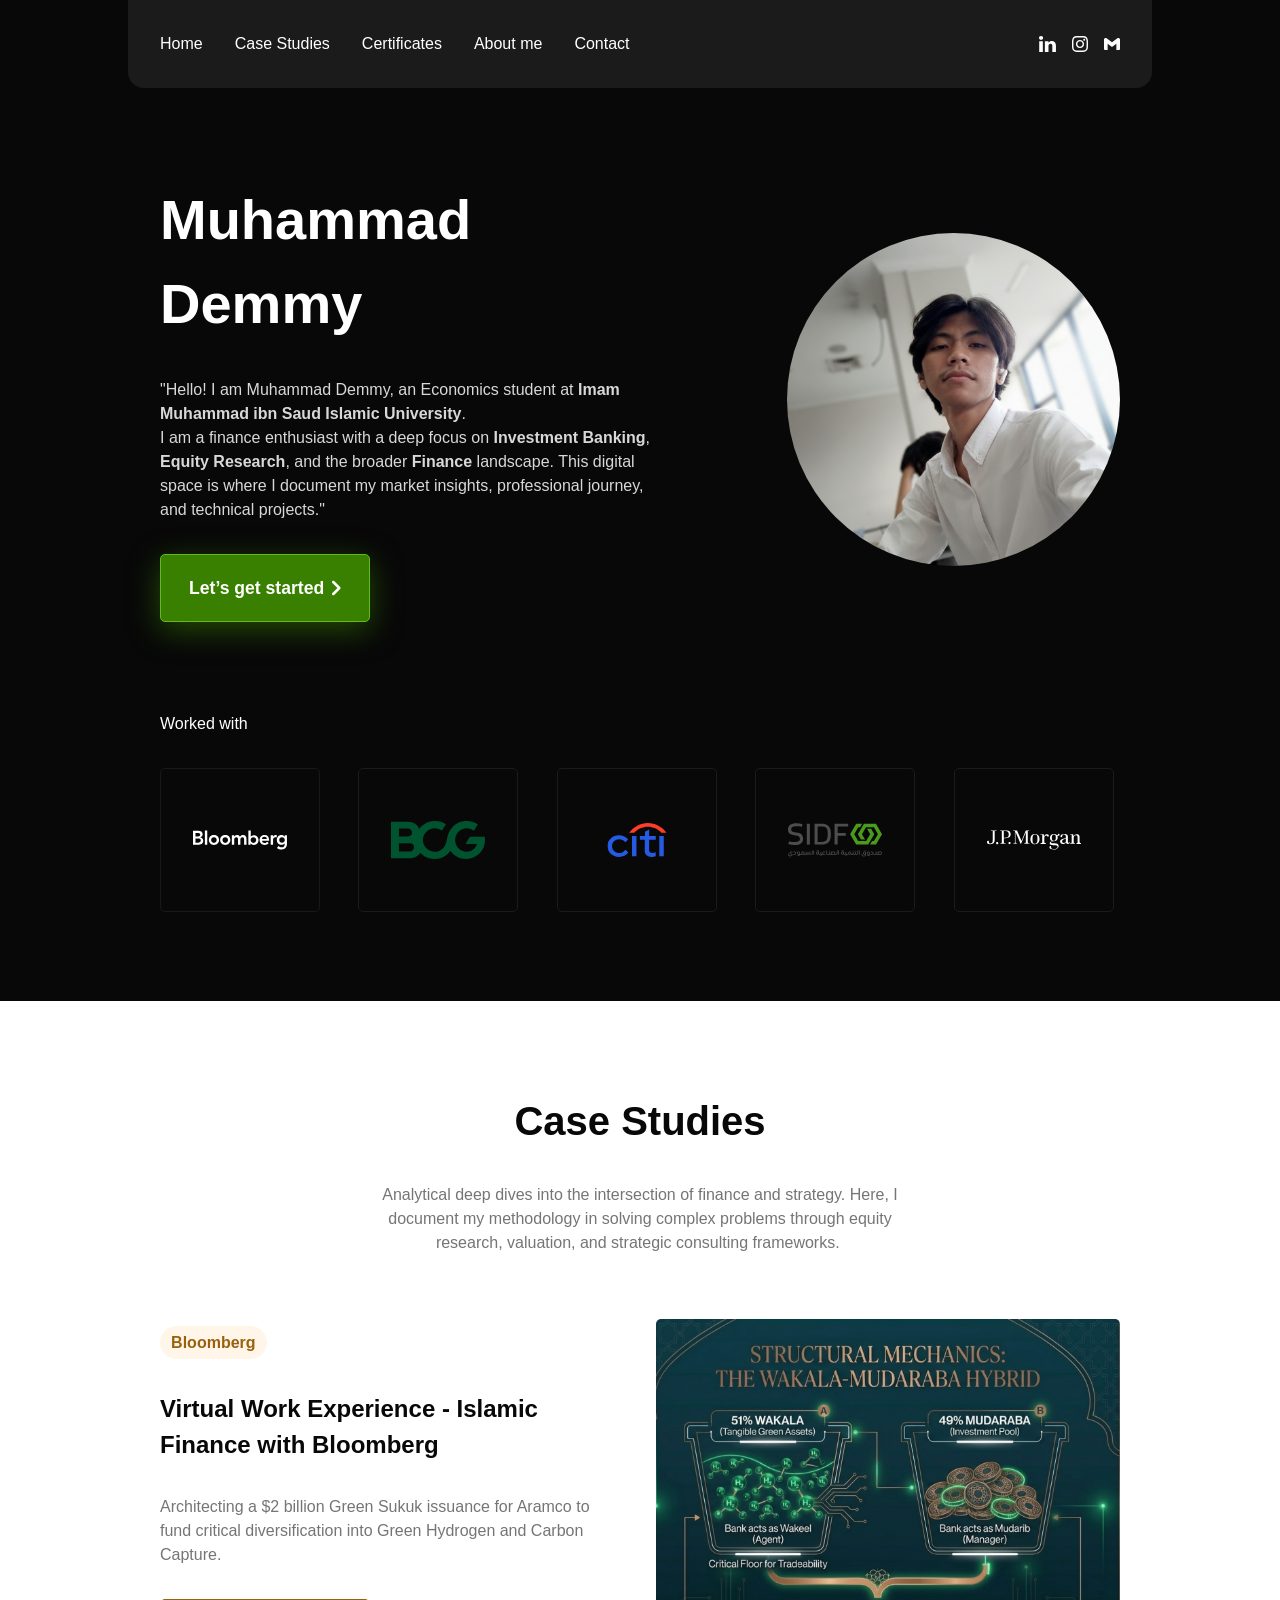
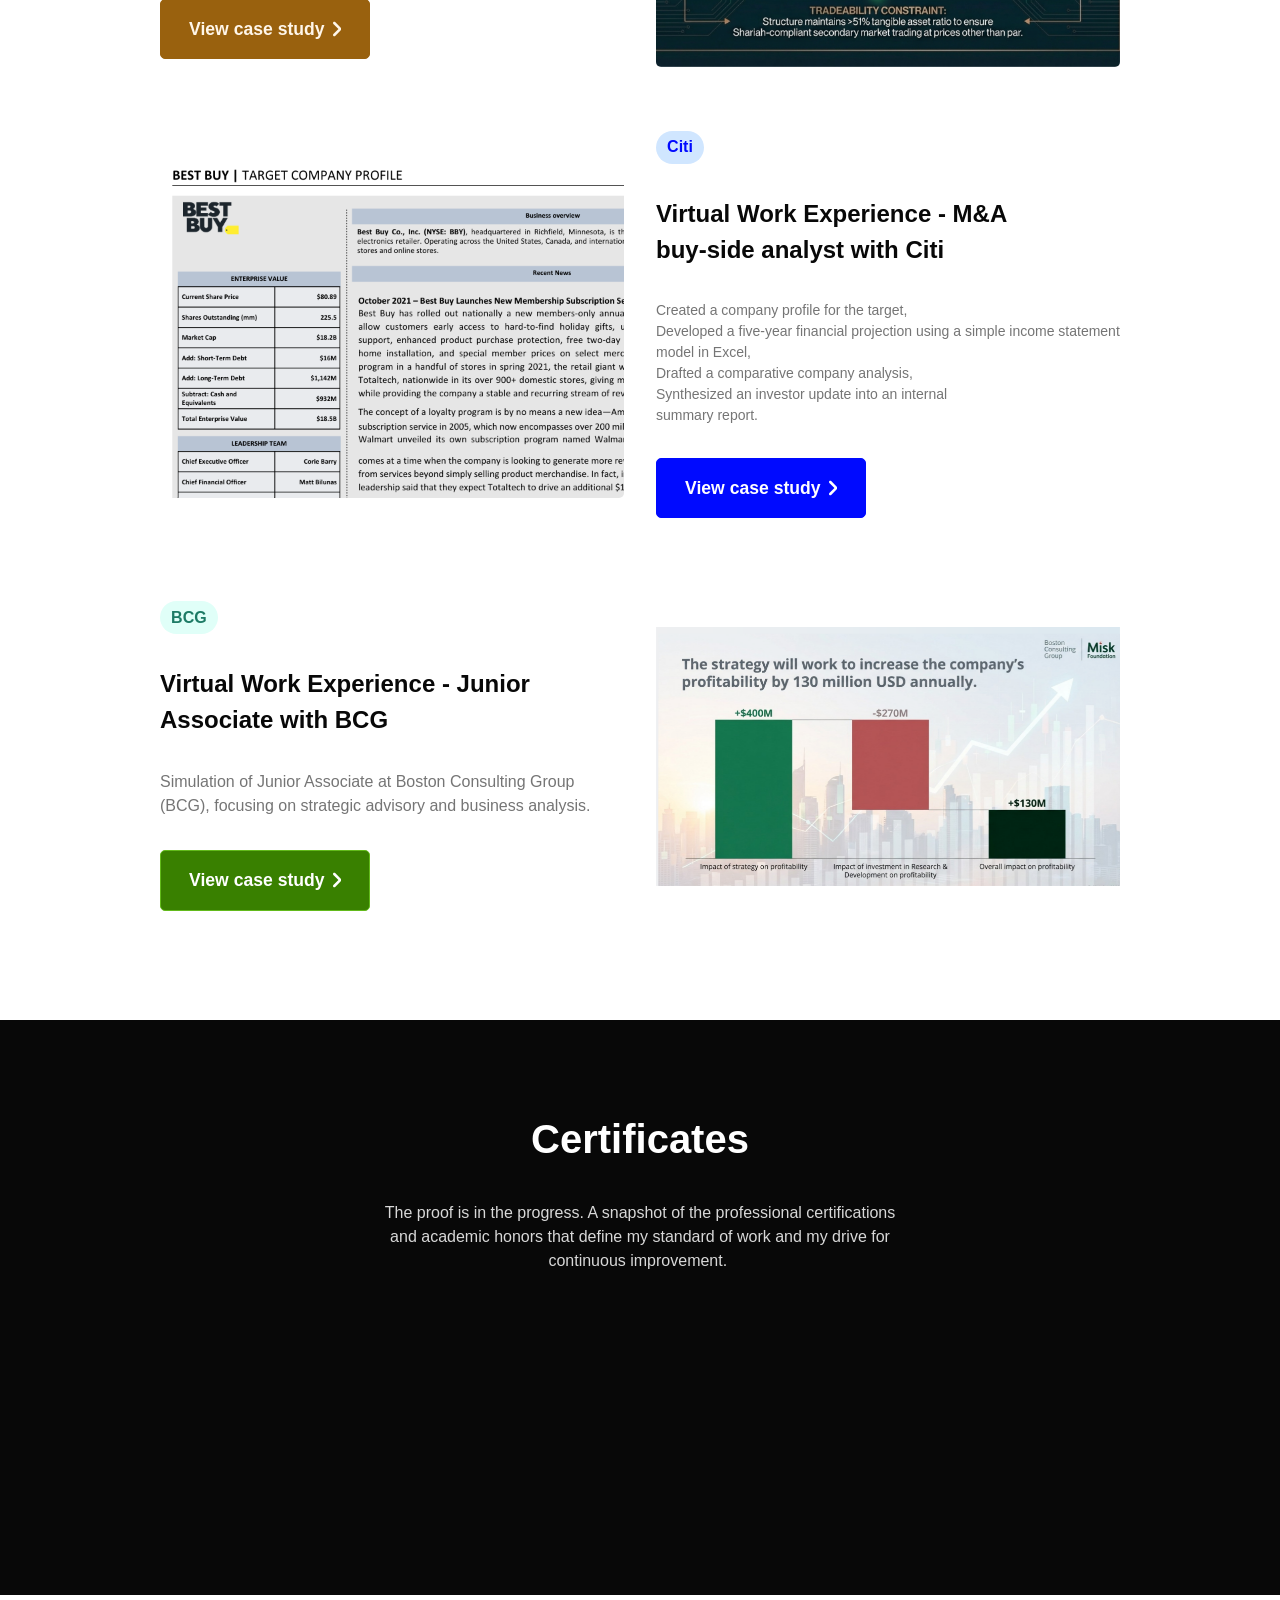
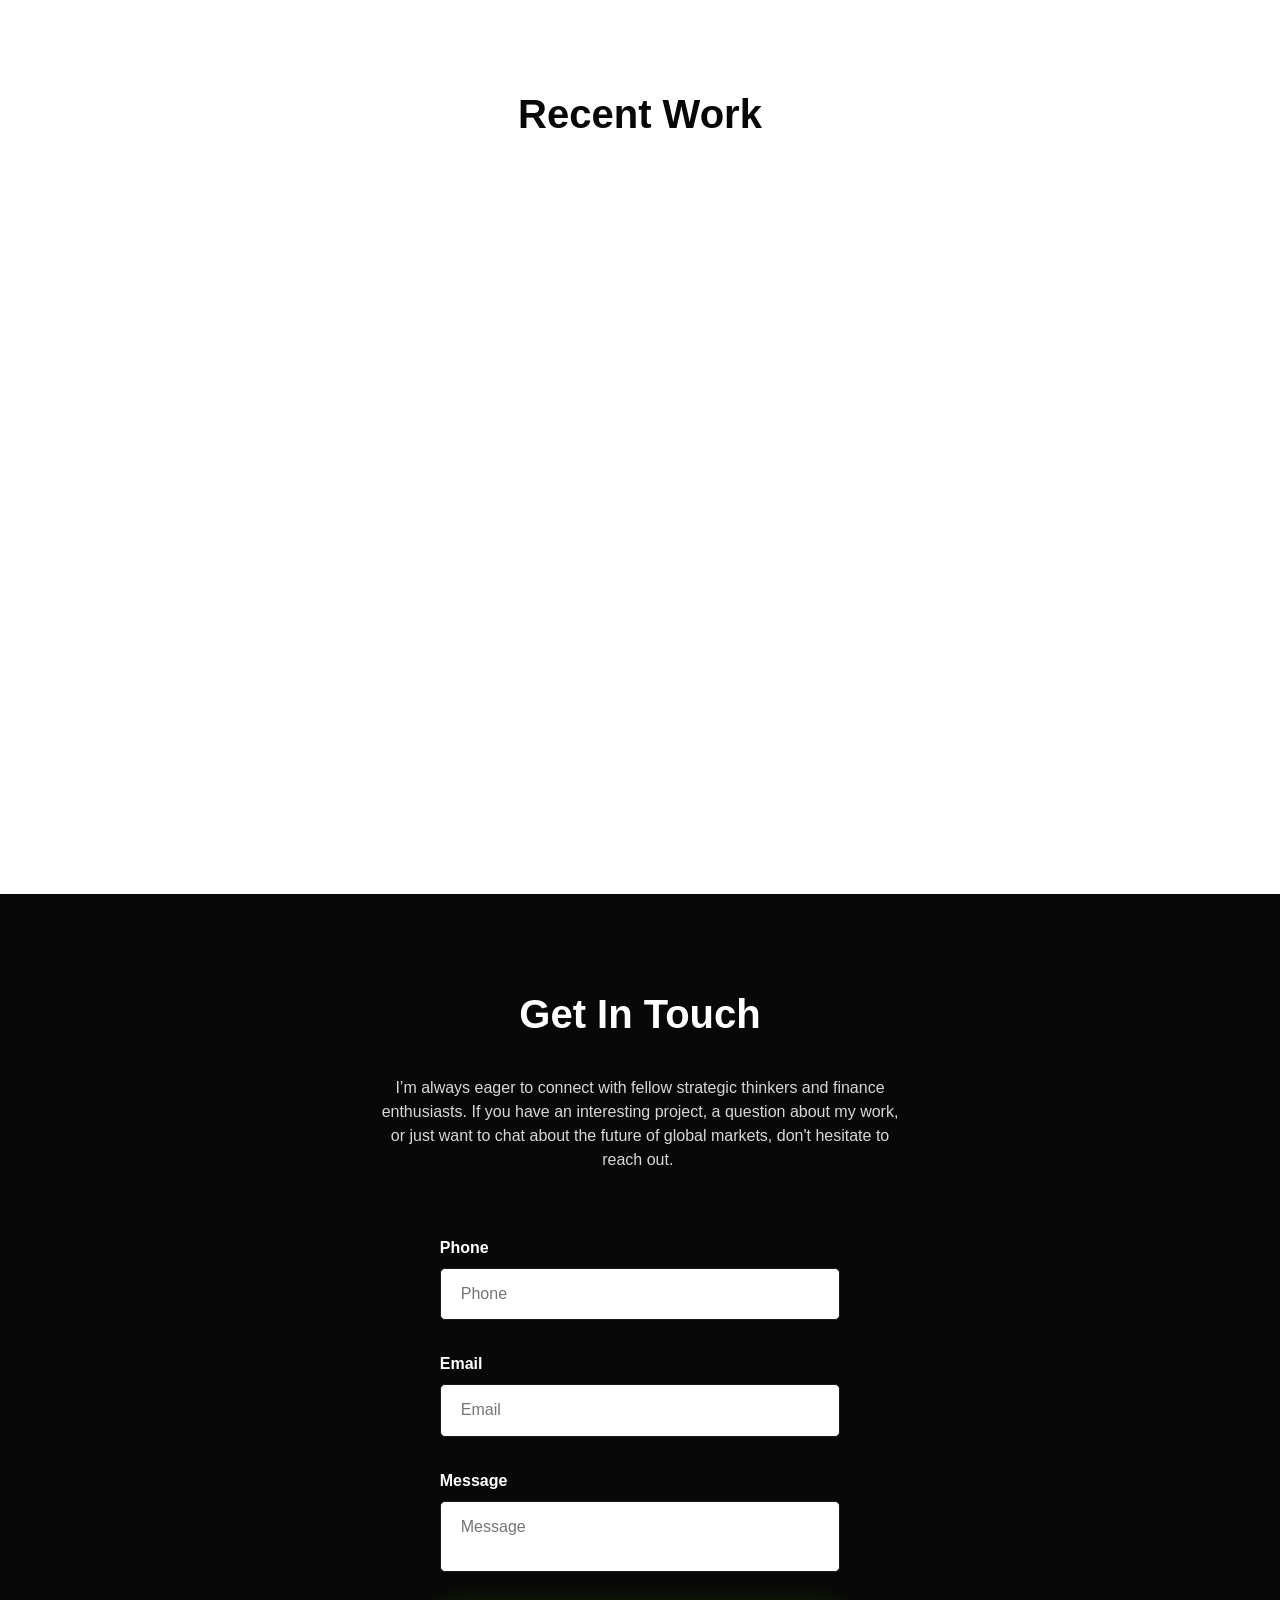
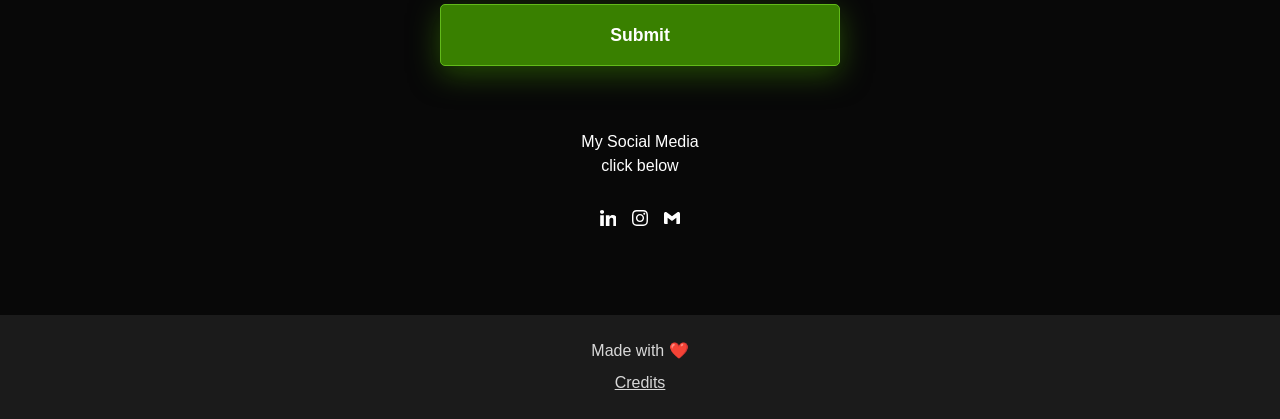
<file: index.html>
<!doctype html>
<html
  lang="en"
  data-ws-project="9b1941f8-6be0-4e41-96b1-95bf6083bc7c"
  data-ws-last-published="2026-03-26T20:56:41.097Z"
>
  <head>
    <link
      rel="stylesheet"
      type="text/css"
      href="/assets/static/app_generated_index-6937cd5a.DBzV2F5R.css"
    />
    <meta charset="UTF-8" />
    <meta name="viewport" content="width=device-width,initial-scale=1" />
    <link
      rel="preload"
      as="image"
      imagesrcset="/assets/1771074058353_(1)_esn5WtfwvxAl9UBKfPZA6.png 16w, /assets/1771074058353_(1)_esn5WtfwvxAl9UBKfPZA6.png 32w, /assets/1771074058353_(1)_esn5WtfwvxAl9UBKfPZA6.png 48w, /assets/1771074058353_(1)_esn5WtfwvxAl9UBKfPZA6.png 64w, /assets/1771074058353_(1)_esn5WtfwvxAl9UBKfPZA6.png 96w, /assets/1771074058353_(1)_esn5WtfwvxAl9UBKfPZA6.png 128w, /assets/1771074058353_(1)_esn5WtfwvxAl9UBKfPZA6.png 256w, /assets/1771074058353_(1)_esn5WtfwvxAl9UBKfPZA6.png 384w, /assets/1771074058353_(1)_esn5WtfwvxAl9UBKfPZA6.png 640w, /assets/1771074058353_(1)_esn5WtfwvxAl9UBKfPZA6.png 750w, /assets/1771074058353_(1)_esn5WtfwvxAl9UBKfPZA6.png 828w, /assets/1771074058353_(1)_esn5WtfwvxAl9UBKfPZA6.png 1080w, /assets/1771074058353_(1)_esn5WtfwvxAl9UBKfPZA6.png 1200w, /assets/1771074058353_(1)_esn5WtfwvxAl9UBKfPZA6.png 1920w, /assets/1771074058353_(1)_esn5WtfwvxAl9UBKfPZA6.png 2048w"
      imagesizes="100vw"
    />
    <link
      rel="preload"
      as="image"
      imagesrcset="/assets/idW0aSj-2M_logos_qMZ_z-3XfD2Flb_XrW3kM.svg 16w, /assets/idW0aSj-2M_logos_qMZ_z-3XfD2Flb_XrW3kM.svg 32w, /assets/idW0aSj-2M_logos_qMZ_z-3XfD2Flb_XrW3kM.svg 48w, /assets/idW0aSj-2M_logos_qMZ_z-3XfD2Flb_XrW3kM.svg 64w, /assets/idW0aSj-2M_logos_qMZ_z-3XfD2Flb_XrW3kM.svg 96w, /assets/idW0aSj-2M_logos_qMZ_z-3XfD2Flb_XrW3kM.svg 128w, /assets/idW0aSj-2M_logos_qMZ_z-3XfD2Flb_XrW3kM.svg 256w, /assets/idW0aSj-2M_logos_qMZ_z-3XfD2Flb_XrW3kM.svg 384w, /assets/idW0aSj-2M_logos_qMZ_z-3XfD2Flb_XrW3kM.svg 640w"
      imagesizes="100vw"
    />
    <link
      rel="preload"
      as="image"
      imagesrcset="/assets/idreZmKJu-_1773322600824_2kM8LJN9qjTqz0cMrdO-n.svg 16w, /assets/idreZmKJu-_1773322600824_2kM8LJN9qjTqz0cMrdO-n.svg 32w, /assets/idreZmKJu-_1773322600824_2kM8LJN9qjTqz0cMrdO-n.svg 48w, /assets/idreZmKJu-_1773322600824_2kM8LJN9qjTqz0cMrdO-n.svg 64w, /assets/idreZmKJu-_1773322600824_2kM8LJN9qjTqz0cMrdO-n.svg 96w, /assets/idreZmKJu-_1773322600824_2kM8LJN9qjTqz0cMrdO-n.svg 128w, /assets/idreZmKJu-_1773322600824_2kM8LJN9qjTqz0cMrdO-n.svg 256w, /assets/idreZmKJu-_1773322600824_2kM8LJN9qjTqz0cMrdO-n.svg 384w"
      imagesizes="100vw"
    />
    <link
      rel="preload"
      as="image"
      imagesrcset="/assets/Logo_UCxuflk0DeAph3bzKd_tf.svg 16w, /assets/Logo_UCxuflk0DeAph3bzKd_tf.svg 32w, /assets/Logo_UCxuflk0DeAph3bzKd_tf.svg 48w, /assets/Logo_UCxuflk0DeAph3bzKd_tf.svg 64w, /assets/Logo_UCxuflk0DeAph3bzKd_tf.svg 96w, /assets/Logo_UCxuflk0DeAph3bzKd_tf.svg 128w, /assets/Logo_UCxuflk0DeAph3bzKd_tf.svg 256w"
      imagesizes="100vw"
    />
    <link
      rel="preload"
      as="image"
      imagesrcset="/assets/idmEvbElmi_logos_2w7dgYt9YB-VGReywanxl.svg 16w, /assets/idmEvbElmi_logos_2w7dgYt9YB-VGReywanxl.svg 32w, /assets/idmEvbElmi_logos_2w7dgYt9YB-VGReywanxl.svg 48w, /assets/idmEvbElmi_logos_2w7dgYt9YB-VGReywanxl.svg 64w, /assets/idmEvbElmi_logos_2w7dgYt9YB-VGReywanxl.svg 96w, /assets/idmEvbElmi_logos_2w7dgYt9YB-VGReywanxl.svg 128w, /assets/idmEvbElmi_logos_2w7dgYt9YB-VGReywanxl.svg 256w, /assets/idmEvbElmi_logos_2w7dgYt9YB-VGReywanxl.svg 384w, /assets/idmEvbElmi_logos_2w7dgYt9YB-VGReywanxl.svg 640w"
      imagesizes="100vw"
    />
    <link
      rel="preload"
      as="image"
      imagesrcset="/assets/Logo_(1)_UK0z3CmCY696iUw_e8kmo.svg 16w, /assets/Logo_(1)_UK0z3CmCY696iUw_e8kmo.svg 32w, /assets/Logo_(1)_UK0z3CmCY696iUw_e8kmo.svg 48w, /assets/Logo_(1)_UK0z3CmCY696iUw_e8kmo.svg 64w, /assets/Logo_(1)_UK0z3CmCY696iUw_e8kmo.svg 96w, /assets/Logo_(1)_UK0z3CmCY696iUw_e8kmo.svg 128w, /assets/Logo_(1)_UK0z3CmCY696iUw_e8kmo.svg 256w, /assets/Logo_(1)_UK0z3CmCY696iUw_e8kmo.svg 384w, /assets/Logo_(1)_UK0z3CmCY696iUw_e8kmo.svg 640w"
      imagesizes="100vw"
    />
    <link
      rel="preload"
      as="image"
      imagesrcset="/assets/Profitability_Growth_Strategy_(3).pdf.pdf_2GRKtt44H0XVWi8aQkvzX.png 16w, /assets/Profitability_Growth_Strategy_(3).pdf.pdf_2GRKtt44H0XVWi8aQkvzX.png 32w, /assets/Profitability_Growth_Strategy_(3).pdf.pdf_2GRKtt44H0XVWi8aQkvzX.png 48w, /assets/Profitability_Growth_Strategy_(3).pdf.pdf_2GRKtt44H0XVWi8aQkvzX.png 64w, /assets/Profitability_Growth_Strategy_(3).pdf.pdf_2GRKtt44H0XVWi8aQkvzX.png 96w, /assets/Profitability_Growth_Strategy_(3).pdf.pdf_2GRKtt44H0XVWi8aQkvzX.png 128w, /assets/Profitability_Growth_Strategy_(3).pdf.pdf_2GRKtt44H0XVWi8aQkvzX.png 256w, /assets/Profitability_Growth_Strategy_(3).pdf.pdf_2GRKtt44H0XVWi8aQkvzX.png 384w, /assets/Profitability_Growth_Strategy_(3).pdf.pdf_2GRKtt44H0XVWi8aQkvzX.png 640w, /assets/Profitability_Growth_Strategy_(3).pdf.pdf_2GRKtt44H0XVWi8aQkvzX.png 750w, /assets/Profitability_Growth_Strategy_(3).pdf.pdf_2GRKtt44H0XVWi8aQkvzX.png 828w, /assets/Profitability_Growth_Strategy_(3).pdf.pdf_2GRKtt44H0XVWi8aQkvzX.png 1080w, /assets/Profitability_Growth_Strategy_(3).pdf.pdf_2GRKtt44H0XVWi8aQkvzX.png 1200w, /assets/Profitability_Growth_Strategy_(3).pdf.pdf_2GRKtt44H0XVWi8aQkvzX.png 1920w, /assets/Profitability_Growth_Strategy_(3).pdf.pdf_2GRKtt44H0XVWi8aQkvzX.png 2048w, /assets/Profitability_Growth_Strategy_(3).pdf.pdf_2GRKtt44H0XVWi8aQkvzX.png 3840w"
      imagesizes="100vw"
    />
    <link rel="icon" href="/assets/logo_r1qaJQiri6sK3rPyq-Sar.svg" />
    <meta property="og:url" content="https://url/" />
    <meta property="og:title" content="Personal Portfolio Template" />
    <meta property="og:type" content="website" />
    <meta
      name="description"
      content="Portoflio of my work and customer stories."
    />
    <meta
      property="og:description"
      content="Portoflio of my work and customer stories."
    />
    <meta
      property="og:image"
      content="/assets/personal-template-cover_h7h_s-a7B9ewj-pjH2g4Q.png"
    />
    <meta property="twitter:card" content="summary_large_image" />
    <title>Personal Portfolio Template</title>
  </head>
  <body class="w-body">
    <div class="w-box">
      <div style="display: contents">
        <div style="display: contents">
          <div class="w-html-embed">
            <style>
              * {
                /* Remove preset margins on everything so they can be applied where we want. */
                margin: 0;
                /* Make links scroll to their sections smoothly. */
                scroll-behavior: smooth;
              }
            </style>
          </div>
          <div class="w-box c1vt1fb">
            <nav
              class="w-box c1357293 c9jnjeu c5tmc3l c1ldum37 czr2pxy c155uc7w cry9bxc c1lxiyww ca4qjwu c1cdc69r clwwnvk c1kujfpy c1vfv5ml c18v2pa2 c1gut7ra cvyaqlm c5dy17i c1hsfuam c12jt7do cc3dq2t"
            >
              <div style="display: contents">
                <div style="display: contents">
                  <div
                    class="w-box cry9bxc c1qyy4dh c18v2pa2 c10zkoym ct8c5y2 c15cml01 c10x096o c1rstvfo"
                  >
                    <a
                      href="/"
                      class="w-link c1blx93c csru8nn c1hz2opz c1c9nyn co9inq6 c18nx7en c13zjl4p c135vpv5 c1qyy4dh ct02u4h cl60rel czukzo6 cb06ied"
                      >Home</a
                    ><a
                      href="/"
                      class="w-link c1blx93c csru8nn c1hz2opz c1c9nyn co9inq6 c18nx7en c13zjl4p c135vpv5 c1qyy4dh ct02u4h cl60rel czukzo6 cb06ied"
                      >Case Studies</a
                    ><a
                      href="/#testimonials"
                      class="w-link c1blx93c csru8nn c1hz2opz c1c9nyn co9inq6 c18nx7en c13zjl4p c135vpv5 c1qyy4dh ct02u4h cl60rel czukzo6 cb06ied"
                      >Certificates</a
                    ><a
                      href="/case-study#about%20me"
                      class="w-link c1blx93c csru8nn c1hz2opz c1c9nyn co9inq6 c18nx7en c13zjl4p c135vpv5 c1qyy4dh ct02u4h cl60rel czukzo6 cb06ied"
                      >About me</a
                    ><a
                      href="/#contact"
                      class="w-link c1blx93c csru8nn c1hz2opz c1c9nyn co9inq6 c18nx7en c13zjl4p c135vpv5 c1qyy4dh ct02u4h cl60rel czukzo6 cb06ied"
                      >Contact</a
                    >
                  </div>
                  <div
                    class="w-box cry9bxc ce5h5qp csadq8m c1qyy4dh ct02u4h ck3ozxv c1rstvfo c10x096o"
                  >
                    <a
                      aria-label="LinkedIn"
                      href="https://www.linkedin.com/in/muhammad-demmy"
                      class="w-link c1blx93c csru8nn c1hz2opz c1c9nyn co9inq6 c18nx7en c13zjl4p c135vpv5 c1qyy4dh ct02u4h cl60rel czukzo6 cb06ied"
                      ><div class="w-html-embed csru8nn cblpe2z c1y0z7zr">
                        <svg
                          width="100%"
                          height="100%"
                          viewBox="0 0 18 17"
                          fill="none"
                          xmlns="http://www.w3.org/2000/svg"
                        >
                          <path
                            d="M0 1.97499C0 1.40259 0.202708 0.930366 0.608108 0.558324C1.01351 0.186265 1.54055 0.000244141 2.18919 0.000244141C2.82626 0.000244141 3.34169 0.183397 3.73552 0.549738C4.14092 0.927515 4.34363 1.41976 4.34363 2.0265C4.34363 2.576 4.14672 3.0339 3.7529 3.40024C3.3475 3.77802 2.81467 3.9669 2.15444 3.9669H2.13707C1.49999 3.9669 0.984562 3.77802 0.590734 3.40024C0.196905 3.02246 0 2.54737 0 1.97499ZM0.225869 17.0002V5.52953H4.08301V17.0002H0.225869ZM6.22008 17.0002H10.0772V10.5952C10.0772 10.1945 10.1236 9.8854 10.2162 9.6679C10.3784 9.27867 10.6245 8.94954 10.9546 8.68053C11.2847 8.4115 11.6988 8.277 12.1969 8.277C13.4942 8.277 14.1429 9.1413 14.1429 10.8699V17.0002H18V10.4235C18 8.72918 17.5946 7.44417 16.7838 6.56842C15.973 5.69266 14.9016 5.25478 13.5695 5.25478C12.0753 5.25478 10.9112 5.89013 10.0772 7.16084V7.19518H10.0598L10.0772 7.16084V5.52953H6.22008C6.24324 5.89585 6.25483 7.0349 6.25483 8.94669C6.25483 10.8585 6.24324 13.543 6.22008 17.0002Z"
                            fill="currentColor"
                          ></path>
                        </svg></div></a
                    ><a
                      aria-label="Behance"
                      href="https://www.instagram.com/demmylmtd/"
                      class="w-link c1blx93c csru8nn c1hz2opz c1c9nyn co9inq6 c18nx7en c13zjl4p c135vpv5 c1qyy4dh ct02u4h cl60rel czukzo6 cb06ied"
                      ><div class="w-html-embed csru8nn cblpe2z c1y0z7zr">
                        <svg
                          width="100%"
                          height="100%"
                          viewBox="0 0 24 24"
                          fill="none"
                          xmlns="http://www.w3.org/2000/svg"
                        >
                          <path
                            d="M12 2.163c3.204 0 3.584.012 4.85.07 3.252.148 4.771 1.691 4.919 4.919.058 1.265.069 1.645.069 4.849 0 3.205-.012 3.584-.069 4.849-.149 3.225-1.664 4.771-4.919 4.919-1.266.058-1.644.07-4.85.07-3.204 0-3.584-.012-4.849-.07-3.26-.149-4.771-1.699-4.919-4.92-.058-1.265-.07-1.644-.07-4.849 0-3.204.013-3.583.07-4.849.149-3.227 1.664-4.771 4.919-4.919 1.266-.057 1.645-.069 4.849-.069zm0-2.163c-3.259 0-3.667.014-4.947.072-4.358.2-6.78 2.618-6.98 6.98-.059 1.281-.073 1.689-.073 4.948 0 3.259.014 3.668.072 4.948.2 4.358 2.618 6.78 6.98 6.98 1.281.058 1.689.072 4.948.072 3.259 0 3.668-.014 4.948-.072 4.354-.2 6.782-2.618 6.979-6.98.059-1.28.073-1.689.073-4.948 0-3.259-.014-3.667-.072-4.947-.196-4.354-2.617-6.78-6.979-6.98-1.281-.059-1.69-.073-4.949-.073zm0 5.838c-3.403 0-6.162 2.759-6.162 6.162s2.759 6.163 6.162 6.163 6.162-2.759 6.162-6.163c0-3.403-2.759-6.162-6.162-6.162zm0 10.162c-2.209 0-4-1.79-4-4 0-2.209 1.791-4 4-4s4 1.791 4 4c0 2.21-1.791 4-4 4zm6.406-11.845c-.796 0-1.441.645-1.441 1.44s.645 1.44 1.441 1.44c.795 0 1.439-.645 1.439-1.44s-.644-1.44-1.439-1.44z"
                            fill="currentColor"
                          />
                        </svg></div></a
                    ><a
                      aria-label="X/Twitter"
                      href="mailto:muhammaddemmy72@gmail.com"
                      class="w-link c1blx93c csru8nn c1hz2opz c1c9nyn co9inq6 c18nx7en c13zjl4p c135vpv5 c1qyy4dh ct02u4h cl60rel czukzo6 cb06ied"
                      ><div class="w-html-embed csru8nn cblpe2z c1y0z7zr">
                        <svg
                          width="100%"
                          height="100%"
                          viewBox="0 0 24 24"
                          fill="none"
                          xmlns="http://www.w3.org/2000/svg"
                        >
                          <path
                            d="M24 5.457v13.909c0 .904-.732 1.636-1.636 1.636h-3.819V11.73L12 16.64l-6.545-4.91v9.273H1.636A1.636 1.636 0 0 1 0 19.366V5.457c0-2.023 2.309-3.178 3.927-1.964L5.455 4.64 12 9.548l6.545-4.91 1.528-1.145C21.69 2.28 24 3.434 24 5.457z"
                            fill="currentColor"
                          />
                        </svg></div
                    ></a>
                  </div>
                </div>
              </div>
            </nav>
            <div
              data-state="closed"
              class="w-collapsible cwvpjlf cx6c9kw c174sw29 czqy8m4 ctoajn1 c10x096o c1fvno8n c18rgifh cscsz6x coh89bn"
            >
              <button
                type="button"
                aria-label="Open mobile menu"
                class="w-button c1blx93c c188j2zq c1b2tb9q c1xm4ef6 c1j33arz c1r2vfc1 ccfzz03 cub2gss cgcvr98 c1xjllne c135vpv5 ckm1y83 csru8nn c1md20bl c1e892th c1qyy4dh ct02u4h c1nouzdk c1hz2opz c1c9nyn co9inq6 c18nx7en c13zjl4p c1cb3y4c c1h3d6dm c12v7mf6 cl60rel czukzo6 cb06ied cv7lanz c1q2ekan cngthtj ckqzz7r"
                aria-controls="radix-:Rkm:"
                aria-expanded="false"
                data-state="closed"
              >
                <div class="w-html-embed">
                  <svg
                    xmlns="http://www.w3.org/2000/svg"
                    width="100%"
                    height="100%"
                    viewBox="0 0 24 24"
                    fill="none"
                    stroke="currentColor"
                    stroke-width="2"
                    stroke-linecap="round"
                    stroke-linejoin="round"
                    class="lucide lucide-menu"
                  >
                    <line x1="4" x2="20" y1="12" y2="12"></line>
                    <line x1="4" x2="20" y1="6" y2="6"></line>
                    <line x1="4" x2="20" y1="18" y2="18"></line>
                  </svg>
                </div>
              </button>
              <div
                data-state="closed"
                id="radix-:Rkm:"
                hidden=""
                data-ani="expand"
                class="w-collapsible-content"
              ></div>
            </div>
          </div>
        </div>
      </div>
      <main class="w-box">
        <section class="w-box cna0hdz c1mzb2kd c1vt1fb c1lw4ao9 c3rp5ks">
          <div
            class="w-box c1357293 c9jnjeu c5tmc3l c1ldum37 czr2pxy c155uc7w copqmak c1lfjoq7 czt6zfr cen6rs1 c109i5bh c1qyy4dh cx6c9kw c174sw29"
          >
            <div
              class="w-box cry9bxc c1lfjoq7 c16xs6ny ct02u4h c10zkoym ct8c5y2"
            >
              <h1 class="w-heading c11nr3ex c11dowh9 c1blx93c c8ys3vy">
                Muhammad Demmy
              </h1>
              <div class="w-box cwvpjlf c149s0mc">
                <img
                  alt=""
                  width="1024"
                  height="1024"
                  src="/assets/1771074058353_(1)_esn5WtfwvxAl9UBKfPZA6.png"
                  id=""
                  class="w-image c57yvzh c1nj04wn c1nitjp7 c195lvp6 c1hr6a6t"
                  sizes="100vw"
                  srcset="
                    /assets/1771074058353_(1)_esn5WtfwvxAl9UBKfPZA6.png   16w,
                    /assets/1771074058353_(1)_esn5WtfwvxAl9UBKfPZA6.png   32w,
                    /assets/1771074058353_(1)_esn5WtfwvxAl9UBKfPZA6.png   48w,
                    /assets/1771074058353_(1)_esn5WtfwvxAl9UBKfPZA6.png   64w,
                    /assets/1771074058353_(1)_esn5WtfwvxAl9UBKfPZA6.png   96w,
                    /assets/1771074058353_(1)_esn5WtfwvxAl9UBKfPZA6.png  128w,
                    /assets/1771074058353_(1)_esn5WtfwvxAl9UBKfPZA6.png  256w,
                    /assets/1771074058353_(1)_esn5WtfwvxAl9UBKfPZA6.png  384w,
                    /assets/1771074058353_(1)_esn5WtfwvxAl9UBKfPZA6.png  640w,
                    /assets/1771074058353_(1)_esn5WtfwvxAl9UBKfPZA6.png  750w,
                    /assets/1771074058353_(1)_esn5WtfwvxAl9UBKfPZA6.png  828w,
                    /assets/1771074058353_(1)_esn5WtfwvxAl9UBKfPZA6.png 1080w,
                    /assets/1771074058353_(1)_esn5WtfwvxAl9UBKfPZA6.png 1200w,
                    /assets/1771074058353_(1)_esn5WtfwvxAl9UBKfPZA6.png 1920w,
                    /assets/1771074058353_(1)_esn5WtfwvxAl9UBKfPZA6.png 2048w
                  "
                  decoding="async"
                  loading="eager"
                />
              </div>
              <p class="w-paragraph c1rco612">
                &quot;Hello! I am Muhammad Demmy, an Economics student at
                <b class="w-element"
                  >Imam Muhammad ibn Saud Islamic University</b
                >.<br />I am a finance enthusiast with a deep focus on
                <b class="w-element">Investment Banking</b>,
                <b class="w-element">Equity Research</b>, and the broader
                <b class="w-element">Finance</b> landscape. This digital space
                is where I document my market insights, professional journey,
                and technical projects.&quot;
              </p>
              <a
                class="w-link c1blx93c c188j2zq cihfpxt cb4vmi8 c1j33arz c1r2vfc1 ccfzz03 cub2gss cgcvr98 c1xjllne c135vpv5 ckm1y83 csru8nn c1md20bl c1e892th c1qyy4dh ct02u4h c1nouzdk c1hz2opz c1c9nyn co9inq6 c18nx7en c13zjl4p c1cb3y4c c1h3d6dm c12v7mf6 cl60rel czukzo6 cb06ied"
                href="#"
                ><span class="w-text">Let’s get started</span>
                <div class="w-html-embed csru8nn cblpe2z c1y0z7zr">
                  <svg
                    width="100%"
                    height="100%"
                    viewBox="0 0 6 11"
                    fill="none"
                    xmlns="http://www.w3.org/2000/svg"
                  >
                    <path
                      d="M5.63335 4.87364L1.51379 0.759206C1.16776 0.413598 0.605566 0.413598 0.259528 0.759206C-0.0865095 1.10481 -0.0865095 1.66631 0.259528 2.01191L3.75196 5.5L0.259528 8.9881C-0.0865095 9.3337 -0.0865095 9.8952 0.259528 10.2408C0.432545 10.4136 0.65957 10.5 0.886652 10.5C1.11373 10.5 1.34078 10.4136 1.51378 10.2408L5.63333 6.12637C5.97937 5.78076 5.97937 5.21927 5.63333 4.87366L5.63335 4.87364Z"
                      fill="currentColor"
                    ></path>
                  </svg></div
              ></a>
            </div>
            <div class="w-box cc3dq2t">
              <div style="display: contents">
                <div style="display: contents">
                  <img
                    alt=""
                    width="1024"
                    height="1024"
                    src="/assets/1771074058353_(1)_esn5WtfwvxAl9UBKfPZA6.png"
                    id=""
                    class="w-image c57yvzh c1nj04wn c1nitjp7 c195lvp6 c1hr6a6t"
                    sizes="100vw"
                    srcset="
                      /assets/1771074058353_(1)_esn5WtfwvxAl9UBKfPZA6.png   16w,
                      /assets/1771074058353_(1)_esn5WtfwvxAl9UBKfPZA6.png   32w,
                      /assets/1771074058353_(1)_esn5WtfwvxAl9UBKfPZA6.png   48w,
                      /assets/1771074058353_(1)_esn5WtfwvxAl9UBKfPZA6.png   64w,
                      /assets/1771074058353_(1)_esn5WtfwvxAl9UBKfPZA6.png   96w,
                      /assets/1771074058353_(1)_esn5WtfwvxAl9UBKfPZA6.png  128w,
                      /assets/1771074058353_(1)_esn5WtfwvxAl9UBKfPZA6.png  256w,
                      /assets/1771074058353_(1)_esn5WtfwvxAl9UBKfPZA6.png  384w,
                      /assets/1771074058353_(1)_esn5WtfwvxAl9UBKfPZA6.png  640w,
                      /assets/1771074058353_(1)_esn5WtfwvxAl9UBKfPZA6.png  750w,
                      /assets/1771074058353_(1)_esn5WtfwvxAl9UBKfPZA6.png  828w,
                      /assets/1771074058353_(1)_esn5WtfwvxAl9UBKfPZA6.png 1080w,
                      /assets/1771074058353_(1)_esn5WtfwvxAl9UBKfPZA6.png 1200w,
                      /assets/1771074058353_(1)_esn5WtfwvxAl9UBKfPZA6.png 1920w,
                      /assets/1771074058353_(1)_esn5WtfwvxAl9UBKfPZA6.png 2048w
                    "
                    decoding="async"
                    loading="eager"
                  />
                </div>
              </div>
            </div>
          </div>
        </section>
        <section
          id="casestudies"
          class="w-box c1fo9lv5 c1mzb2kd c1vt1fb c1lw4ao9 c3rp5ks"
        >
          <div
            class="w-box c1357293 c9jnjeu c5tmc3l c1ldum37 czr2pxy c155uc7w cry9bxc c1lfjoq7 c1v273o4 c1nn476t"
          >
            <h2 class="w-heading c160atll cn12ej2 c1blx93c c1iq8fyu c12f3mdq">
              Worked with
            </h2>
            <div
              class="w-box copqmak c10zkoym ct8c5y2 corcrpm cx6c9kw c1mpedrw c1jjfh4b c1bulmrh cehyk0s"
            >
              <img
                alt=""
                width="238"
                height="48"
                src="/assets/idW0aSj-2M_logos_qMZ_z-3XfD2Flb_XrW3kM.svg"
                class="w-image cup9vyi c1ldum37 c1n5d942 c5tmc3l ccfzz03 cub2gss cgcvr98 c1xjllne c1s9lq31 c1bkqfhr c1bt8bzx cauqto8 c1iuevan c17jj8qr c1mt98we"
                sizes="100vw"
                srcset="
                  /assets/idW0aSj-2M_logos_qMZ_z-3XfD2Flb_XrW3kM.svg  16w,
                  /assets/idW0aSj-2M_logos_qMZ_z-3XfD2Flb_XrW3kM.svg  32w,
                  /assets/idW0aSj-2M_logos_qMZ_z-3XfD2Flb_XrW3kM.svg  48w,
                  /assets/idW0aSj-2M_logos_qMZ_z-3XfD2Flb_XrW3kM.svg  64w,
                  /assets/idW0aSj-2M_logos_qMZ_z-3XfD2Flb_XrW3kM.svg  96w,
                  /assets/idW0aSj-2M_logos_qMZ_z-3XfD2Flb_XrW3kM.svg 128w,
                  /assets/idW0aSj-2M_logos_qMZ_z-3XfD2Flb_XrW3kM.svg 256w,
                  /assets/idW0aSj-2M_logos_qMZ_z-3XfD2Flb_XrW3kM.svg 384w,
                  /assets/idW0aSj-2M_logos_qMZ_z-3XfD2Flb_XrW3kM.svg 640w
                "
                decoding="async"
                loading="eager"
              /><img
                alt=""
                width="178"
                height="72"
                src="/assets/idreZmKJu-_1773322600824_2kM8LJN9qjTqz0cMrdO-n.svg"
                class="w-image cup9vyi c1ldum37 c1n5d942 c5tmc3l ccfzz03 cub2gss cgcvr98 c1xjllne c1s9lq31 c1bkqfhr c181q040 cauqto8 c1f64byh cob4r9p ch7qzpx c8x4o7e c1b60xtq c1axiq05 c17p6h4l c17jj8qr c1mt98we"
                sizes="100vw"
                srcset="
                  /assets/idreZmKJu-_1773322600824_2kM8LJN9qjTqz0cMrdO-n.svg  16w,
                  /assets/idreZmKJu-_1773322600824_2kM8LJN9qjTqz0cMrdO-n.svg  32w,
                  /assets/idreZmKJu-_1773322600824_2kM8LJN9qjTqz0cMrdO-n.svg  48w,
                  /assets/idreZmKJu-_1773322600824_2kM8LJN9qjTqz0cMrdO-n.svg  64w,
                  /assets/idreZmKJu-_1773322600824_2kM8LJN9qjTqz0cMrdO-n.svg  96w,
                  /assets/idreZmKJu-_1773322600824_2kM8LJN9qjTqz0cMrdO-n.svg 128w,
                  /assets/idreZmKJu-_1773322600824_2kM8LJN9qjTqz0cMrdO-n.svg 256w,
                  /assets/idreZmKJu-_1773322600824_2kM8LJN9qjTqz0cMrdO-n.svg 384w
                "
                decoding="async"
                loading="eager"
              /><img
                alt=""
                width="89"
                height="89"
                src="/assets/Logo_UCxuflk0DeAph3bzKd_tf.svg"
                class="w-image cup9vyi c1ldum37 c1n5d942 c5tmc3l ccfzz03 cub2gss cgcvr98 c1xjllne c1s9lq31 c1bkqfhr c181q040 c17p6h4l c17jj8qr c1mt98we"
                sizes="100vw"
                srcset="
                  /assets/Logo_UCxuflk0DeAph3bzKd_tf.svg  16w,
                  /assets/Logo_UCxuflk0DeAph3bzKd_tf.svg  32w,
                  /assets/Logo_UCxuflk0DeAph3bzKd_tf.svg  48w,
                  /assets/Logo_UCxuflk0DeAph3bzKd_tf.svg  64w,
                  /assets/Logo_UCxuflk0DeAph3bzKd_tf.svg  96w,
                  /assets/Logo_UCxuflk0DeAph3bzKd_tf.svg 128w,
                  /assets/Logo_UCxuflk0DeAph3bzKd_tf.svg 256w
                "
                decoding="async"
                loading="eager"
              /><img
                alt=""
                width="300"
                height="109"
                src="/assets/idmEvbElmi_logos_2w7dgYt9YB-VGReywanxl.svg"
                class="w-image cup9vyi c1ldum37 c1n5d942 c5tmc3l ccfzz03 cub2gss cgcvr98 c1xjllne c1s9lq31 c1bkqfhr c181q040 c17p6h4l c17jj8qr c1mt98we"
                sizes="100vw"
                srcset="
                  /assets/idmEvbElmi_logos_2w7dgYt9YB-VGReywanxl.svg  16w,
                  /assets/idmEvbElmi_logos_2w7dgYt9YB-VGReywanxl.svg  32w,
                  /assets/idmEvbElmi_logos_2w7dgYt9YB-VGReywanxl.svg  48w,
                  /assets/idmEvbElmi_logos_2w7dgYt9YB-VGReywanxl.svg  64w,
                  /assets/idmEvbElmi_logos_2w7dgYt9YB-VGReywanxl.svg  96w,
                  /assets/idmEvbElmi_logos_2w7dgYt9YB-VGReywanxl.svg 128w,
                  /assets/idmEvbElmi_logos_2w7dgYt9YB-VGReywanxl.svg 256w,
                  /assets/idmEvbElmi_logos_2w7dgYt9YB-VGReywanxl.svg 384w,
                  /assets/idmEvbElmi_logos_2w7dgYt9YB-VGReywanxl.svg 640w
                "
                decoding="async"
                loading="eager"
              /><img
                alt=""
                width="265"
                height="54"
                src="/assets/Logo_(1)_UK0z3CmCY696iUw_e8kmo.svg"
                class="w-image cup9vyi c1ldum37 c1n5d942 c5tmc3l ccfzz03 cub2gss cgcvr98 c1xjllne c1s9lq31 c1bkqfhr c1bt8bzx c17p6h4l c17jj8qr c1mt98we"
                sizes="100vw"
                srcset="
                  /assets/Logo_(1)_UK0z3CmCY696iUw_e8kmo.svg  16w,
                  /assets/Logo_(1)_UK0z3CmCY696iUw_e8kmo.svg  32w,
                  /assets/Logo_(1)_UK0z3CmCY696iUw_e8kmo.svg  48w,
                  /assets/Logo_(1)_UK0z3CmCY696iUw_e8kmo.svg  64w,
                  /assets/Logo_(1)_UK0z3CmCY696iUw_e8kmo.svg  96w,
                  /assets/Logo_(1)_UK0z3CmCY696iUw_e8kmo.svg 128w,
                  /assets/Logo_(1)_UK0z3CmCY696iUw_e8kmo.svg 256w,
                  /assets/Logo_(1)_UK0z3CmCY696iUw_e8kmo.svg 384w,
                  /assets/Logo_(1)_UK0z3CmCY696iUw_e8kmo.svg 640w
                "
                decoding="async"
                loading="eager"
              />
            </div>
          </div>
        </section>
        <section id="casestudies" class="w-box cna0hdz c1mzb2kd">
          <div
            class="w-box c1357293 c9jnjeu c5tmc3l c1ldum37 czr2pxy c155uc7w cry9bxc c1lfjoq7 ca4qjwu c1cdc69r"
          >
            <div
              class="w-box cry9bxc c1qyy4dh ct02u4h c1z0l37u c1ml0hr7 c1lfjoq7 c1qom380 c1rco612 c9jnjeu c1357293"
            >
              <h2 class="w-heading c1dxq9cf c11dowh9 c12y6bqh c8ys3vy c1qom380">
                Case Studies
              </h2>
              <p class="w-paragraph c1qom380">
                Analytical deep dives into the intersection of finance and
                strategy. Here, I document my methodology in solving complex
                problems through equity research, valuation, and strategic
                consulting frameworks.
              </p>
            </div>
            <div class="w-box cry9bxc c1lfjoq7 c1s46o9r cdczzub">
              <div
                class="w-box cid3fxx copqmak c1lxiyww c10zkoym ct8c5y2 c18v2pa2 c1qyy4dh c1f64byh cx6c9kw c13vvg1g"
              >
                <div
                  data-ani="slide-right"
                  class="w-box cry9bxc c1lfjoq7 c10zkoym ct8c5y2 ct02u4h c1mcu1jn c16xs6ny"
                >
                  <div
                    class="w-box cry9bxc c1lfjoq7 c1z0l37u c1ml0hr7 c16xs6ny c1wt8a7g"
                  >
                    <div
                      class="w-text cvc0hul c1qjiiz2 c1911kcz cif7xwi crezeol cy9kb2v cu385pj cvghewe cfzf927 c1noknrj c11dowh9"
                    >
                      Bloomberg
                    </div>
                    <h3 class="w-heading cuoke4w c11dowh9 c12y6bqh c8ys3vy">
                      Virtual Work Experience - Islamic Finance with Bloomberg
                    </h3>
                    <p class="w-paragraph">
                      Architecting a $2 billion Green Sukuk issuance for Aramco
                      to fund critical diversification into Green Hydrogen and
                      Carbon Capture.
                    </p>
                  </div>
                  <div class="w-box">
                    <a
                      class="w-link ci1jugp c122i84r c1b2tb9q c1xm4ef6 c1j33arz c1r2vfc1 ccfzz03 cub2gss cgcvr98 c1xjllne c135vpv5 caafw5v csru8nn c1md20bl c1e892th c1qyy4dh ct02u4h c1nouzdk c1hz2opz c1c9nyn co9inq6 c18nx7en c13zjl4p c1cb3y4c c1h3d6dm cm6idqo cl60rel czukzo6 cb06ied"
                      href="#"
                      ><span class="w-text">View case study</span>
                      <div class="w-html-embed csru8nn cblpe2z c1y0z7zr">
                        <svg
                          width="100%"
                          height="100%"
                          viewBox="0 0 6 11"
                          fill="none"
                          xmlns="http://www.w3.org/2000/svg"
                        >
                          <path
                            d="M5.63335 4.87364L1.51379 0.759206C1.16776 0.413598 0.605566 0.413598 0.259528 0.759206C-0.0865095 1.10481 -0.0865095 1.66631 0.259528 2.01191L3.75196 5.5L0.259528 8.9881C-0.0865095 9.3337 -0.0865095 9.8952 0.259528 10.2408C0.432545 10.4136 0.65957 10.5 0.886652 10.5C1.11373 10.5 1.34078 10.4136 1.51378 10.2408L5.63333 6.12637C5.97937 5.78076 5.97937 5.21927 5.63333 4.87366L5.63335 4.87364Z"
                            fill="currentColor"
                          ></path>
                        </svg></div
                    ></a>
                  </div>
                </div>
                <div data-ani="slide-left" class="w-box">
                  <img
                    alt=""
                    width="1834"
                    height="1024"
                    src="/assets/Final_Task.pdf_dEfi3qBhwNMY7W27Twi-Q.png"
                    class="w-image cr8yqfm c1ufwdzl c5blvcv cml0h3f crf3ls2 c1gxuxwl c60v3ul"
                    sizes="100vw"
                    srcset="
                      /assets/Final_Task.pdf_dEfi3qBhwNMY7W27Twi-Q.png   16w,
                      /assets/Final_Task.pdf_dEfi3qBhwNMY7W27Twi-Q.png   32w,
                      /assets/Final_Task.pdf_dEfi3qBhwNMY7W27Twi-Q.png   48w,
                      /assets/Final_Task.pdf_dEfi3qBhwNMY7W27Twi-Q.png   64w,
                      /assets/Final_Task.pdf_dEfi3qBhwNMY7W27Twi-Q.png   96w,
                      /assets/Final_Task.pdf_dEfi3qBhwNMY7W27Twi-Q.png  128w,
                      /assets/Final_Task.pdf_dEfi3qBhwNMY7W27Twi-Q.png  256w,
                      /assets/Final_Task.pdf_dEfi3qBhwNMY7W27Twi-Q.png  384w,
                      /assets/Final_Task.pdf_dEfi3qBhwNMY7W27Twi-Q.png  640w,
                      /assets/Final_Task.pdf_dEfi3qBhwNMY7W27Twi-Q.png  750w,
                      /assets/Final_Task.pdf_dEfi3qBhwNMY7W27Twi-Q.png  828w,
                      /assets/Final_Task.pdf_dEfi3qBhwNMY7W27Twi-Q.png 1080w,
                      /assets/Final_Task.pdf_dEfi3qBhwNMY7W27Twi-Q.png 1200w,
                      /assets/Final_Task.pdf_dEfi3qBhwNMY7W27Twi-Q.png 1920w,
                      /assets/Final_Task.pdf_dEfi3qBhwNMY7W27Twi-Q.png 2048w,
                      /assets/Final_Task.pdf_dEfi3qBhwNMY7W27Twi-Q.png 3840w
                    "
                    decoding="async"
                    loading="lazy"
                  />
                </div>
              </div>
              <div
                class="w-box cid3fxx copqmak c1lxiyww c10zkoym ct8c5y2 c18v2pa2 c1qyy4dh c1f64byh cx6c9kw c174sw29"
              >
                <div data-ani="slide-right" class="w-box">
                  <img
                    alt=""
                    width="960"
                    height="720"
                    src="/assets/Task_1_Model_Answer_(3)_copy.pdf_H1sy8EBXkN7tLnwWoTB0K.png"
                    class="w-image cr8yqfm c1ufwdzl c5blvcv cml0h3f crf3ls2 c7owlcj c8wtpzo"
                    sizes="100vw"
                    srcset="
                      /assets/Task_1_Model_Answer_(3)_copy.pdf_H1sy8EBXkN7tLnwWoTB0K.png   16w,
                      /assets/Task_1_Model_Answer_(3)_copy.pdf_H1sy8EBXkN7tLnwWoTB0K.png   32w,
                      /assets/Task_1_Model_Answer_(3)_copy.pdf_H1sy8EBXkN7tLnwWoTB0K.png   48w,
                      /assets/Task_1_Model_Answer_(3)_copy.pdf_H1sy8EBXkN7tLnwWoTB0K.png   64w,
                      /assets/Task_1_Model_Answer_(3)_copy.pdf_H1sy8EBXkN7tLnwWoTB0K.png   96w,
                      /assets/Task_1_Model_Answer_(3)_copy.pdf_H1sy8EBXkN7tLnwWoTB0K.png  128w,
                      /assets/Task_1_Model_Answer_(3)_copy.pdf_H1sy8EBXkN7tLnwWoTB0K.png  256w,
                      /assets/Task_1_Model_Answer_(3)_copy.pdf_H1sy8EBXkN7tLnwWoTB0K.png  384w,
                      /assets/Task_1_Model_Answer_(3)_copy.pdf_H1sy8EBXkN7tLnwWoTB0K.png  640w,
                      /assets/Task_1_Model_Answer_(3)_copy.pdf_H1sy8EBXkN7tLnwWoTB0K.png  750w,
                      /assets/Task_1_Model_Answer_(3)_copy.pdf_H1sy8EBXkN7tLnwWoTB0K.png  828w,
                      /assets/Task_1_Model_Answer_(3)_copy.pdf_H1sy8EBXkN7tLnwWoTB0K.png 1080w,
                      /assets/Task_1_Model_Answer_(3)_copy.pdf_H1sy8EBXkN7tLnwWoTB0K.png 1200w,
                      /assets/Task_1_Model_Answer_(3)_copy.pdf_H1sy8EBXkN7tLnwWoTB0K.png 1920w
                    "
                    decoding="async"
                    loading="lazy"
                  />
                </div>
                <div
                  data-ani="slide-left"
                  class="w-box cry9bxc c1lfjoq7 c10zkoym ct8c5y2 ct02u4h c1mcu1jn c16xs6ny"
                >
                  <div
                    class="w-box cry9bxc c1lfjoq7 c1z0l37u c1ml0hr7 c16xs6ny c1wt8a7g"
                  >
                    <div
                      class="w-text c1f4ds52 cy10lev c1911kcz cif7xwi crezeol cy9kb2v cu385pj cvghewe cfzf927 c1noknrj c11dowh9"
                    >
                      Citi
                    </div>
                    <h3 class="w-heading cuoke4w c11dowh9 c12y6bqh c8ys3vy">
                      Virtual Work Experience - M&amp;A <br />buy-side analyst
                      with Citi
                    </h3>
                    <p class="w-paragraph cj19xlp">
                      Created a company profile for the target,<br />Developed a
                      five-year financial projection using a simple income
                      statement model in Excel,<br />Drafted a comparative
                      company analysis,<br />Synthesized an investor update into
                      an internal <br />summary report.
                    </p>
                  </div>
                  <div class="w-box">
                    <a
                      class="w-link c1blx93c c1u9vug2 c1b2tb9q c1xm4ef6 c1j33arz c1r2vfc1 ccfzz03 cub2gss cgcvr98 c1xjllne c135vpv5 caafw5v csru8nn c1md20bl c1e892th c1qyy4dh ct02u4h c1nouzdk c1hz2opz c1c9nyn co9inq6 c18nx7en c13zjl4p c1cb3y4c c1h3d6dm c5nr124 cl60rel czukzo6 cb06ied"
                      href="#"
                      ><span class="w-text">View case study</span>
                      <div class="w-html-embed csru8nn cblpe2z c1y0z7zr">
                        <svg
                          width="100%"
                          height="100%"
                          viewBox="0 0 6 11"
                          fill="none"
                          xmlns="http://www.w3.org/2000/svg"
                        >
                          <path
                            d="M5.63335 4.87364L1.51379 0.759206C1.16776 0.413598 0.605566 0.413598 0.259528 0.759206C-0.0865095 1.10481 -0.0865095 1.66631 0.259528 2.01191L3.75196 5.5L0.259528 8.9881C-0.0865095 9.3337 -0.0865095 9.8952 0.259528 10.2408C0.432545 10.4136 0.65957 10.5 0.886652 10.5C1.11373 10.5 1.34078 10.4136 1.51378 10.2408L5.63333 6.12637C5.97937 5.78076 5.97937 5.21927 5.63333 4.87366L5.63335 4.87364Z"
                            fill="currentColor"
                          ></path>
                        </svg></div
                    ></a>
                  </div>
                </div>
              </div>
              <div
                class="w-box cid3fxx copqmak c1lxiyww c10zkoym ct8c5y2 c18v2pa2 c1qyy4dh c1f64byh cx6c9kw c13vvg1g"
              >
                <div
                  data-ani="slide-right"
                  class="w-box cry9bxc c1lfjoq7 c10zkoym ct8c5y2 ct02u4h c1mcu1jn c16xs6ny"
                >
                  <div
                    class="w-box cry9bxc c1lfjoq7 c1z0l37u c1ml0hr7 c16xs6ny c1wt8a7g"
                  >
                    <div
                      class="w-text c1j31418 c1nowve7 c1911kcz cif7xwi crezeol cy9kb2v cu385pj cvghewe cfzf927 c1noknrj c11dowh9"
                    >
                      BCG
                    </div>
                    <h3 class="w-heading cuoke4w c11dowh9 c12y6bqh c8ys3vy">
                      Virtual Work Experience - Junior Associate with BCG
                    </h3>
                    <p class="w-paragraph">
                      Simulation of Junior Associate at Boston Consulting Group
                      (BCG), focusing on strategic advisory and business
                      analysis.
                    </p>
                  </div>
                  <div class="w-box">
                    <a
                      class="w-link c1blx93c c188j2zq c1b2tb9q c1xm4ef6 c1j33arz c1r2vfc1 ccfzz03 cub2gss cgcvr98 c1xjllne c135vpv5 caafw5v csru8nn c1md20bl c1e892th c1qyy4dh ct02u4h c1nouzdk c1hz2opz c1c9nyn co9inq6 c18nx7en c13zjl4p c1cb3y4c c1h3d6dm c12v7mf6 cl60rel czukzo6 cb06ied"
                      href="#"
                      ><span class="w-text">View case study</span>
                      <div class="w-html-embed csru8nn cblpe2z c1y0z7zr">
                        <svg
                          width="100%"
                          height="100%"
                          viewBox="0 0 6 11"
                          fill="none"
                          xmlns="http://www.w3.org/2000/svg"
                        >
                          <path
                            d="M5.63335 4.87364L1.51379 0.759206C1.16776 0.413598 0.605566 0.413598 0.259528 0.759206C-0.0865095 1.10481 -0.0865095 1.66631 0.259528 2.01191L3.75196 5.5L0.259528 8.9881C-0.0865095 9.3337 -0.0865095 9.8952 0.259528 10.2408C0.432545 10.4136 0.65957 10.5 0.886652 10.5C1.11373 10.5 1.34078 10.4136 1.51378 10.2408L5.63333 6.12637C5.97937 5.78076 5.97937 5.21927 5.63333 4.87366L5.63335 4.87364Z"
                            fill="currentColor"
                          ></path>
                        </svg></div
                    ></a>
                  </div>
                </div>
                <div data-ani="slide-left" class="w-box">
                  <img
                    alt=""
                    width="1834"
                    height="1024"
                    src="/assets/Profitability_Growth_Strategy_(3).pdf.pdf_2GRKtt44H0XVWi8aQkvzX.png"
                    class="w-image cr8yqfm c1ufwdzl c5blvcv cml0h3f crf3ls2 c19v6zpy c57idyp c150vpwe c22g687"
                    sizes="100vw"
                    srcset="
                      /assets/Profitability_Growth_Strategy_(3).pdf.pdf_2GRKtt44H0XVWi8aQkvzX.png   16w,
                      /assets/Profitability_Growth_Strategy_(3).pdf.pdf_2GRKtt44H0XVWi8aQkvzX.png   32w,
                      /assets/Profitability_Growth_Strategy_(3).pdf.pdf_2GRKtt44H0XVWi8aQkvzX.png   48w,
                      /assets/Profitability_Growth_Strategy_(3).pdf.pdf_2GRKtt44H0XVWi8aQkvzX.png   64w,
                      /assets/Profitability_Growth_Strategy_(3).pdf.pdf_2GRKtt44H0XVWi8aQkvzX.png   96w,
                      /assets/Profitability_Growth_Strategy_(3).pdf.pdf_2GRKtt44H0XVWi8aQkvzX.png  128w,
                      /assets/Profitability_Growth_Strategy_(3).pdf.pdf_2GRKtt44H0XVWi8aQkvzX.png  256w,
                      /assets/Profitability_Growth_Strategy_(3).pdf.pdf_2GRKtt44H0XVWi8aQkvzX.png  384w,
                      /assets/Profitability_Growth_Strategy_(3).pdf.pdf_2GRKtt44H0XVWi8aQkvzX.png  640w,
                      /assets/Profitability_Growth_Strategy_(3).pdf.pdf_2GRKtt44H0XVWi8aQkvzX.png  750w,
                      /assets/Profitability_Growth_Strategy_(3).pdf.pdf_2GRKtt44H0XVWi8aQkvzX.png  828w,
                      /assets/Profitability_Growth_Strategy_(3).pdf.pdf_2GRKtt44H0XVWi8aQkvzX.png 1080w,
                      /assets/Profitability_Growth_Strategy_(3).pdf.pdf_2GRKtt44H0XVWi8aQkvzX.png 1200w,
                      /assets/Profitability_Growth_Strategy_(3).pdf.pdf_2GRKtt44H0XVWi8aQkvzX.png 1920w,
                      /assets/Profitability_Growth_Strategy_(3).pdf.pdf_2GRKtt44H0XVWi8aQkvzX.png 2048w,
                      /assets/Profitability_Growth_Strategy_(3).pdf.pdf_2GRKtt44H0XVWi8aQkvzX.png 3840w
                    "
                    decoding="async"
                    loading="eager"
                  />
                </div>
              </div>
            </div>
          </div>
        </section>
        <section
          id="testimonials"
          class="w-box cna0hdz c1mzb2kd c1vt1fb c1lw4ao9 c3rp5ks"
        >
          <div
            class="w-box c1357293 c9jnjeu c5tmc3l c1ldum37 czr2pxy c155uc7w cry9bxc c1lfjoq7 ca4qjwu c1cdc69r"
          >
            <div
              class="w-box cry9bxc c1qyy4dh ct02u4h c1z0l37u c1ml0hr7 c1lfjoq7 c1qom380 c1rco612 c9jnjeu c1357293"
            >
              <h2 class="w-heading c1dxq9cf c11dowh9 c1blx93c c8ys3vy">
                Certificates
              </h2>
              <p class="w-paragraph">
                The proof is in the progress. A snapshot of the professional
                certifications and academic honors that define my standard of
                work and my drive for continuous improvement.
              </p>
            </div>
            <div
              data-ani-children="true"
              data-ani-progress="slide-up"
              class="w-box copqmak c10zkoym ct8c5y2 c1f64byh cx6c9kw c174sw29"
            >
              <div
                class="w-box cr8yqfm c1ufwdzl c5blvcv cml0h3f cavd3zn c1nq45hp czjsrhv c1di64f2 c1ru090q cujxabw c119suh8 cnqbj7z cry9bxc c1lfjoq7 c16xs6ny c1wt8a7g c1z0l37u c1ml0hr7 cglkhmz c97dlol c1t5a35i"
              ></div>
              <div
                class="w-box cr8yqfm c1ufwdzl c5blvcv cml0h3f cavd3zn c1nq45hp czjsrhv c1di64f2 c1ru090q cujxabw c119suh8 cnqbj7z cry9bxc c1lfjoq7 c16xs6ny c1wt8a7g c1z0l37u c1ml0hr7 cglkhmz c97dlol c1t5a35i"
              ></div>
              <div
                class="w-box cr8yqfm c1ufwdzl c5blvcv cml0h3f cavd3zn c1nq45hp czjsrhv c1di64f2 c1ru090q cujxabw c119suh8 cnqbj7z cry9bxc c1lfjoq7 c16xs6ny c1wt8a7g c1z0l37u c1ml0hr7 cglkhmz c97dlol c1t5a35i"
              ></div>
              <div
                class="w-box cr8yqfm c1ufwdzl c5blvcv cml0h3f cavd3zn c1nq45hp czjsrhv c1di64f2 c1ru090q cujxabw c119suh8 cnqbj7z cry9bxc c1lfjoq7 c16xs6ny c1wt8a7g c1z0l37u c1ml0hr7 cglkhmz c97dlol c1t5a35i"
              ></div>
            </div>
          </div>
        </section>
        <section id="projects" class="w-box cna0hdz c1mzb2kd">
          <div
            class="w-box c1357293 c9jnjeu c5tmc3l c1ldum37 czr2pxy c155uc7w cry9bxc c1lfjoq7 ca4qjwu c1cdc69r"
          >
            <div
              class="w-box cry9bxc c1qyy4dh ct02u4h c1z0l37u c1ml0hr7 c1lfjoq7 c1qom380 c1rco612 c9jnjeu c1357293"
            >
              <h2 class="w-heading c1dxq9cf c11dowh9 c12y6bqh c8ys3vy c1qom380">
                Recent Work
              </h2>
            </div>
            <div
              data-ani-children="true"
              data-ani-progress="slide-up"
              class="w-box copqmak c10zkoym ct8c5y2 c1f64byh cx6c9kw c174sw29"
            >
              <div
                class="w-box cid3fxx cry9bxc c1lfjoq7 c10zkoym ct8c5y2 c18v2pa2 c16xs6ny"
              >
                <div class="w-box">
                  <img
                    alt="Laptop on desk"
                    width="1920"
                    height="1920"
                    src="/assets/ux-store-ukeUH3KbMWU-unsplash_(1)_O4QinEBfJM4QtbZqgomLl.jpg"
                    class="w-image cr8yqfm c1ufwdzl c5blvcv cml0h3f crf3ls2 c1gxuxwl c57idyp"
                    sizes="100vw"
                    srcset="
                      /assets/ux-store-ukeUH3KbMWU-unsplash_(1)_O4QinEBfJM4QtbZqgomLl.jpg   16w,
                      /assets/ux-store-ukeUH3KbMWU-unsplash_(1)_O4QinEBfJM4QtbZqgomLl.jpg   32w,
                      /assets/ux-store-ukeUH3KbMWU-unsplash_(1)_O4QinEBfJM4QtbZqgomLl.jpg   48w,
                      /assets/ux-store-ukeUH3KbMWU-unsplash_(1)_O4QinEBfJM4QtbZqgomLl.jpg   64w,
                      /assets/ux-store-ukeUH3KbMWU-unsplash_(1)_O4QinEBfJM4QtbZqgomLl.jpg   96w,
                      /assets/ux-store-ukeUH3KbMWU-unsplash_(1)_O4QinEBfJM4QtbZqgomLl.jpg  128w,
                      /assets/ux-store-ukeUH3KbMWU-unsplash_(1)_O4QinEBfJM4QtbZqgomLl.jpg  256w,
                      /assets/ux-store-ukeUH3KbMWU-unsplash_(1)_O4QinEBfJM4QtbZqgomLl.jpg  384w,
                      /assets/ux-store-ukeUH3KbMWU-unsplash_(1)_O4QinEBfJM4QtbZqgomLl.jpg  640w,
                      /assets/ux-store-ukeUH3KbMWU-unsplash_(1)_O4QinEBfJM4QtbZqgomLl.jpg  750w,
                      /assets/ux-store-ukeUH3KbMWU-unsplash_(1)_O4QinEBfJM4QtbZqgomLl.jpg  828w,
                      /assets/ux-store-ukeUH3KbMWU-unsplash_(1)_O4QinEBfJM4QtbZqgomLl.jpg 1080w,
                      /assets/ux-store-ukeUH3KbMWU-unsplash_(1)_O4QinEBfJM4QtbZqgomLl.jpg 1200w,
                      /assets/ux-store-ukeUH3KbMWU-unsplash_(1)_O4QinEBfJM4QtbZqgomLl.jpg 1920w,
                      /assets/ux-store-ukeUH3KbMWU-unsplash_(1)_O4QinEBfJM4QtbZqgomLl.jpg 2048w,
                      /assets/ux-store-ukeUH3KbMWU-unsplash_(1)_O4QinEBfJM4QtbZqgomLl.jpg 3840w
                    "
                    decoding="async"
                    loading="lazy"
                  />
                </div>
                <div
                  class="w-box cry9bxc c1lfjoq7 c10zkoym ct8c5y2 ct02u4h c1mcu1jn c16xs6ny"
                >
                  <div
                    class="w-box cry9bxc c1lfjoq7 c1z0l37u c1ml0hr7 c16xs6ny c1wt8a7g"
                  >
                    <h3 class="w-heading cuoke4w c11dowh9 c12y6bqh c8ys3vy">
                      Work name here
                    </h3>
                    <p class="w-paragraph">
                      Labore et dolore magna aliqua. sed do eiusmod tempor
                      incididunt ut labore et dolore magna.
                    </p>
                  </div>
                  <div class="w-box">
                    <a
                      class="w-link c1blx93c c188j2zq cihfpxt cb4vmi8 c1j33arz c1r2vfc1 ccfzz03 cub2gss cgcvr98 c1xjllne c135vpv5 ckm1y83 csru8nn c1md20bl c1e892th c1qyy4dh ct02u4h c1nouzdk c1hz2opz c1c9nyn co9inq6 c18nx7en c13zjl4p c1cb3y4c c1h3d6dm c12v7mf6 cl60rel czukzo6 cb06ied"
                      href="#"
                      ><span class="w-text">Know more</span>
                      <div class="w-html-embed csru8nn cblpe2z c1y0z7zr">
                        <svg
                          width="100%"
                          height="100%"
                          viewBox="0 0 6 11"
                          fill="none"
                          xmlns="http://www.w3.org/2000/svg"
                        >
                          <path
                            d="M5.63335 4.87364L1.51379 0.759206C1.16776 0.413598 0.605566 0.413598 0.259528 0.759206C-0.0865095 1.10481 -0.0865095 1.66631 0.259528 2.01191L3.75196 5.5L0.259528 8.9881C-0.0865095 9.3337 -0.0865095 9.8952 0.259528 10.2408C0.432545 10.4136 0.65957 10.5 0.886652 10.5C1.11373 10.5 1.34078 10.4136 1.51378 10.2408L5.63333 6.12637C5.97937 5.78076 5.97937 5.21927 5.63333 4.87366L5.63335 4.87364Z"
                            fill="currentColor"
                          ></path>
                        </svg></div
                    ></a>
                  </div>
                </div>
              </div>
              <div
                class="w-box cid3fxx cry9bxc c1lfjoq7 c10zkoym ct8c5y2 c18v2pa2 c16xs6ny"
              >
                <div class="w-box">
                  <img
                    alt="Laptop on desk"
                    width="1920"
                    height="1282"
                    src="/assets/manny-pantoja-jaHvDkELPKU-unsplash_Bib_KYEDhRN_mwfhkyWPv.jpg"
                    class="w-image cr8yqfm c1ufwdzl c5blvcv cml0h3f crf3ls2 c1gxuxwl c57idyp"
                    sizes="100vw"
                    srcset="
                      /assets/manny-pantoja-jaHvDkELPKU-unsplash_Bib_KYEDhRN_mwfhkyWPv.jpg   16w,
                      /assets/manny-pantoja-jaHvDkELPKU-unsplash_Bib_KYEDhRN_mwfhkyWPv.jpg   32w,
                      /assets/manny-pantoja-jaHvDkELPKU-unsplash_Bib_KYEDhRN_mwfhkyWPv.jpg   48w,
                      /assets/manny-pantoja-jaHvDkELPKU-unsplash_Bib_KYEDhRN_mwfhkyWPv.jpg   64w,
                      /assets/manny-pantoja-jaHvDkELPKU-unsplash_Bib_KYEDhRN_mwfhkyWPv.jpg   96w,
                      /assets/manny-pantoja-jaHvDkELPKU-unsplash_Bib_KYEDhRN_mwfhkyWPv.jpg  128w,
                      /assets/manny-pantoja-jaHvDkELPKU-unsplash_Bib_KYEDhRN_mwfhkyWPv.jpg  256w,
                      /assets/manny-pantoja-jaHvDkELPKU-unsplash_Bib_KYEDhRN_mwfhkyWPv.jpg  384w,
                      /assets/manny-pantoja-jaHvDkELPKU-unsplash_Bib_KYEDhRN_mwfhkyWPv.jpg  640w,
                      /assets/manny-pantoja-jaHvDkELPKU-unsplash_Bib_KYEDhRN_mwfhkyWPv.jpg  750w,
                      /assets/manny-pantoja-jaHvDkELPKU-unsplash_Bib_KYEDhRN_mwfhkyWPv.jpg  828w,
                      /assets/manny-pantoja-jaHvDkELPKU-unsplash_Bib_KYEDhRN_mwfhkyWPv.jpg 1080w,
                      /assets/manny-pantoja-jaHvDkELPKU-unsplash_Bib_KYEDhRN_mwfhkyWPv.jpg 1200w,
                      /assets/manny-pantoja-jaHvDkELPKU-unsplash_Bib_KYEDhRN_mwfhkyWPv.jpg 1920w,
                      /assets/manny-pantoja-jaHvDkELPKU-unsplash_Bib_KYEDhRN_mwfhkyWPv.jpg 2048w,
                      /assets/manny-pantoja-jaHvDkELPKU-unsplash_Bib_KYEDhRN_mwfhkyWPv.jpg 3840w
                    "
                    decoding="async"
                    loading="lazy"
                  />
                </div>
                <div
                  class="w-box cry9bxc c1lfjoq7 c10zkoym ct8c5y2 ct02u4h c1mcu1jn c16xs6ny"
                >
                  <div
                    class="w-box cry9bxc c1lfjoq7 c1z0l37u c1ml0hr7 c16xs6ny c1wt8a7g"
                  >
                    <h3 class="w-heading cuoke4w c11dowh9 c12y6bqh c8ys3vy">
                      Work name here
                    </h3>
                    <p class="w-paragraph">
                      Labore et dolore magna aliqua. sed do eiusmod tempor
                      incididunt ut labore et dolore magna.
                    </p>
                  </div>
                  <div class="w-box">
                    <a
                      class="w-link c1blx93c c188j2zq cihfpxt cb4vmi8 c1j33arz c1r2vfc1 ccfzz03 cub2gss cgcvr98 c1xjllne c135vpv5 ckm1y83 csru8nn c1md20bl c1e892th c1qyy4dh ct02u4h c1nouzdk c1hz2opz c1c9nyn co9inq6 c18nx7en c13zjl4p c1cb3y4c c1h3d6dm c12v7mf6 cl60rel czukzo6 cb06ied"
                      href="#"
                      ><span class="w-text">Know more</span>
                      <div class="w-html-embed csru8nn cblpe2z c1y0z7zr">
                        <svg
                          width="100%"
                          height="100%"
                          viewBox="0 0 6 11"
                          fill="none"
                          xmlns="http://www.w3.org/2000/svg"
                        >
                          <path
                            d="M5.63335 4.87364L1.51379 0.759206C1.16776 0.413598 0.605566 0.413598 0.259528 0.759206C-0.0865095 1.10481 -0.0865095 1.66631 0.259528 2.01191L3.75196 5.5L0.259528 8.9881C-0.0865095 9.3337 -0.0865095 9.8952 0.259528 10.2408C0.432545 10.4136 0.65957 10.5 0.886652 10.5C1.11373 10.5 1.34078 10.4136 1.51378 10.2408L5.63333 6.12637C5.97937 5.78076 5.97937 5.21927 5.63333 4.87366L5.63335 4.87364Z"
                            fill="currentColor"
                          ></path>
                        </svg></div
                    ></a>
                  </div>
                </div>
              </div>
            </div>
          </div>
        </section>
      </main>
      <div style="display: contents">
        <div style="display: contents">
          <footer id="contact" class="w-box c1vt1fb c1lw4ao9 c3rp5ks">
            <div
              class="w-box c1357293 c9jnjeu c5tmc3l c1ldum37 czr2pxy c155uc7w cry9bxc c1lfjoq7 ca4qjwu c1cdc69r cna0hdz c1mzb2kd c1axiq05 ct8vr6u"
            >
              <div
                class="w-box cry9bxc c1qyy4dh ct02u4h c1z0l37u c1ml0hr7 c1lfjoq7 c1qom380 c1rco612 c9jnjeu c1357293"
              >
                <h2 class="w-heading c1dxq9cf c11dowh9 c1blx93c c8ys3vy">
                  Get In Touch
                </h2>
                <p class="w-paragraph">
                  I’m always eager to connect with fellow strategic thinkers and
                  finance enthusiasts. If you have an interesting project, a
                  question about my work, or just want to chat about the future
                  of global markets, don&#x27;t hesitate to reach out.
                </p>
              </div>
              <div class="w-box">
                <form class="w-webhook-form">
                  <div
                    class="w-box cry9bxc c1lfjoq7 c10zkoym ct8c5y2 c3fmn7t c9jnjeu c1357293"
                  >
                    <div class="w-box cry9bxc c1lfjoq7 c1z0l37u c1ml0hr7">
                      <div
                        class="w-box cry9bxc c1778y6x c1wt8a7g c1lfjoq7 c1md20bl c1e892th c1482uel"
                      >
                        <label class="w-label c1blx93c c1cb3y4c">Phone</label
                        ><input
                          placeholder="Phone"
                          required=""
                          class="w-text-input c1a8d7ts c1b2tb9q c122t6uk c1xm4ef6 cd8t5wn ccfzz03 cub2gss cgcvr98 c1xjllne c17p6h4l cl60rel c1s09wur c1qcsrcr cqgzh32"
                          name="phone"
                        />
                      </div>
                      <div
                        class="w-box cry9bxc c1778y6x c1wt8a7g c1lfjoq7 c1md20bl c1e892th c1482uel"
                      >
                        <label class="w-label c1blx93c c1cb3y4c">Email</label
                        ><input
                          placeholder="Email"
                          required=""
                          type="email"
                          class="w-text-input c1a8d7ts c1b2tb9q c122t6uk c1xm4ef6 cd8t5wn ccfzz03 cub2gss cgcvr98 c1xjllne c17p6h4l cl60rel c1s09wur c1qcsrcr cqgzh32"
                          name="email"
                        />
                      </div>
                      <div
                        class="w-box cry9bxc c1778y6x c1wt8a7g c1lfjoq7 c1md20bl c1e892th c1482uel"
                      >
                        <label class="w-label c1blx93c c1cb3y4c">Message</label
                        ><textarea
                          placeholder="Message"
                          name="message"
                          class="w-text-area c1a8d7ts c1b2tb9q c122t6uk c1xm4ef6 cd8t5wn ccfzz03 cub2gss cgcvr98 c1xjllne c17p6h4l cl60rel c1s09wur c1qcsrcr cqgzh32"
                        ></textarea>
                      </div>
                    </div>
                    <button
                      type="submit"
                      class="w-button c1blx93c c188j2zq cihfpxt cb4vmi8 c1j33arz c1r2vfc1 ccfzz03 cub2gss cgcvr98 c1xjllne c135vpv5 ckm1y83 csru8nn c1md20bl c1e892th c1qyy4dh ct02u4h c1nouzdk c1hz2opz c1c9nyn co9inq6 c18nx7en c13zjl4p c1cb3y4c c1h3d6dm c12v7mf6 cl60rel czukzo6 cb06ied"
                    >
                      Submit
                    </button>
                  </div>
                </form>
              </div>
              <div
                class="w-box c1357293 c9jnjeu c5tmc3l c1ldum37 czr2pxy c155uc7w cry9bxc c1lfjoq7 c1v273o4 c1nn476t"
              >
                <h2
                  class="w-heading c160atll cn12ej2 c1blx93c c1iq8fyu c1qom380 c12f3mdq"
                >
                  My Social Media<br />click below
                </h2>
                <div
                  class="w-box cry9bxc ce5h5qp csadq8m c1qyy4dh ct02u4h ck3ozxv c1qom380 c1rstvfo c10x096o"
                >
                  <a
                    aria-label="LinkedIn"
                    href="https://www.linkedin.com/in/muhammad-demmy"
                    class="w-link c1blx93c csru8nn c1hz2opz c1c9nyn co9inq6 c18nx7en c13zjl4p c135vpv5 c1qyy4dh ct02u4h cl60rel czukzo6 cb06ied"
                    ><div class="w-html-embed csru8nn cblpe2z c1y0z7zr">
                      <svg
                        width="100%"
                        height="100%"
                        viewBox="0 0 18 17"
                        fill="none"
                        xmlns="http://www.w3.org/2000/svg"
                      >
                        <path
                          d="M0 1.97499C0 1.40259 0.202708 0.930366 0.608108 0.558324C1.01351 0.186265 1.54055 0.000244141 2.18919 0.000244141C2.82626 0.000244141 3.34169 0.183397 3.73552 0.549738C4.14092 0.927515 4.34363 1.41976 4.34363 2.0265C4.34363 2.576 4.14672 3.0339 3.7529 3.40024C3.3475 3.77802 2.81467 3.9669 2.15444 3.9669H2.13707C1.49999 3.9669 0.984562 3.77802 0.590734 3.40024C0.196905 3.02246 0 2.54737 0 1.97499ZM0.225869 17.0002V5.52953H4.08301V17.0002H0.225869ZM6.22008 17.0002H10.0772V10.5952C10.0772 10.1945 10.1236 9.8854 10.2162 9.6679C10.3784 9.27867 10.6245 8.94954 10.9546 8.68053C11.2847 8.4115 11.6988 8.277 12.1969 8.277C13.4942 8.277 14.1429 9.1413 14.1429 10.8699V17.0002H18V10.4235C18 8.72918 17.5946 7.44417 16.7838 6.56842C15.973 5.69266 14.9016 5.25478 13.5695 5.25478C12.0753 5.25478 10.9112 5.89013 10.0772 7.16084V7.19518H10.0598L10.0772 7.16084V5.52953H6.22008C6.24324 5.89585 6.25483 7.0349 6.25483 8.94669C6.25483 10.8585 6.24324 13.543 6.22008 17.0002Z"
                          fill="currentColor"
                        ></path>
                      </svg></div></a
                  ><a
                    aria-label="Behance"
                    href="https://www.instagram.com/demmylmtd/"
                    class="w-link c1blx93c csru8nn c1hz2opz c1c9nyn co9inq6 c18nx7en c13zjl4p c135vpv5 c1qyy4dh ct02u4h cl60rel czukzo6 cb06ied"
                    ><div class="w-html-embed csru8nn cblpe2z c1y0z7zr">
                      <svg
                        width="100%"
                        height="100%"
                        viewBox="0 0 24 24"
                        fill="none"
                        xmlns="http://www.w3.org/2000/svg"
                      >
                        <path
                          d="M12 2.163c3.204 0 3.584.012 4.85.07 3.252.148 4.771 1.691 4.919 4.919.058 1.265.069 1.645.069 4.849 0 3.205-.012 3.584-.069 4.849-.149 3.225-1.664 4.771-4.919 4.919-1.266.058-1.644.07-4.85.07-3.204 0-3.584-.012-4.849-.07-3.26-.149-4.771-1.699-4.919-4.92-.058-1.265-.07-1.644-.07-4.849 0-3.204.013-3.583.07-4.849.149-3.227 1.664-4.771 4.919-4.919 1.266-.057 1.645-.069 4.849-.069zm0-2.163c-3.259 0-3.667.014-4.947.072-4.358.2-6.78 2.618-6.98 6.98-.059 1.281-.073 1.689-.073 4.948 0 3.259.014 3.668.072 4.948.2 4.358 2.618 6.78 6.98 6.98 1.281.058 1.689.072 4.948.072 3.259 0 3.668-.014 4.948-.072 4.354-.2 6.782-2.618 6.979-6.98.059-1.28.073-1.689.073-4.948 0-3.259-.014-3.667-.072-4.947-.196-4.354-2.617-6.78-6.979-6.98-1.281-.059-1.69-.073-4.949-.073zm0 5.838c-3.403 0-6.162 2.759-6.162 6.162s2.759 6.163 6.162 6.163 6.162-2.759 6.162-6.163c0-3.403-2.759-6.162-6.162-6.162zm0 10.162c-2.209 0-4-1.79-4-4 0-2.209 1.791-4 4-4s4 1.791 4 4c0 2.21-1.791 4-4 4zm6.406-11.845c-.796 0-1.441.645-1.441 1.44s.645 1.44 1.441 1.44c.795 0 1.439-.645 1.439-1.44s-.644-1.44-1.439-1.44z"
                          fill="currentColor"
                        />
                      </svg></div></a
                  ><a
                    aria-label="X/Twitter"
                    href="mailto:muhammaddemmy72@gmail.com"
                    class="w-link c1blx93c csru8nn c1hz2opz c1c9nyn co9inq6 c18nx7en c13zjl4p c135vpv5 c1qyy4dh ct02u4h cl60rel czukzo6 cb06ied"
                    ><div class="w-html-embed csru8nn cblpe2z c1y0z7zr">
                      <svg
                        width="100%"
                        height="100%"
                        viewBox="0 0 24 24"
                        fill="none"
                        xmlns="http://www.w3.org/2000/svg"
                      >
                        <path
                          d="M24 5.457v13.909c0 .904-.732 1.636-1.636 1.636h-3.819V11.73L12 16.64l-6.545-4.91v9.273H1.636A1.636 1.636 0 0 1 0 19.366V5.457c0-2.023 2.309-3.178 3.927-1.964L5.455 4.64 12 9.548l6.545-4.91 1.528-1.145C21.69 2.28 24 3.434 24 5.457z"
                          fill="currentColor"
                        />
                      </svg></div
                  ></a>
                </div>
              </div>
            </div>
            <div class="w-box clwwnvk cup9vyi c1n5d942">
              <div
                class="w-box c1357293 c9jnjeu c5tmc3l c1ldum37 czr2pxy c155uc7w cry9bxc c1lfjoq7 c1md20bl c1e892th c1qyy4dh c1wt8a7g"
              >
                <div class="w-text c1qom380">Made with ❤️</div>
                <a
                  href="/credits"
                  class="w-link c195z7w0 cld4m44 c1hz2opz c1c9nyn co9inq6 c18nx7en c13zjl4p cl60rel czukzo6 cb06ied"
                  >Credits</a
                >
              </div>
            </div>
          </footer>
          <div style="display: contents">
            <div style="display: contents">
              <div class="w-html-embed">
                <style>
                  :root {
                    --ani-duration: var(--duration-default, 0.2s);
                    --ani-delay: 0s;
                    --ani-slide-offset: 20%;
                    --ani-zoom-in-scale: 1;
                    --ani-zoom-out-scale: 0.85;
                    --ani-flip-rotate: 30deg;
                    --ani-easing: var(--easing-default, ease);
                    --ani-fill-mode: forwards;
                  }
                  [data-ani]:not([data-ani-children]),
                  [data-ani-children]:not([data-ani-progress]) > * {
                    animation-duration: var(--ani-duration);
                    animation-delay: var(--ani-delay);
                    animation-timing-function: var(--ani-easing);
                    animation-fill-mode: var(--ani-fill-mode);
                    opacity: 0;
                  }
                  [data-ani-progress]:not([data-ani-children]),
                  [data-ani-children]:not([data-ani]) > * {
                    transition-property: opacity, transform;
                    transition-duration: var(--ani-duration);
                    transition-timing-function: var(--ani-easing);
                    opacity: 0;
                  }
                  @keyframes fadeIn {
                    from {
                      opacity: 0;
                    }
                    to {
                      opacity: 1;
                    }
                  }
                  @keyframes fadeOut {
                    from {
                      opacity: 1;
                    }
                    to {
                      opacity: 0;
                    }
                  }
                  [data-ani-children][data-ani="fade"] > .in,
                  [data-ani="fade"]:where(
                      .in:not([data-state]),
                      [data-state$="open"],
                      [data-state="active"]
                    ) {
                    animation-name: fadeIn;
                  }
                  [data-ani-children][data-ani="fade"] > .out,
                  [data-ani="fade"]:where(
                      .out:not([data-state]),
                      [data-state="closed"],
                      [data-state="inactive"]
                    ) {
                    animation-name: fadeOut;
                  }
                  @keyframes slideIn {
                    from {
                      opacity: 0;
                      translate: var(--ani-slide-transform);
                    }
                    to {
                      opacity: 1;
                      translate: none;
                    }
                  }
                  @keyframes slideOut {
                    from {
                      opacity: 1;
                      translate: none;
                    }
                    to {
                      opacity: 0;
                      translate: var(--ani-slide-transform);
                    }
                  }
                  [data-ani-children][data-ani|="slide"] > .in,
                  [data-ani|="slide"]:where(
                      .in:not([data-state]),
                      [data-state$="open"],
                      [data-state="active"]
                    ) {
                    animation-name: slideIn;
                  }
                  [data-ani-children][data-ani|="slide"] > .out,
                  [data-ani|="slide"]:where(
                      .out:not([data-state]),
                      [data-state="closed"],
                      [data-state="inactive"]
                    ) {
                    animation-name: slideOut;
                  }
                  [data-ani="slide-up"] {
                    --ani-slide-transform: 0 var(--ani-slide-offset);
                  }
                  [data-ani="slide-down"] {
                    --ani-slide-transform: 0 calc(-1 * var(--ani-slide-offset));
                  }
                  [data-ani="slide-left"] {
                    --ani-slide-transform: var(--ani-slide-offset);
                  }
                  [data-ani="slide-right"] {
                    --ani-slide-transform: calc(-1 * var(--ani-slide-offset));
                  }
                  @keyframes zoomIn {
                    from {
                      opacity: 0;
                      scale: var(--ani-zoom-out-scale);
                    }
                    to {
                      opacity: 1;
                      scale: 1;
                    }
                  }
                  @keyframes zoomOut {
                    from {
                      opacity: 1;
                      scale: 1;
                    }
                    to {
                      opacity: 0;
                      scale: var(--ani-zoom-in-scale);
                    }
                  }
                  [data-ani-children][data-ani="zoom"] > .in,
                  [data-ani|="zoom"]:where(
                      .in:not([data-state]),
                      [data-state$="open"],
                      [data-state="active"]
                    ) {
                    animation-name: zoomIn;
                  }
                  [data-ani-children][data-ani="zoom"] > .out,
                  [data-ani|="zoom"]:where(
                      .out:not([data-state]),
                      [data-state="closed"],
                      [data-state="inactive"]
                    ) {
                    animation-name: zoomOut;
                  }
                  [data-ani-children][data-ani-progress="zoom"] > *,
                  [data-ani-progress="zoom"]:not([data-ani-children]) {
                    transform: scale(var(--ani-zoom-out-scale));
                  }
                  @keyframes flipInY {
                    from {
                      rotate: y var(--ani-flip-rotate);
                      perspective: 2000px;
                      opacity: 0;
                    }
                    to {
                      rotate: y 0;
                      opacity: 1;
                    }
                  }
                  @keyframes flipOutY {
                    from {
                      rotate: y 0;
                      opacity: 1;
                    }
                    to {
                      perspective: 2000px;
                      rotate: y var(--ani-flip-rotate);
                      opacity: 0;
                    }
                  }
                  @keyframes flipInX {
                    from {
                      perspective: 2000px;
                      rotate: x var(--ani-flip-rotate);
                      opacity: 0;
                    }
                    to {
                      rotate: x 0;
                      opacity: 1;
                    }
                  }
                  @keyframes flipOutX {
                    from {
                      rotate: x 0;
                      opacity: 1;
                    }
                    to {
                      perspective: 2000px;
                      rotate: x var(--ani-flip-rotate);
                      opacity: 0;
                    }
                  }
                  [data-ani-children][data-ani="flip-y"] > .in,
                  [data-ani="flip-y"]:where(
                      .in:not([data-state]),
                      [data-state$="open"],
                      [data-state="active"]
                    ) {
                    animation-name: flipInY;
                  }
                  [data-ani-children][data-ani="flip-x"] > .in,
                  [data-ani="flip-x"]:where(
                      .in:not([data-state]),
                      [data-state$="open"],
                      [data-state="active"]
                    ) {
                    animation-name: flipInX;
                  }
                  [data-ani-children][data-ani="flip-y"] > .out,
                  [data-ani="flip-y"]:where(
                      .out:not([data-state]),
                      [data-state="closed"],
                      [data-state="inactive"]
                    ) {
                    animation-name: flipOutY;
                  }
                  [data-ani-children][data-ani="flip-x"] > .out,
                  [data-ani="flip-x"]:where(
                      .out:not([data-state]),
                      [data-state="closed"],
                      [data-state="inactive"]
                    ) {
                    animation-name: flipOutX;
                  }
                  @keyframes expandDown {
                    from {
                      height: 0;
                    }
                    to {
                      height: var(--newHeight);
                    }
                  }
                  @keyframes expandUp {
                    from {
                      height: var(--newHeight);
                    }
                    to {
                      height: 0;
                    }
                  }
                  [data-ani="expand"],
                  [data-ani="expand"][data-state="open"],
                  [data-ani="expand"].in {
                    --newHeight: var(
                      --custom-height,
                      var(
                        --radix-accordion-content-height,
                        var(--radix-collapsible-content-height, 100%)
                      )
                    );
                    overflow: hidden;
                    opacity: 1;
                  }
                  [data-ani-children][data-ani="expand"] > .in,
                  [data-ani="expand"]:where(
                      .in:not([data-state]),
                      [data-state$="open"],
                      [data-state="active"]
                    ) {
                    animation: expandDown var(--ani-duration) var(--ani-easing);
                  }
                  [data-ani-children][data-ani="expand"] > .out,
                  [data-ani="expand"]:where(
                      .out:not([data-state]),
                      [data-state="closed"],
                      [data-state="inactive"]
                    ) {
                    animation: expandUp var(--ani-duration) var(--ani-easing);
                  }
                  @media (prefers-reduced-motion: reduce) {
                    [data-ani]:not([data-ani-children]),
                    [data-ani-progress]:not([data-ani-children]),
                    [data-ani-children] > * {
                      opacity: 1;
                      transform: none;
                      animation: none;
                      rotate: none;
                      scale: none;
                      translate: none;
                    }
                  }
                </style>
              </div>
            </div>
          </div>
        </div>
      </div>
    </div>
    <script id="vike_pageContext" type="application/json">
      {
        "_urlRewrite": null,
        "pageId": "/pages/index",
        "routeParams": {},
        "data": {
          "url": "https://url/",
          "system": {
            "params": {},
            "search": {},
            "origin": "https://url",
            "pathname": "/"
          },
          "resources": {},
          "pageMeta": {
            "title": "Personal Portfolio Template",
            "description": "Portoflio of my work and customer stories.",
            "excludePageFromSearch": false,
            "language": "!undefined",
            "socialImageAssetName": "personal-template-cover_h7h_s-a7B9ewj-pjH2g4Q.png",
            "socialImageUrl": "!undefined",
            "status": "!undefined",
            "redirect": "!undefined",
            "custom": []
          }
        }
      }
    </script>
    <script id="vike_globalContext" type="application/json">
      {}
    </script>
    <script
      src="/assets/entries/entry-server-routing.D7ARAawu.js"
      type="module"
      async
    ></script>
    <link
      rel="modulepreload"
      href="/assets/entries/pages_index.mHkIXcOV.js"
      as="script"
      type="text/javascript"
    /><link
      rel="modulepreload"
      href="/assets/chunks/chunk-BZsJqSrX.js"
      as="script"
      type="text/javascript"
    /><link
      rel="modulepreload"
      href="/assets/chunks/chunk-BE_cMGKT.js"
      as="script"
      type="text/javascript"
    /><link
      rel="modulepreload"
      href="/assets/chunks/chunk-ZipjSA9y.js"
      as="script"
      type="text/javascript"
    />
  </body>
</html>
</file>
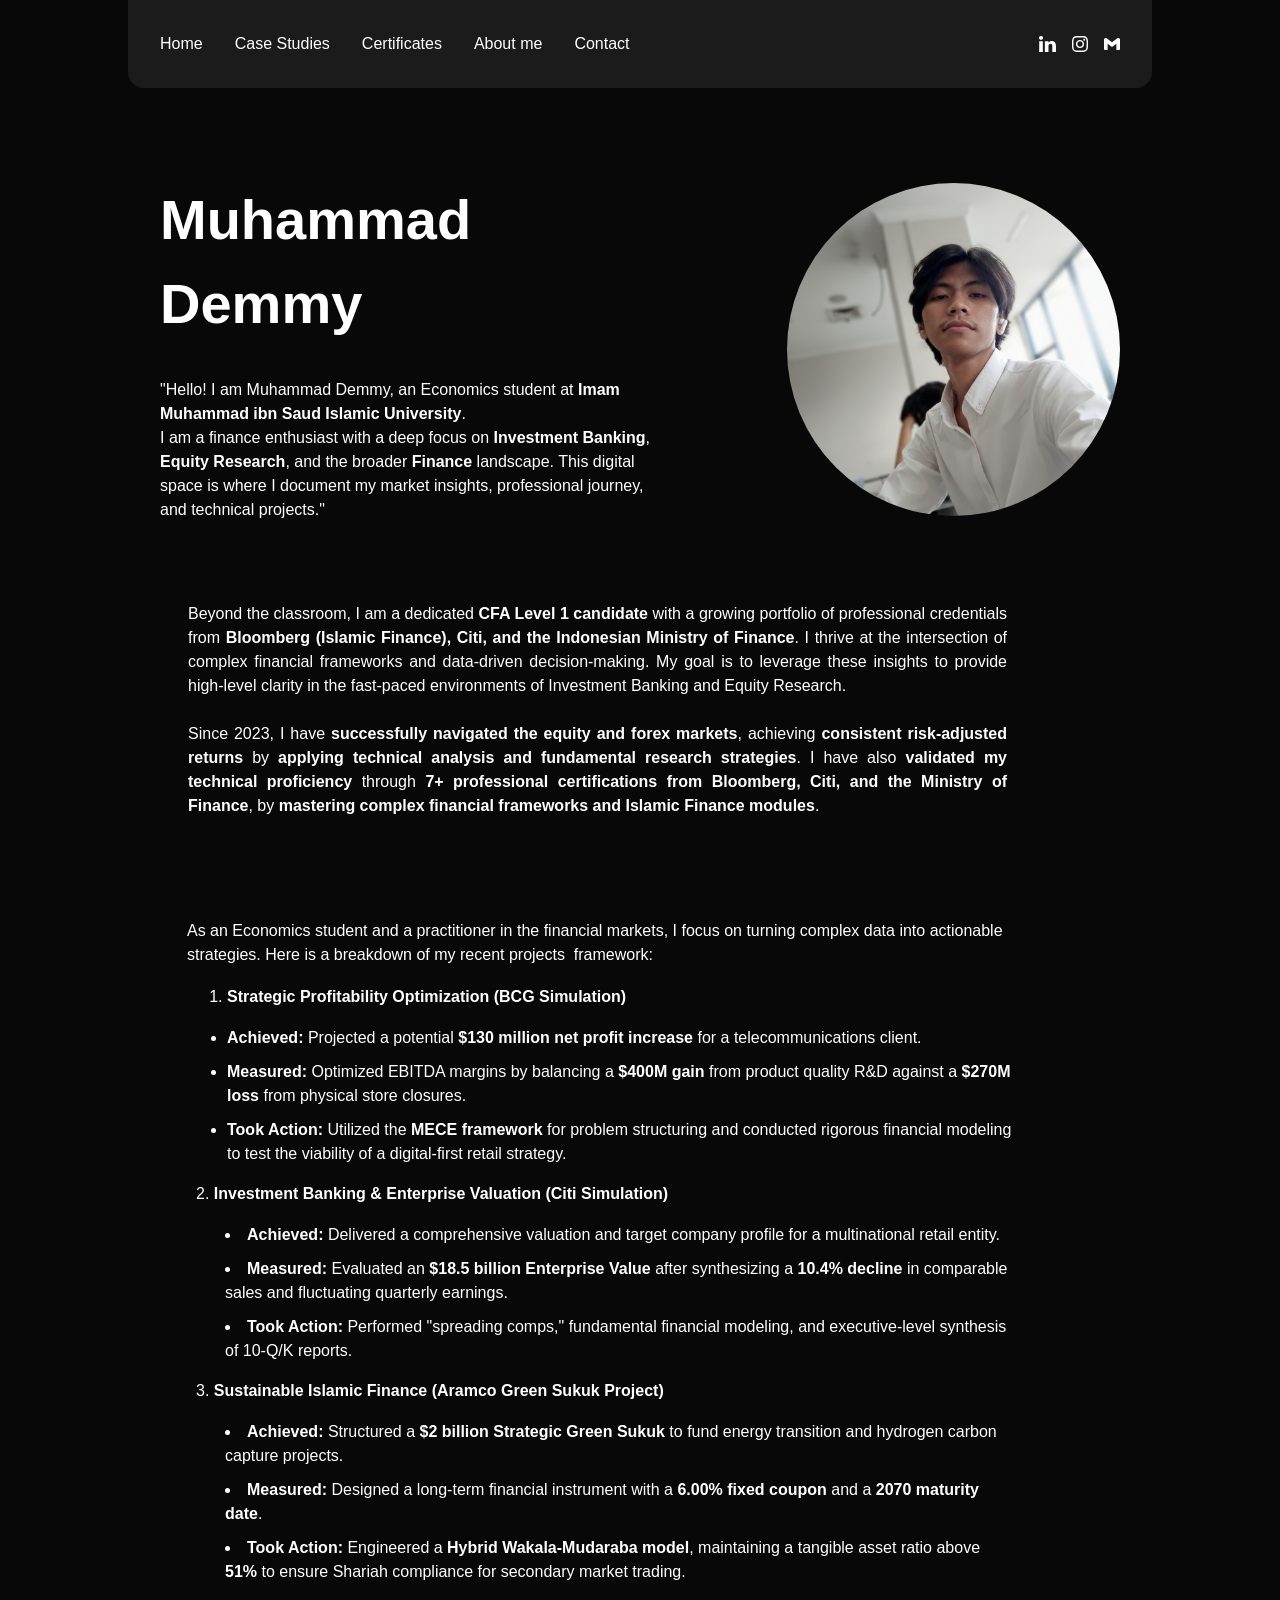
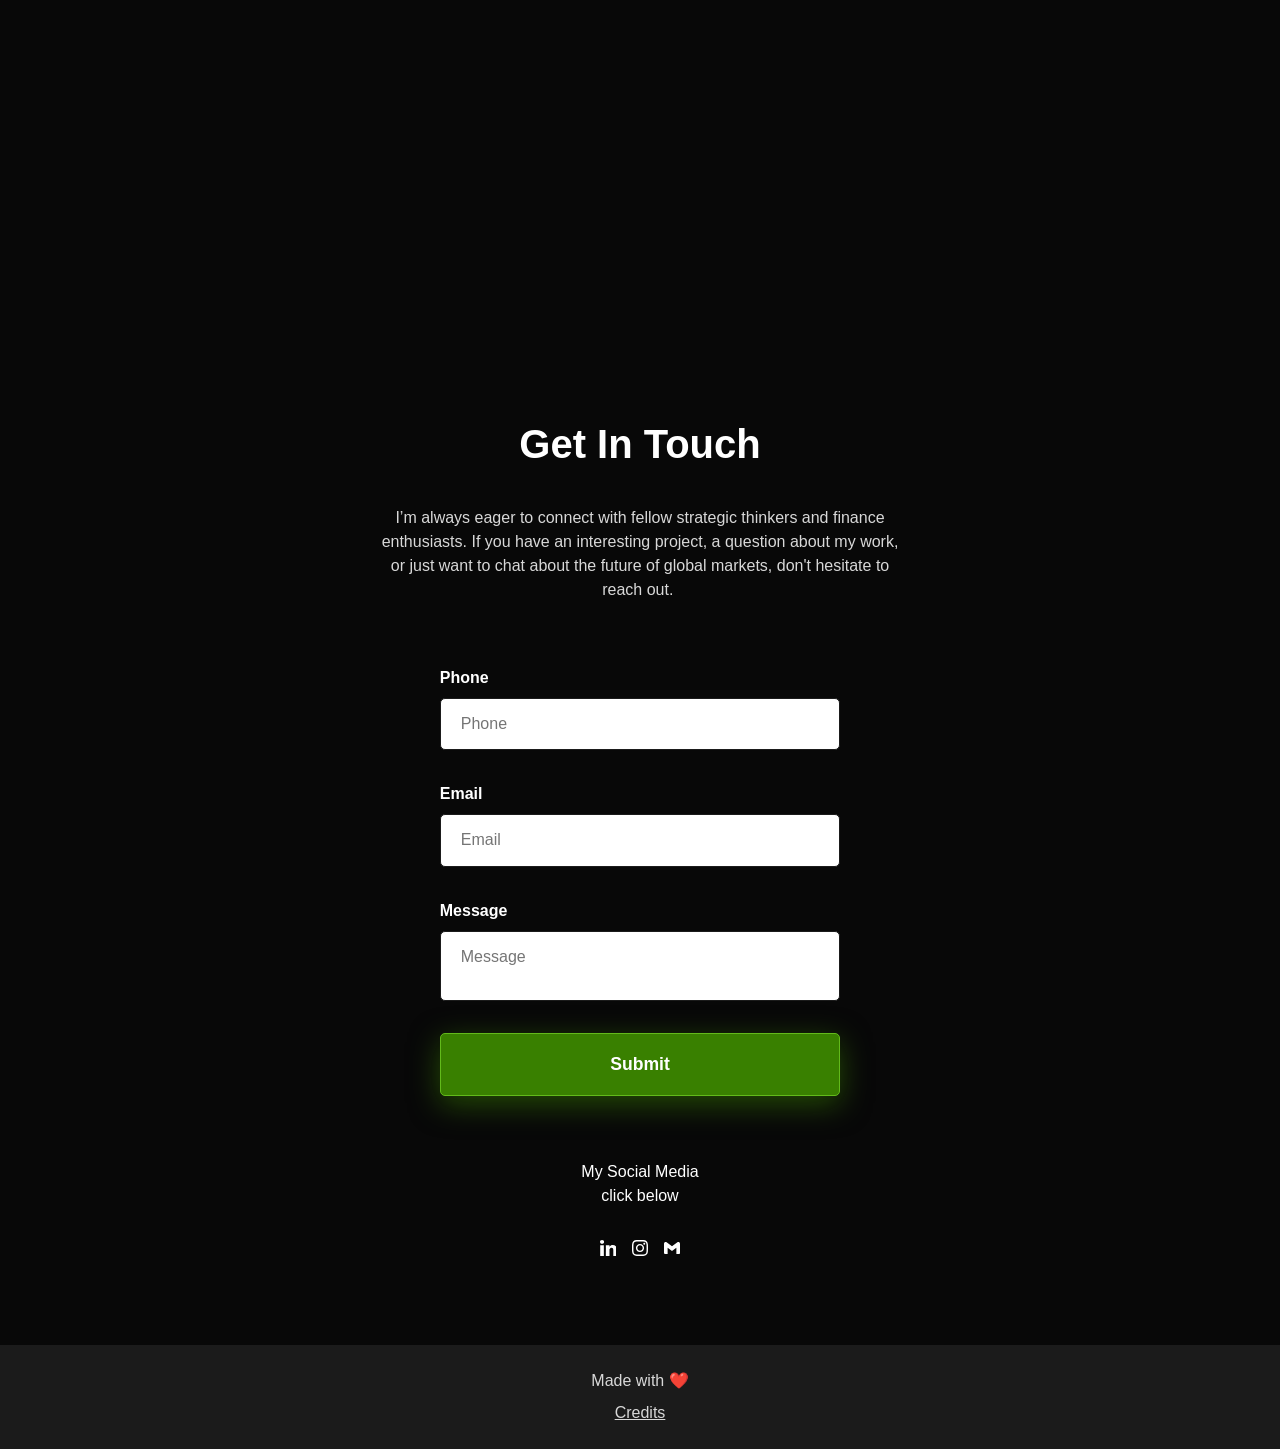
<file: case-study/index.html>
<!doctype html>
<html
  lang="en"
  data-ws-project="9b1941f8-6be0-4e41-96b1-95bf6083bc7c"
  data-ws-last-published="2026-03-26T20:56:41.097Z"
>
  <head>
    <link
      rel="stylesheet"
      type="text/css"
      href="/assets/static/app_generated_index-6937cd5a.DBzV2F5R.css"
    />
    <meta charset="UTF-8" />
    <meta name="viewport" content="width=device-width,initial-scale=1" />
    <link
      rel="preload"
      as="image"
      imagesrcset="/assets/1771074058353_(1)_esn5WtfwvxAl9UBKfPZA6.png 16w, /assets/1771074058353_(1)_esn5WtfwvxAl9UBKfPZA6.png 32w, /assets/1771074058353_(1)_esn5WtfwvxAl9UBKfPZA6.png 48w, /assets/1771074058353_(1)_esn5WtfwvxAl9UBKfPZA6.png 64w, /assets/1771074058353_(1)_esn5WtfwvxAl9UBKfPZA6.png 96w, /assets/1771074058353_(1)_esn5WtfwvxAl9UBKfPZA6.png 128w, /assets/1771074058353_(1)_esn5WtfwvxAl9UBKfPZA6.png 256w, /assets/1771074058353_(1)_esn5WtfwvxAl9UBKfPZA6.png 384w, /assets/1771074058353_(1)_esn5WtfwvxAl9UBKfPZA6.png 640w, /assets/1771074058353_(1)_esn5WtfwvxAl9UBKfPZA6.png 750w, /assets/1771074058353_(1)_esn5WtfwvxAl9UBKfPZA6.png 828w, /assets/1771074058353_(1)_esn5WtfwvxAl9UBKfPZA6.png 1080w, /assets/1771074058353_(1)_esn5WtfwvxAl9UBKfPZA6.png 1200w, /assets/1771074058353_(1)_esn5WtfwvxAl9UBKfPZA6.png 1920w, /assets/1771074058353_(1)_esn5WtfwvxAl9UBKfPZA6.png 2048w"
      imagesizes="100vw"
    />
    <link rel="icon" href="/assets/logo_r1qaJQiri6sK3rPyq-Sar.svg" />
    <meta property="og:url" content="https://url/case-study" />
    <meta property="og:title" content="About Demmy" />
    <meta property="og:type" content="website" />
    <meta name="description" content="This is Demmy stories begin" />
    <meta property="og:description" content="This is Demmy stories begin" />
    <meta property="twitter:card" content="summary_large_image" />
    <title>About Demmy</title>
  </head>
  <body class="w-element">
    <div class="w-box">
      <div style="display: contents">
        <div style="display: contents">
          <div class="w-html-embed">
            <style>
              * {
                /* Remove preset margins on everything so they can be applied where we want. */
                margin: 0;
                /* Make links scroll to their sections smoothly. */
                scroll-behavior: smooth;
              }
            </style>
          </div>
          <div class="w-box c1vt1fb">
            <nav
              class="w-box c1357293 c9jnjeu c5tmc3l c1ldum37 czr2pxy c155uc7w cry9bxc c1lxiyww ca4qjwu c1cdc69r clwwnvk c1kujfpy c1vfv5ml c18v2pa2 c1gut7ra cvyaqlm c5dy17i c1hsfuam c12jt7do cc3dq2t"
            >
              <div style="display: contents">
                <div style="display: contents">
                  <div
                    class="w-box cry9bxc c1qyy4dh c18v2pa2 c10zkoym ct8c5y2 c15cml01 c10x096o c1rstvfo"
                  >
                    <a
                      href="/"
                      class="w-link c1blx93c csru8nn c1hz2opz c1c9nyn co9inq6 c18nx7en c13zjl4p c135vpv5 c1qyy4dh ct02u4h cl60rel czukzo6 cb06ied"
                      >Home</a
                    ><a
                      href="/"
                      class="w-link c1blx93c csru8nn c1hz2opz c1c9nyn co9inq6 c18nx7en c13zjl4p c135vpv5 c1qyy4dh ct02u4h cl60rel czukzo6 cb06ied"
                      >Case Studies</a
                    ><a
                      href="/#testimonials"
                      class="w-link c1blx93c csru8nn c1hz2opz c1c9nyn co9inq6 c18nx7en c13zjl4p c135vpv5 c1qyy4dh ct02u4h cl60rel czukzo6 cb06ied"
                      >Certificates</a
                    ><a
                      href="/case-study#about%20me"
                      class="w-link c1blx93c csru8nn c1hz2opz c1c9nyn co9inq6 c18nx7en c13zjl4p c135vpv5 c1qyy4dh ct02u4h cl60rel czukzo6 cb06ied"
                      >About me</a
                    ><a
                      href="/#contact"
                      class="w-link c1blx93c csru8nn c1hz2opz c1c9nyn co9inq6 c18nx7en c13zjl4p c135vpv5 c1qyy4dh ct02u4h cl60rel czukzo6 cb06ied"
                      >Contact</a
                    >
                  </div>
                  <div
                    class="w-box cry9bxc ce5h5qp csadq8m c1qyy4dh ct02u4h ck3ozxv c1rstvfo c10x096o"
                  >
                    <a
                      aria-label="LinkedIn"
                      href="https://www.linkedin.com/in/muhammad-demmy"
                      class="w-link c1blx93c csru8nn c1hz2opz c1c9nyn co9inq6 c18nx7en c13zjl4p c135vpv5 c1qyy4dh ct02u4h cl60rel czukzo6 cb06ied"
                      ><div class="w-html-embed csru8nn cblpe2z c1y0z7zr">
                        <svg
                          width="100%"
                          height="100%"
                          viewBox="0 0 18 17"
                          fill="none"
                          xmlns="http://www.w3.org/2000/svg"
                        >
                          <path
                            d="M0 1.97499C0 1.40259 0.202708 0.930366 0.608108 0.558324C1.01351 0.186265 1.54055 0.000244141 2.18919 0.000244141C2.82626 0.000244141 3.34169 0.183397 3.73552 0.549738C4.14092 0.927515 4.34363 1.41976 4.34363 2.0265C4.34363 2.576 4.14672 3.0339 3.7529 3.40024C3.3475 3.77802 2.81467 3.9669 2.15444 3.9669H2.13707C1.49999 3.9669 0.984562 3.77802 0.590734 3.40024C0.196905 3.02246 0 2.54737 0 1.97499ZM0.225869 17.0002V5.52953H4.08301V17.0002H0.225869ZM6.22008 17.0002H10.0772V10.5952C10.0772 10.1945 10.1236 9.8854 10.2162 9.6679C10.3784 9.27867 10.6245 8.94954 10.9546 8.68053C11.2847 8.4115 11.6988 8.277 12.1969 8.277C13.4942 8.277 14.1429 9.1413 14.1429 10.8699V17.0002H18V10.4235C18 8.72918 17.5946 7.44417 16.7838 6.56842C15.973 5.69266 14.9016 5.25478 13.5695 5.25478C12.0753 5.25478 10.9112 5.89013 10.0772 7.16084V7.19518H10.0598L10.0772 7.16084V5.52953H6.22008C6.24324 5.89585 6.25483 7.0349 6.25483 8.94669C6.25483 10.8585 6.24324 13.543 6.22008 17.0002Z"
                            fill="currentColor"
                          ></path>
                        </svg></div></a
                    ><a
                      aria-label="Behance"
                      href="https://www.instagram.com/demmylmtd/"
                      class="w-link c1blx93c csru8nn c1hz2opz c1c9nyn co9inq6 c18nx7en c13zjl4p c135vpv5 c1qyy4dh ct02u4h cl60rel czukzo6 cb06ied"
                      ><div class="w-html-embed csru8nn cblpe2z c1y0z7zr">
                        <svg
                          width="100%"
                          height="100%"
                          viewBox="0 0 24 24"
                          fill="none"
                          xmlns="http://www.w3.org/2000/svg"
                        >
                          <path
                            d="M12 2.163c3.204 0 3.584.012 4.85.07 3.252.148 4.771 1.691 4.919 4.919.058 1.265.069 1.645.069 4.849 0 3.205-.012 3.584-.069 4.849-.149 3.225-1.664 4.771-4.919 4.919-1.266.058-1.644.07-4.85.07-3.204 0-3.584-.012-4.849-.07-3.26-.149-4.771-1.699-4.919-4.92-.058-1.265-.07-1.644-.07-4.849 0-3.204.013-3.583.07-4.849.149-3.227 1.664-4.771 4.919-4.919 1.266-.057 1.645-.069 4.849-.069zm0-2.163c-3.259 0-3.667.014-4.947.072-4.358.2-6.78 2.618-6.98 6.98-.059 1.281-.073 1.689-.073 4.948 0 3.259.014 3.668.072 4.948.2 4.358 2.618 6.78 6.98 6.98 1.281.058 1.689.072 4.948.072 3.259 0 3.668-.014 4.948-.072 4.354-.2 6.782-2.618 6.979-6.98.059-1.28.073-1.689.073-4.948 0-3.259-.014-3.667-.072-4.947-.196-4.354-2.617-6.78-6.979-6.98-1.281-.059-1.69-.073-4.949-.073zm0 5.838c-3.403 0-6.162 2.759-6.162 6.162s2.759 6.163 6.162 6.163 6.162-2.759 6.162-6.163c0-3.403-2.759-6.162-6.162-6.162zm0 10.162c-2.209 0-4-1.79-4-4 0-2.209 1.791-4 4-4s4 1.791 4 4c0 2.21-1.791 4-4 4zm6.406-11.845c-.796 0-1.441.645-1.441 1.44s.645 1.44 1.441 1.44c.795 0 1.439-.645 1.439-1.44s-.644-1.44-1.439-1.44z"
                            fill="currentColor"
                          />
                        </svg></div></a
                    ><a
                      aria-label="X/Twitter"
                      href="mailto:muhammaddemmy72@gmail.com"
                      class="w-link c1blx93c csru8nn c1hz2opz c1c9nyn co9inq6 c18nx7en c13zjl4p c135vpv5 c1qyy4dh ct02u4h cl60rel czukzo6 cb06ied"
                      ><div class="w-html-embed csru8nn cblpe2z c1y0z7zr">
                        <svg
                          width="100%"
                          height="100%"
                          viewBox="0 0 24 24"
                          fill="none"
                          xmlns="http://www.w3.org/2000/svg"
                        >
                          <path
                            d="M24 5.457v13.909c0 .904-.732 1.636-1.636 1.636h-3.819V11.73L12 16.64l-6.545-4.91v9.273H1.636A1.636 1.636 0 0 1 0 19.366V5.457c0-2.023 2.309-3.178 3.927-1.964L5.455 4.64 12 9.548l6.545-4.91 1.528-1.145C21.69 2.28 24 3.434 24 5.457z"
                            fill="currentColor"
                          />
                        </svg></div
                    ></a>
                  </div>
                </div>
              </div>
            </nav>
            <div
              data-state="closed"
              class="w-collapsible cwvpjlf cx6c9kw c174sw29 czqy8m4 ctoajn1 c10x096o c1fvno8n c18rgifh cscsz6x coh89bn"
            >
              <button
                type="button"
                aria-label="Open mobile menu"
                class="w-button c1blx93c c188j2zq c1b2tb9q c1xm4ef6 c1j33arz c1r2vfc1 ccfzz03 cub2gss cgcvr98 c1xjllne c135vpv5 ckm1y83 csru8nn c1md20bl c1e892th c1qyy4dh ct02u4h c1nouzdk c1hz2opz c1c9nyn co9inq6 c18nx7en c13zjl4p c1cb3y4c c1h3d6dm c12v7mf6 cl60rel czukzo6 cb06ied cv7lanz c1q2ekan cngthtj ckqzz7r"
                aria-controls="radix-:Rkm:"
                aria-expanded="false"
                data-state="closed"
              >
                <div class="w-html-embed">
                  <svg
                    xmlns="http://www.w3.org/2000/svg"
                    width="100%"
                    height="100%"
                    viewBox="0 0 24 24"
                    fill="none"
                    stroke="currentColor"
                    stroke-width="2"
                    stroke-linecap="round"
                    stroke-linejoin="round"
                    class="lucide lucide-menu"
                  >
                    <line x1="4" x2="20" y1="12" y2="12"></line>
                    <line x1="4" x2="20" y1="6" y2="6"></line>
                    <line x1="4" x2="20" y1="18" y2="18"></line>
                  </svg>
                </div>
              </button>
              <div
                data-state="closed"
                id="radix-:Rkm:"
                hidden=""
                data-ani="expand"
                class="w-collapsible-content"
              ></div>
            </div>
          </div>
        </div>
      </div>
      <main class="w-box c12iiqk cxfia5j c1gy0d4k cbwote1 c1axiq05">
        <section class="w-box cna0hdz c1mzb2kd">
          <div
            class="w-box c1357293 c9jnjeu c5tmc3l c1ldum37 czr2pxy c155uc7w copqmak c1lfjoq7 czt6zfr cen6rs1 c109i5bh c1qyy4dh cx6c9kw c174sw29"
          >
            <div
              class="w-box cry9bxc c1lfjoq7 c16xs6ny ct02u4h c10zkoym ct8c5y2"
            >
              <h1
                data-ws-tag="h1"
                id="about me"
                class="w-heading c11nr3ex c11dowh9 c1blx93c c8ys3vy"
              >
                Muhammad Demmy
              </h1>
              <div class="w-box cwvpjlf c149s0mc">
                <img
                  alt=""
                  width="1024"
                  height="1024"
                  src="/assets/1771074058353_(1)_esn5WtfwvxAl9UBKfPZA6.png"
                  id=""
                  class="w-image c57yvzh c1nj04wn c1nitjp7 c195lvp6 c1hr6a6t"
                  sizes="100vw"
                  srcset="
                    /assets/1771074058353_(1)_esn5WtfwvxAl9UBKfPZA6.png   16w,
                    /assets/1771074058353_(1)_esn5WtfwvxAl9UBKfPZA6.png   32w,
                    /assets/1771074058353_(1)_esn5WtfwvxAl9UBKfPZA6.png   48w,
                    /assets/1771074058353_(1)_esn5WtfwvxAl9UBKfPZA6.png   64w,
                    /assets/1771074058353_(1)_esn5WtfwvxAl9UBKfPZA6.png   96w,
                    /assets/1771074058353_(1)_esn5WtfwvxAl9UBKfPZA6.png  128w,
                    /assets/1771074058353_(1)_esn5WtfwvxAl9UBKfPZA6.png  256w,
                    /assets/1771074058353_(1)_esn5WtfwvxAl9UBKfPZA6.png  384w,
                    /assets/1771074058353_(1)_esn5WtfwvxAl9UBKfPZA6.png  640w,
                    /assets/1771074058353_(1)_esn5WtfwvxAl9UBKfPZA6.png  750w,
                    /assets/1771074058353_(1)_esn5WtfwvxAl9UBKfPZA6.png  828w,
                    /assets/1771074058353_(1)_esn5WtfwvxAl9UBKfPZA6.png 1080w,
                    /assets/1771074058353_(1)_esn5WtfwvxAl9UBKfPZA6.png 1200w,
                    /assets/1771074058353_(1)_esn5WtfwvxAl9UBKfPZA6.png 1920w,
                    /assets/1771074058353_(1)_esn5WtfwvxAl9UBKfPZA6.png 2048w
                  "
                  decoding="async"
                  loading="eager"
                />
              </div>
              <p class="w-paragraph c1rco612 c1b1clqm">
                &quot;Hello! I am Muhammad Demmy, an Economics student at
                <b class="w-element"
                  >Imam Muhammad ibn Saud Islamic University</b
                >.<br />I am a finance enthusiast with a deep focus on
                <b class="w-element">Investment Banking</b>,
                <b class="w-element">Equity Research</b>, and the broader
                <b class="w-element">Finance</b> landscape. This digital space
                is where I document my market insights, professional journey,
                and technical projects.&quot;
              </p>
            </div>
            <div class="w-box cc3dq2t">
              <div style="display: contents">
                <div style="display: contents">
                  <img
                    alt=""
                    width="1024"
                    height="1024"
                    src="/assets/1771074058353_(1)_esn5WtfwvxAl9UBKfPZA6.png"
                    id=""
                    class="w-image c57yvzh c1nj04wn c1nitjp7 c195lvp6 c1hr6a6t"
                    sizes="100vw"
                    srcset="
                      /assets/1771074058353_(1)_esn5WtfwvxAl9UBKfPZA6.png   16w,
                      /assets/1771074058353_(1)_esn5WtfwvxAl9UBKfPZA6.png   32w,
                      /assets/1771074058353_(1)_esn5WtfwvxAl9UBKfPZA6.png   48w,
                      /assets/1771074058353_(1)_esn5WtfwvxAl9UBKfPZA6.png   64w,
                      /assets/1771074058353_(1)_esn5WtfwvxAl9UBKfPZA6.png   96w,
                      /assets/1771074058353_(1)_esn5WtfwvxAl9UBKfPZA6.png  128w,
                      /assets/1771074058353_(1)_esn5WtfwvxAl9UBKfPZA6.png  256w,
                      /assets/1771074058353_(1)_esn5WtfwvxAl9UBKfPZA6.png  384w,
                      /assets/1771074058353_(1)_esn5WtfwvxAl9UBKfPZA6.png  640w,
                      /assets/1771074058353_(1)_esn5WtfwvxAl9UBKfPZA6.png  750w,
                      /assets/1771074058353_(1)_esn5WtfwvxAl9UBKfPZA6.png  828w,
                      /assets/1771074058353_(1)_esn5WtfwvxAl9UBKfPZA6.png 1080w,
                      /assets/1771074058353_(1)_esn5WtfwvxAl9UBKfPZA6.png 1200w,
                      /assets/1771074058353_(1)_esn5WtfwvxAl9UBKfPZA6.png 1920w,
                      /assets/1771074058353_(1)_esn5WtfwvxAl9UBKfPZA6.png 2048w
                    "
                    decoding="async"
                    loading="eager"
                  />
                </div>
              </div>
            </div>
          </div>
          <div
            class="w-box c12n5uks csb0ifw cg5j03k c8od1c4 cry9bxc c1qyy4dh ct02u4h c2keyc8 cnkorcr c1ldum37 c5tmc3l c1fhkm63 clv8gve c1lfjoq7 ca4qjwu c1cdc69r c1357293 c9jnjeu czr2pxy c155uc7w c17ag01m"
          >
            <p
              class="w-paragraph c17y1xey c138vb52 chtkp6l cfy3qo8 c1wex7yh c1jz7gid c1b1clqm cv9wic7"
            >
              Beyond the classroom, I am a dedicated
              <b class="w-element">CFA Level 1 candidate</b> with a growing
              portfolio of professional credentials from
              <b class="w-element"
                >Bloomberg (Islamic Finance), Citi, and the Indonesian Ministry
                of Finance</b
              >. I thrive at the intersection of complex financial frameworks
              and data-driven decision-making. My goal is to leverage these
              insights to provide high-level clarity in the fast-paced
              environments of Investment Banking and Equity Research.<br /><br />Since
              2023, I have
              <b class="w-element"
                >successfully navigated the equity and forex markets</b
              >, achieving
              <b class="w-element">consistent risk-adjusted returns</b> by
              <b class="w-element"
                >applying technical analysis and fundamental research
                strategies</b
              >. I have also
              <b class="w-element">validated my technical proficiency</b>
              through
              <b class="w-element"
                >7+ professional certifications from Bloomberg, Citi, and the
                Ministry of Finance</b
              >, by
              <b class="w-element"
                >mastering complex financial frameworks and Islamic Finance
                modules</b
              >.
            </p>
            <div
              class="w-element cbcxcgu c1834675 c162f5k5 c1sjzfnm c1c316hy c1b1clqm"
            >
              <p class="w-element">
                As an Economics student and a practitioner in the financial
                markets, I focus on turning complex data into actionable
                strategies. Here is a breakdown of my recent projects framework:
              </p>
              <div class="w-element">
                <ul class="w-element">
                  <div style="display: contents">
                    <li class="w-element c1glqhie ctliegw c13qqaub">
                      <b class="w-element"
                        >Strategic Profitability Optimization (BCG
                        Simulation)</b
                      >
                    </li>
                  </div>
                  <li data-ws-tag="li" class="w-list-item c79b8nt cn3qe2k">
                    <b class="w-element">Achieved:</b> Projected a potential
                    <b class="w-element">$130 million net profit increase</b>
                    for a telecommunications client.
                  </li>
                  <li class="w-element cn3qe2k">
                    <b class="w-element">Measured:</b> Optimized EBITDA margins
                    by balancing a <b class="w-element">$400M gain</b> from
                    product quality R&amp;D against a
                    <b class="w-element">$270M loss</b> from physical store
                    closures.
                  </li>
                  <li class="w-element">
                    <b class="w-element">Took Action:</b> Utilized the
                    <b class="w-element">MECE framework</b> for problem
                    structuring and conducted rigorous financial modeling to
                    test the viability of a digital-first retail strategy.
                  </li>
                </ul>
                <p class="w-element cwho2c5 c16dndnb">
                  2.<b class="w-element">
                    Investment Banking &amp; Enterprise Valuation (Citi
                    Simulation)</b
                  >
                </p>
                <li class="w-element c1evf9tj c79b8nt cn3qe2k">
                  <b class="w-element">Achieved:</b> Delivered a comprehensive
                  valuation and target company profile for a multinational
                  retail entity.
                </li>
                <li class="w-element c1evf9tj cn3qe2k">
                  <b class="w-element">Measured:</b> Evaluated an
                  <b class="w-element">$18.5 billion Enterprise Value</b> after
                  synthesizing a <b class="w-element">10.4% decline</b> in
                  comparable sales and fluctuating quarterly earnings.
                </li>
                <li class="w-element c1evf9tj">
                  <b class="w-element">Took Action:</b> Performed
                  &quot;spreading comps,&quot; fundamental financial modeling,
                  and executive-level synthesis of 10-Q/K reports.
                </li>
                <p class="w-element cwho2c5 c16dndnb">
                  3.
                  <b class="w-element"
                    >Sustainable Islamic Finance (Aramco Green Sukuk Project)</b
                  >
                </p>
                <li class="w-element c1evf9tj c79b8nt cn3qe2k">
                  <b class="w-element">Achieved:</b> Structured a
                  <b class="w-element">$2 billion Strategic Green Sukuk</b> to
                  fund energy transition and hydrogen carbon capture projects.
                </li>
                <li class="w-element c1evf9tj cn3qe2k">
                  <b class="w-element">Measured:</b> Designed a long-term
                  financial instrument with a
                  <b class="w-element">6.00% fixed coupon</b> and a
                  <b class="w-element">2070 maturity date</b>.
                </li>
                <li class="w-element c1evf9tj csn75sv c1ingksv c1dwng4g">
                  <b class="w-element">Took Action:</b> Engineered a
                  <b class="w-element">Hybrid Wakala-Mudaraba model</b>,
                  maintaining a tangible asset ratio above
                  <b class="w-element">51%</b> to ensure Shariah compliance for
                  secondary market trading.
                </li>
              </div>
            </div>
          </div>
        </section>
      </main>
      <div style="display: contents">
        <div style="display: contents">
          <footer id="contact" class="w-box c1vt1fb c1lw4ao9 c3rp5ks">
            <div
              class="w-box c1357293 c9jnjeu c5tmc3l c1ldum37 czr2pxy c155uc7w cry9bxc c1lfjoq7 ca4qjwu c1cdc69r cna0hdz c1mzb2kd c1axiq05 ct8vr6u"
            >
              <div
                class="w-box cry9bxc c1qyy4dh ct02u4h c1z0l37u c1ml0hr7 c1lfjoq7 c1qom380 c1rco612 c9jnjeu c1357293"
              >
                <h2 class="w-heading c1dxq9cf c11dowh9 c1blx93c c8ys3vy">
                  Get In Touch
                </h2>
                <p class="w-paragraph">
                  I’m always eager to connect with fellow strategic thinkers and
                  finance enthusiasts. If you have an interesting project, a
                  question about my work, or just want to chat about the future
                  of global markets, don&#x27;t hesitate to reach out.
                </p>
              </div>
              <div class="w-box">
                <form class="w-webhook-form">
                  <div
                    class="w-box cry9bxc c1lfjoq7 c10zkoym ct8c5y2 c3fmn7t c9jnjeu c1357293"
                  >
                    <div class="w-box cry9bxc c1lfjoq7 c1z0l37u c1ml0hr7">
                      <div
                        class="w-box cry9bxc c1778y6x c1wt8a7g c1lfjoq7 c1md20bl c1e892th c1482uel"
                      >
                        <label class="w-label c1blx93c c1cb3y4c">Phone</label
                        ><input
                          placeholder="Phone"
                          required=""
                          class="w-text-input c1a8d7ts c1b2tb9q c122t6uk c1xm4ef6 cd8t5wn ccfzz03 cub2gss cgcvr98 c1xjllne c17p6h4l cl60rel c1s09wur c1qcsrcr cqgzh32"
                          name="phone"
                        />
                      </div>
                      <div
                        class="w-box cry9bxc c1778y6x c1wt8a7g c1lfjoq7 c1md20bl c1e892th c1482uel"
                      >
                        <label class="w-label c1blx93c c1cb3y4c">Email</label
                        ><input
                          placeholder="Email"
                          required=""
                          type="email"
                          class="w-text-input c1a8d7ts c1b2tb9q c122t6uk c1xm4ef6 cd8t5wn ccfzz03 cub2gss cgcvr98 c1xjllne c17p6h4l cl60rel c1s09wur c1qcsrcr cqgzh32"
                          name="email"
                        />
                      </div>
                      <div
                        class="w-box cry9bxc c1778y6x c1wt8a7g c1lfjoq7 c1md20bl c1e892th c1482uel"
                      >
                        <label class="w-label c1blx93c c1cb3y4c">Message</label
                        ><textarea
                          placeholder="Message"
                          name="message"
                          class="w-text-area c1a8d7ts c1b2tb9q c122t6uk c1xm4ef6 cd8t5wn ccfzz03 cub2gss cgcvr98 c1xjllne c17p6h4l cl60rel c1s09wur c1qcsrcr cqgzh32"
                        ></textarea>
                      </div>
                    </div>
                    <button
                      type="submit"
                      class="w-button c1blx93c c188j2zq cihfpxt cb4vmi8 c1j33arz c1r2vfc1 ccfzz03 cub2gss cgcvr98 c1xjllne c135vpv5 ckm1y83 csru8nn c1md20bl c1e892th c1qyy4dh ct02u4h c1nouzdk c1hz2opz c1c9nyn co9inq6 c18nx7en c13zjl4p c1cb3y4c c1h3d6dm c12v7mf6 cl60rel czukzo6 cb06ied"
                    >
                      Submit
                    </button>
                  </div>
                </form>
              </div>
              <div
                class="w-box c1357293 c9jnjeu c5tmc3l c1ldum37 czr2pxy c155uc7w cry9bxc c1lfjoq7 c1v273o4 c1nn476t"
              >
                <h2
                  class="w-heading c160atll cn12ej2 c1blx93c c1iq8fyu c1qom380 c12f3mdq"
                >
                  My Social Media<br />click below
                </h2>
                <div
                  class="w-box cry9bxc ce5h5qp csadq8m c1qyy4dh ct02u4h ck3ozxv c1qom380 c1rstvfo c10x096o"
                >
                  <a
                    aria-label="LinkedIn"
                    href="https://www.linkedin.com/in/muhammad-demmy"
                    class="w-link c1blx93c csru8nn c1hz2opz c1c9nyn co9inq6 c18nx7en c13zjl4p c135vpv5 c1qyy4dh ct02u4h cl60rel czukzo6 cb06ied"
                    ><div class="w-html-embed csru8nn cblpe2z c1y0z7zr">
                      <svg
                        width="100%"
                        height="100%"
                        viewBox="0 0 18 17"
                        fill="none"
                        xmlns="http://www.w3.org/2000/svg"
                      >
                        <path
                          d="M0 1.97499C0 1.40259 0.202708 0.930366 0.608108 0.558324C1.01351 0.186265 1.54055 0.000244141 2.18919 0.000244141C2.82626 0.000244141 3.34169 0.183397 3.73552 0.549738C4.14092 0.927515 4.34363 1.41976 4.34363 2.0265C4.34363 2.576 4.14672 3.0339 3.7529 3.40024C3.3475 3.77802 2.81467 3.9669 2.15444 3.9669H2.13707C1.49999 3.9669 0.984562 3.77802 0.590734 3.40024C0.196905 3.02246 0 2.54737 0 1.97499ZM0.225869 17.0002V5.52953H4.08301V17.0002H0.225869ZM6.22008 17.0002H10.0772V10.5952C10.0772 10.1945 10.1236 9.8854 10.2162 9.6679C10.3784 9.27867 10.6245 8.94954 10.9546 8.68053C11.2847 8.4115 11.6988 8.277 12.1969 8.277C13.4942 8.277 14.1429 9.1413 14.1429 10.8699V17.0002H18V10.4235C18 8.72918 17.5946 7.44417 16.7838 6.56842C15.973 5.69266 14.9016 5.25478 13.5695 5.25478C12.0753 5.25478 10.9112 5.89013 10.0772 7.16084V7.19518H10.0598L10.0772 7.16084V5.52953H6.22008C6.24324 5.89585 6.25483 7.0349 6.25483 8.94669C6.25483 10.8585 6.24324 13.543 6.22008 17.0002Z"
                          fill="currentColor"
                        ></path>
                      </svg></div></a
                  ><a
                    aria-label="Behance"
                    href="https://www.instagram.com/demmylmtd/"
                    class="w-link c1blx93c csru8nn c1hz2opz c1c9nyn co9inq6 c18nx7en c13zjl4p c135vpv5 c1qyy4dh ct02u4h cl60rel czukzo6 cb06ied"
                    ><div class="w-html-embed csru8nn cblpe2z c1y0z7zr">
                      <svg
                        width="100%"
                        height="100%"
                        viewBox="0 0 24 24"
                        fill="none"
                        xmlns="http://www.w3.org/2000/svg"
                      >
                        <path
                          d="M12 2.163c3.204 0 3.584.012 4.85.07 3.252.148 4.771 1.691 4.919 4.919.058 1.265.069 1.645.069 4.849 0 3.205-.012 3.584-.069 4.849-.149 3.225-1.664 4.771-4.919 4.919-1.266.058-1.644.07-4.85.07-3.204 0-3.584-.012-4.849-.07-3.26-.149-4.771-1.699-4.919-4.92-.058-1.265-.07-1.644-.07-4.849 0-3.204.013-3.583.07-4.849.149-3.227 1.664-4.771 4.919-4.919 1.266-.057 1.645-.069 4.849-.069zm0-2.163c-3.259 0-3.667.014-4.947.072-4.358.2-6.78 2.618-6.98 6.98-.059 1.281-.073 1.689-.073 4.948 0 3.259.014 3.668.072 4.948.2 4.358 2.618 6.78 6.98 6.98 1.281.058 1.689.072 4.948.072 3.259 0 3.668-.014 4.948-.072 4.354-.2 6.782-2.618 6.979-6.98.059-1.28.073-1.689.073-4.948 0-3.259-.014-3.667-.072-4.947-.196-4.354-2.617-6.78-6.979-6.98-1.281-.059-1.69-.073-4.949-.073zm0 5.838c-3.403 0-6.162 2.759-6.162 6.162s2.759 6.163 6.162 6.163 6.162-2.759 6.162-6.163c0-3.403-2.759-6.162-6.162-6.162zm0 10.162c-2.209 0-4-1.79-4-4 0-2.209 1.791-4 4-4s4 1.791 4 4c0 2.21-1.791 4-4 4zm6.406-11.845c-.796 0-1.441.645-1.441 1.44s.645 1.44 1.441 1.44c.795 0 1.439-.645 1.439-1.44s-.644-1.44-1.439-1.44z"
                          fill="currentColor"
                        />
                      </svg></div></a
                  ><a
                    aria-label="X/Twitter"
                    href="mailto:muhammaddemmy72@gmail.com"
                    class="w-link c1blx93c csru8nn c1hz2opz c1c9nyn co9inq6 c18nx7en c13zjl4p c135vpv5 c1qyy4dh ct02u4h cl60rel czukzo6 cb06ied"
                    ><div class="w-html-embed csru8nn cblpe2z c1y0z7zr">
                      <svg
                        width="100%"
                        height="100%"
                        viewBox="0 0 24 24"
                        fill="none"
                        xmlns="http://www.w3.org/2000/svg"
                      >
                        <path
                          d="M24 5.457v13.909c0 .904-.732 1.636-1.636 1.636h-3.819V11.73L12 16.64l-6.545-4.91v9.273H1.636A1.636 1.636 0 0 1 0 19.366V5.457c0-2.023 2.309-3.178 3.927-1.964L5.455 4.64 12 9.548l6.545-4.91 1.528-1.145C21.69 2.28 24 3.434 24 5.457z"
                          fill="currentColor"
                        />
                      </svg></div
                  ></a>
                </div>
              </div>
            </div>
            <div class="w-box clwwnvk cup9vyi c1n5d942">
              <div
                class="w-box c1357293 c9jnjeu c5tmc3l c1ldum37 czr2pxy c155uc7w cry9bxc c1lfjoq7 c1md20bl c1e892th c1qyy4dh c1wt8a7g"
              >
                <div class="w-text c1qom380">Made with ❤️</div>
                <a
                  href="/credits"
                  class="w-link c195z7w0 cld4m44 c1hz2opz c1c9nyn co9inq6 c18nx7en c13zjl4p cl60rel czukzo6 cb06ied"
                  >Credits</a
                >
              </div>
            </div>
          </footer>
          <div style="display: contents">
            <div style="display: contents">
              <div class="w-html-embed">
                <style>
                  :root {
                    --ani-duration: var(--duration-default, 0.2s);
                    --ani-delay: 0s;
                    --ani-slide-offset: 20%;
                    --ani-zoom-in-scale: 1;
                    --ani-zoom-out-scale: 0.85;
                    --ani-flip-rotate: 30deg;
                    --ani-easing: var(--easing-default, ease);
                    --ani-fill-mode: forwards;
                  }
                  [data-ani]:not([data-ani-children]),
                  [data-ani-children]:not([data-ani-progress]) > * {
                    animation-duration: var(--ani-duration);
                    animation-delay: var(--ani-delay);
                    animation-timing-function: var(--ani-easing);
                    animation-fill-mode: var(--ani-fill-mode);
                    opacity: 0;
                  }
                  [data-ani-progress]:not([data-ani-children]),
                  [data-ani-children]:not([data-ani]) > * {
                    transition-property: opacity, transform;
                    transition-duration: var(--ani-duration);
                    transition-timing-function: var(--ani-easing);
                    opacity: 0;
                  }
                  @keyframes fadeIn {
                    from {
                      opacity: 0;
                    }
                    to {
                      opacity: 1;
                    }
                  }
                  @keyframes fadeOut {
                    from {
                      opacity: 1;
                    }
                    to {
                      opacity: 0;
                    }
                  }
                  [data-ani-children][data-ani="fade"] > .in,
                  [data-ani="fade"]:where(
                      .in:not([data-state]),
                      [data-state$="open"],
                      [data-state="active"]
                    ) {
                    animation-name: fadeIn;
                  }
                  [data-ani-children][data-ani="fade"] > .out,
                  [data-ani="fade"]:where(
                      .out:not([data-state]),
                      [data-state="closed"],
                      [data-state="inactive"]
                    ) {
                    animation-name: fadeOut;
                  }
                  @keyframes slideIn {
                    from {
                      opacity: 0;
                      translate: var(--ani-slide-transform);
                    }
                    to {
                      opacity: 1;
                      translate: none;
                    }
                  }
                  @keyframes slideOut {
                    from {
                      opacity: 1;
                      translate: none;
                    }
                    to {
                      opacity: 0;
                      translate: var(--ani-slide-transform);
                    }
                  }
                  [data-ani-children][data-ani|="slide"] > .in,
                  [data-ani|="slide"]:where(
                      .in:not([data-state]),
                      [data-state$="open"],
                      [data-state="active"]
                    ) {
                    animation-name: slideIn;
                  }
                  [data-ani-children][data-ani|="slide"] > .out,
                  [data-ani|="slide"]:where(
                      .out:not([data-state]),
                      [data-state="closed"],
                      [data-state="inactive"]
                    ) {
                    animation-name: slideOut;
                  }
                  [data-ani="slide-up"] {
                    --ani-slide-transform: 0 var(--ani-slide-offset);
                  }
                  [data-ani="slide-down"] {
                    --ani-slide-transform: 0 calc(-1 * var(--ani-slide-offset));
                  }
                  [data-ani="slide-left"] {
                    --ani-slide-transform: var(--ani-slide-offset);
                  }
                  [data-ani="slide-right"] {
                    --ani-slide-transform: calc(-1 * var(--ani-slide-offset));
                  }
                  @keyframes zoomIn {
                    from {
                      opacity: 0;
                      scale: var(--ani-zoom-out-scale);
                    }
                    to {
                      opacity: 1;
                      scale: 1;
                    }
                  }
                  @keyframes zoomOut {
                    from {
                      opacity: 1;
                      scale: 1;
                    }
                    to {
                      opacity: 0;
                      scale: var(--ani-zoom-in-scale);
                    }
                  }
                  [data-ani-children][data-ani="zoom"] > .in,
                  [data-ani|="zoom"]:where(
                      .in:not([data-state]),
                      [data-state$="open"],
                      [data-state="active"]
                    ) {
                    animation-name: zoomIn;
                  }
                  [data-ani-children][data-ani="zoom"] > .out,
                  [data-ani|="zoom"]:where(
                      .out:not([data-state]),
                      [data-state="closed"],
                      [data-state="inactive"]
                    ) {
                    animation-name: zoomOut;
                  }
                  [data-ani-children][data-ani-progress="zoom"] > *,
                  [data-ani-progress="zoom"]:not([data-ani-children]) {
                    transform: scale(var(--ani-zoom-out-scale));
                  }
                  @keyframes flipInY {
                    from {
                      rotate: y var(--ani-flip-rotate);
                      perspective: 2000px;
                      opacity: 0;
                    }
                    to {
                      rotate: y 0;
                      opacity: 1;
                    }
                  }
                  @keyframes flipOutY {
                    from {
                      rotate: y 0;
                      opacity: 1;
                    }
                    to {
                      perspective: 2000px;
                      rotate: y var(--ani-flip-rotate);
                      opacity: 0;
                    }
                  }
                  @keyframes flipInX {
                    from {
                      perspective: 2000px;
                      rotate: x var(--ani-flip-rotate);
                      opacity: 0;
                    }
                    to {
                      rotate: x 0;
                      opacity: 1;
                    }
                  }
                  @keyframes flipOutX {
                    from {
                      rotate: x 0;
                      opacity: 1;
                    }
                    to {
                      perspective: 2000px;
                      rotate: x var(--ani-flip-rotate);
                      opacity: 0;
                    }
                  }
                  [data-ani-children][data-ani="flip-y"] > .in,
                  [data-ani="flip-y"]:where(
                      .in:not([data-state]),
                      [data-state$="open"],
                      [data-state="active"]
                    ) {
                    animation-name: flipInY;
                  }
                  [data-ani-children][data-ani="flip-x"] > .in,
                  [data-ani="flip-x"]:where(
                      .in:not([data-state]),
                      [data-state$="open"],
                      [data-state="active"]
                    ) {
                    animation-name: flipInX;
                  }
                  [data-ani-children][data-ani="flip-y"] > .out,
                  [data-ani="flip-y"]:where(
                      .out:not([data-state]),
                      [data-state="closed"],
                      [data-state="inactive"]
                    ) {
                    animation-name: flipOutY;
                  }
                  [data-ani-children][data-ani="flip-x"] > .out,
                  [data-ani="flip-x"]:where(
                      .out:not([data-state]),
                      [data-state="closed"],
                      [data-state="inactive"]
                    ) {
                    animation-name: flipOutX;
                  }
                  @keyframes expandDown {
                    from {
                      height: 0;
                    }
                    to {
                      height: var(--newHeight);
                    }
                  }
                  @keyframes expandUp {
                    from {
                      height: var(--newHeight);
                    }
                    to {
                      height: 0;
                    }
                  }
                  [data-ani="expand"],
                  [data-ani="expand"][data-state="open"],
                  [data-ani="expand"].in {
                    --newHeight: var(
                      --custom-height,
                      var(
                        --radix-accordion-content-height,
                        var(--radix-collapsible-content-height, 100%)
                      )
                    );
                    overflow: hidden;
                    opacity: 1;
                  }
                  [data-ani-children][data-ani="expand"] > .in,
                  [data-ani="expand"]:where(
                      .in:not([data-state]),
                      [data-state$="open"],
                      [data-state="active"]
                    ) {
                    animation: expandDown var(--ani-duration) var(--ani-easing);
                  }
                  [data-ani-children][data-ani="expand"] > .out,
                  [data-ani="expand"]:where(
                      .out:not([data-state]),
                      [data-state="closed"],
                      [data-state="inactive"]
                    ) {
                    animation: expandUp var(--ani-duration) var(--ani-easing);
                  }
                  @media (prefers-reduced-motion: reduce) {
                    [data-ani]:not([data-ani-children]),
                    [data-ani-progress]:not([data-ani-children]),
                    [data-ani-children] > * {
                      opacity: 1;
                      transform: none;
                      animation: none;
                      rotate: none;
                      scale: none;
                      translate: none;
                    }
                  }
                </style>
              </div>
            </div>
          </div>
        </div>
      </div>
    </div>
    <script id="vike_pageContext" type="application/json">
      {
        "_urlRewrite": null,
        "pageId": "/pages/case-study",
        "routeParams": {},
        "data": {
          "url": "https://url/case-study",
          "system": {
            "params": {},
            "search": {},
            "origin": "https://url",
            "pathname": "/case-study"
          },
          "resources": {},
          "pageMeta": {
            "title": "About Demmy",
            "description": "This is Demmy stories begin",
            "excludePageFromSearch": false,
            "language": "",
            "socialImageAssetName": "!undefined",
            "socialImageUrl": "",
            "status": "!undefined",
            "redirect": "",
            "custom": []
          }
        }
      }
    </script>
    <script id="vike_globalContext" type="application/json">
      {}
    </script>
    <script
      src="/assets/entries/entry-server-routing.D7ARAawu.js"
      type="module"
      async
    ></script>
    <link
      rel="modulepreload"
      href="/assets/entries/pages_case-study.0QLOwzlr.js"
      as="script"
      type="text/javascript"
    /><link
      rel="modulepreload"
      href="/assets/chunks/chunk-BZsJqSrX.js"
      as="script"
      type="text/javascript"
    /><link
      rel="modulepreload"
      href="/assets/chunks/chunk-BE_cMGKT.js"
      as="script"
      type="text/javascript"
    /><link
      rel="modulepreload"
      href="/assets/chunks/chunk-ELeuT_k_.js"
      as="script"
      type="text/javascript"
    />
  </body>
</html>
</file>
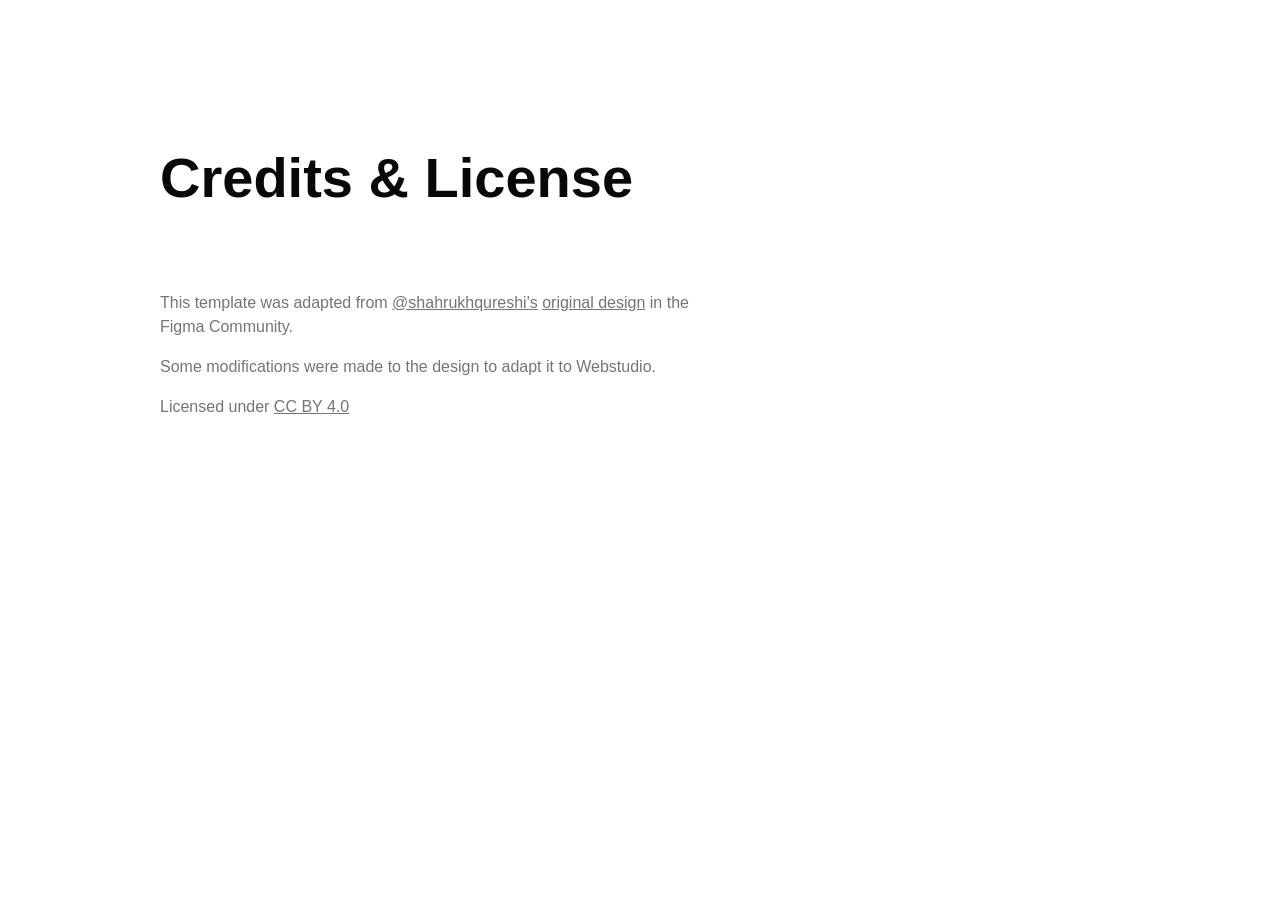
<file: credits/index.html>
<!doctype html>
<html
  lang="en"
  data-ws-project="9b1941f8-6be0-4e41-96b1-95bf6083bc7c"
  data-ws-last-published="2026-03-26T20:56:41.097Z"
>
  <head>
    <link
      rel="stylesheet"
      type="text/css"
      href="/assets/static/app_generated_index-6937cd5a.DBzV2F5R.css"
    />
    <meta charset="UTF-8" />
    <meta name="viewport" content="width=device-width,initial-scale=1" />
    <link rel="icon" href="/assets/logo_r1qaJQiri6sK3rPyq-Sar.svg" />
    <meta property="og:url" content="https://url/credits" />
    <meta property="og:title" content="Credits" />
    <meta property="og:type" content="website" />
    <meta name="robots" content="noindex, nofollow" />
    <meta property="twitter:card" content="summary_large_image" />
    <title>Credits</title>
  </head>
  <body class="w-body">
    <div class="w-box">
      <main class="w-box">
        <section class="w-box cna0hdz c1mzb2kd">
          <div
            class="w-box c1357293 c9jnjeu c5tmc3l c1ldum37 czr2pxy c155uc7w cry9bxc c1lfjoq7 cn6056e c1117wcl"
          >
            <h1 class="w-heading c11nr3ex c11dowh9 cyezz5l c8ys3vy">
              Credits &amp; License
            </h1>
            <div class="w-box c1rco612">
              <p class="w-paragraph">
                This template was adapted from
                <a
                  href="https://www.figma.com/@shahrukhqureshi"
                  target="_blank"
                  class="w-rich-text-link c195z7w0 cld4m44 c1hz2opz c1c9nyn co9inq6 c18nx7en c13zjl4p cl60rel czukzo6 cb06ied"
                  >@shahrukhqureshi&#x27;s</a
                >
                <a
                  href="https://www.figma.com/community/file/1116316830579955404"
                  target="_blank"
                  class="w-rich-text-link c195z7w0 cld4m44 c1hz2opz c1c9nyn co9inq6 c18nx7en c13zjl4p cl60rel czukzo6 cb06ied"
                  >original design</a
                >
                in the Figma Community.
              </p>
              <p class="w-paragraph">
                Some modifications were made to the design to adapt it to
                Webstudio.
              </p>
              <p class="w-paragraph">
                Licensed under
                <a
                  href="https://creativecommons.org/licenses/by/4.0/"
                  target="_blank"
                  class="w-rich-text-link c195z7w0 cld4m44 c1hz2opz c1c9nyn co9inq6 c18nx7en c13zjl4p cl60rel czukzo6 cb06ied"
                  >CC BY 4.0</a
                >
              </p>
            </div>
          </div>
        </section>
      </main>
    </div>
    <script id="vike_pageContext" type="application/json">
      {
        "_urlRewrite": null,
        "pageId": "/pages/credits",
        "routeParams": {},
        "data": {
          "url": "https://url/credits",
          "system": {
            "params": {},
            "search": {},
            "origin": "https://url",
            "pathname": "/credits"
          },
          "resources": {},
          "pageMeta": {
            "title": "Credits",
            "description": "",
            "excludePageFromSearch": true,
            "language": "",
            "socialImageAssetName": "!undefined",
            "socialImageUrl": "",
            "status": 200,
            "redirect": "",
            "custom": []
          }
        }
      }
    </script>
    <script id="vike_globalContext" type="application/json">
      {}
    </script>
    <script
      src="/assets/entries/entry-server-routing.D7ARAawu.js"
      type="module"
      async
    ></script>
    <link
      rel="modulepreload"
      href="/assets/entries/pages_credits.D0OFtqCx.js"
      as="script"
      type="text/javascript"
    /><link
      rel="modulepreload"
      href="/assets/chunks/chunk-BZsJqSrX.js"
      as="script"
      type="text/javascript"
    /><link
      rel="modulepreload"
      href="/assets/chunks/chunk-ZipjSA9y.js"
      as="script"
      type="text/javascript"
    />
  </body>
</html>
</file>
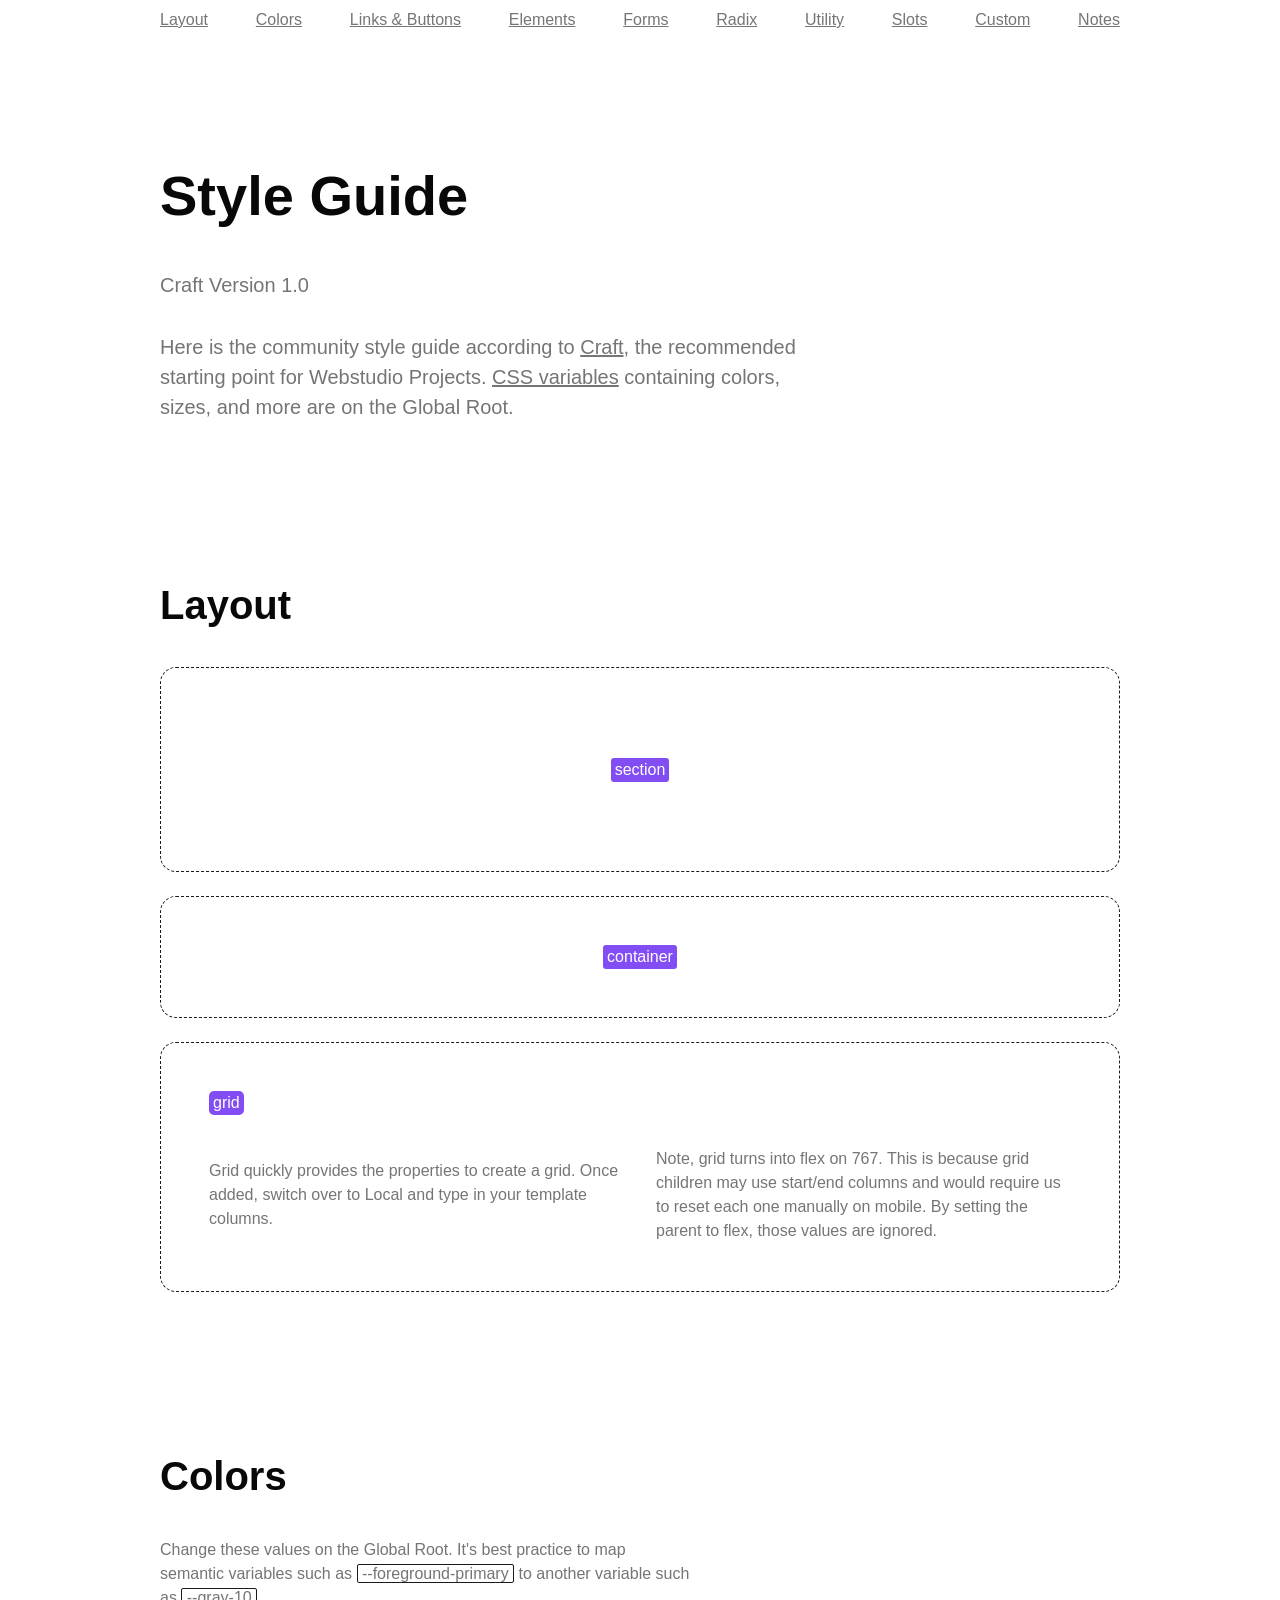
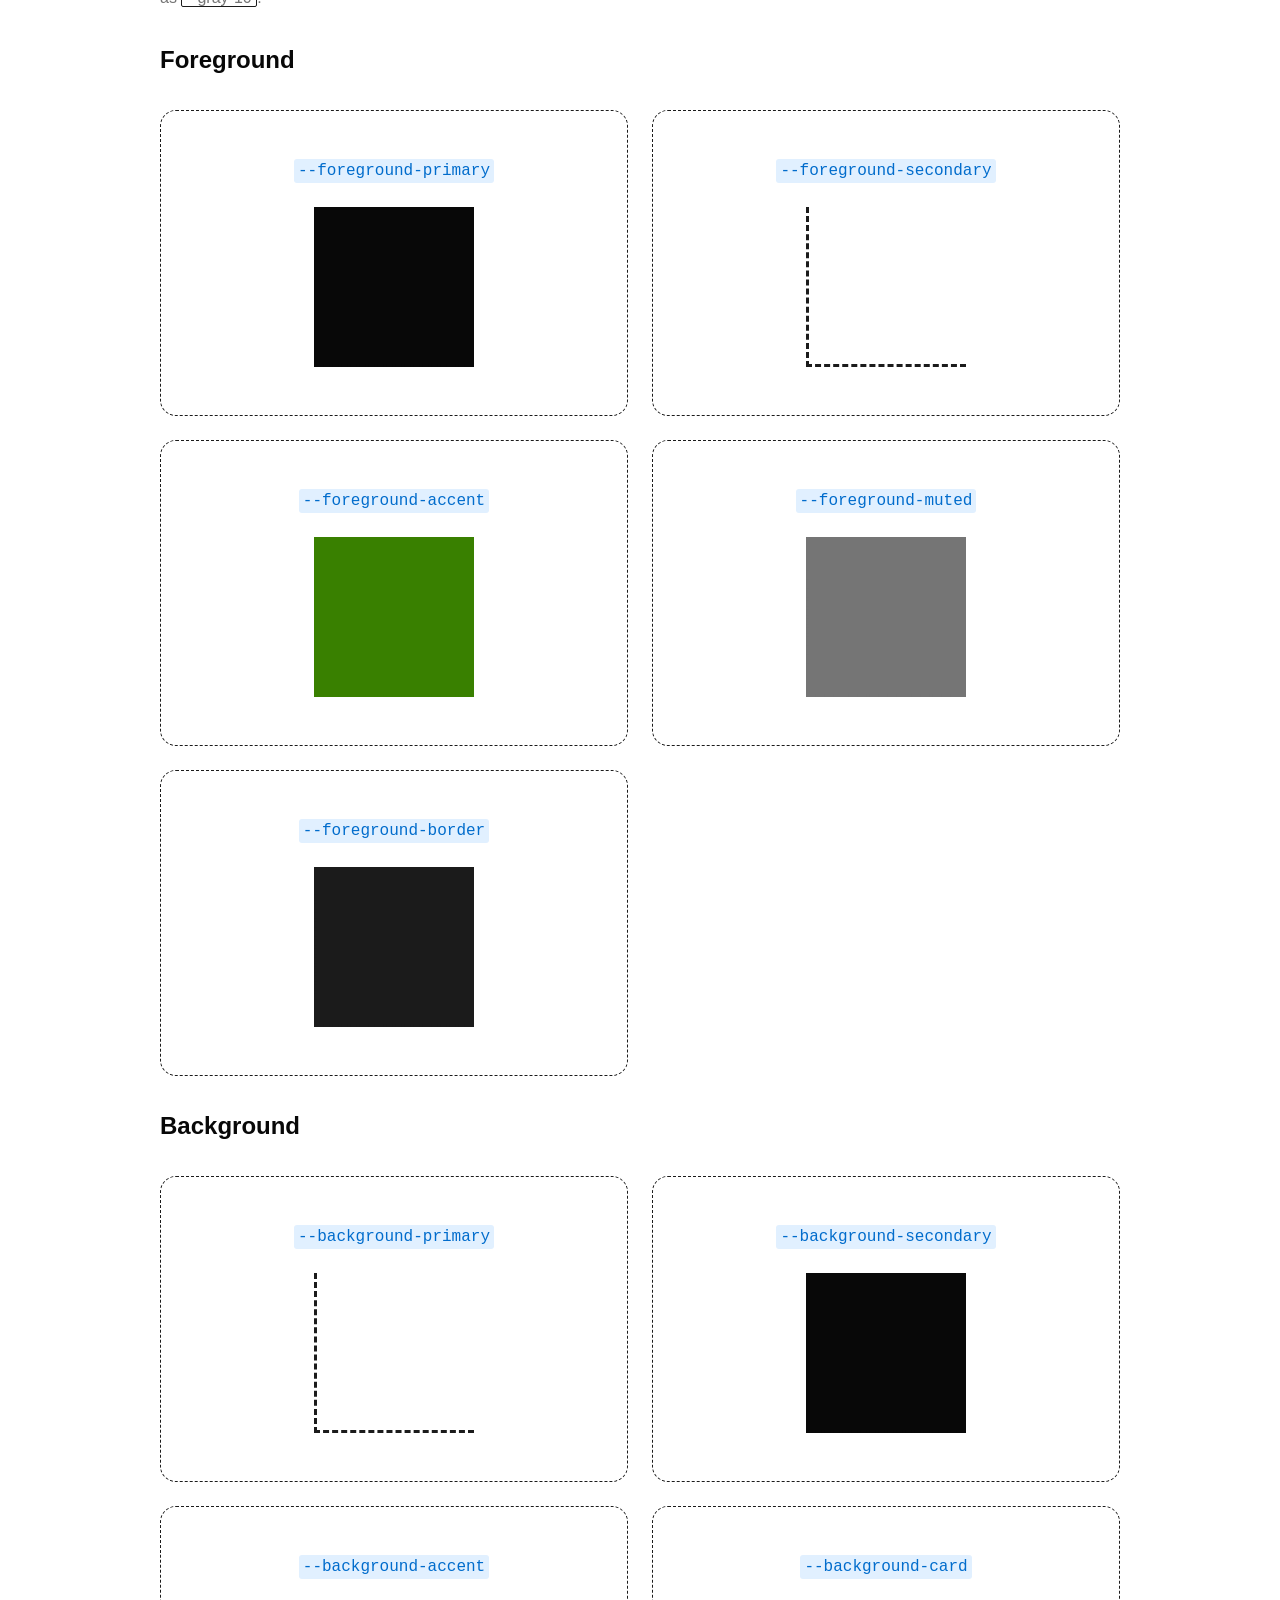
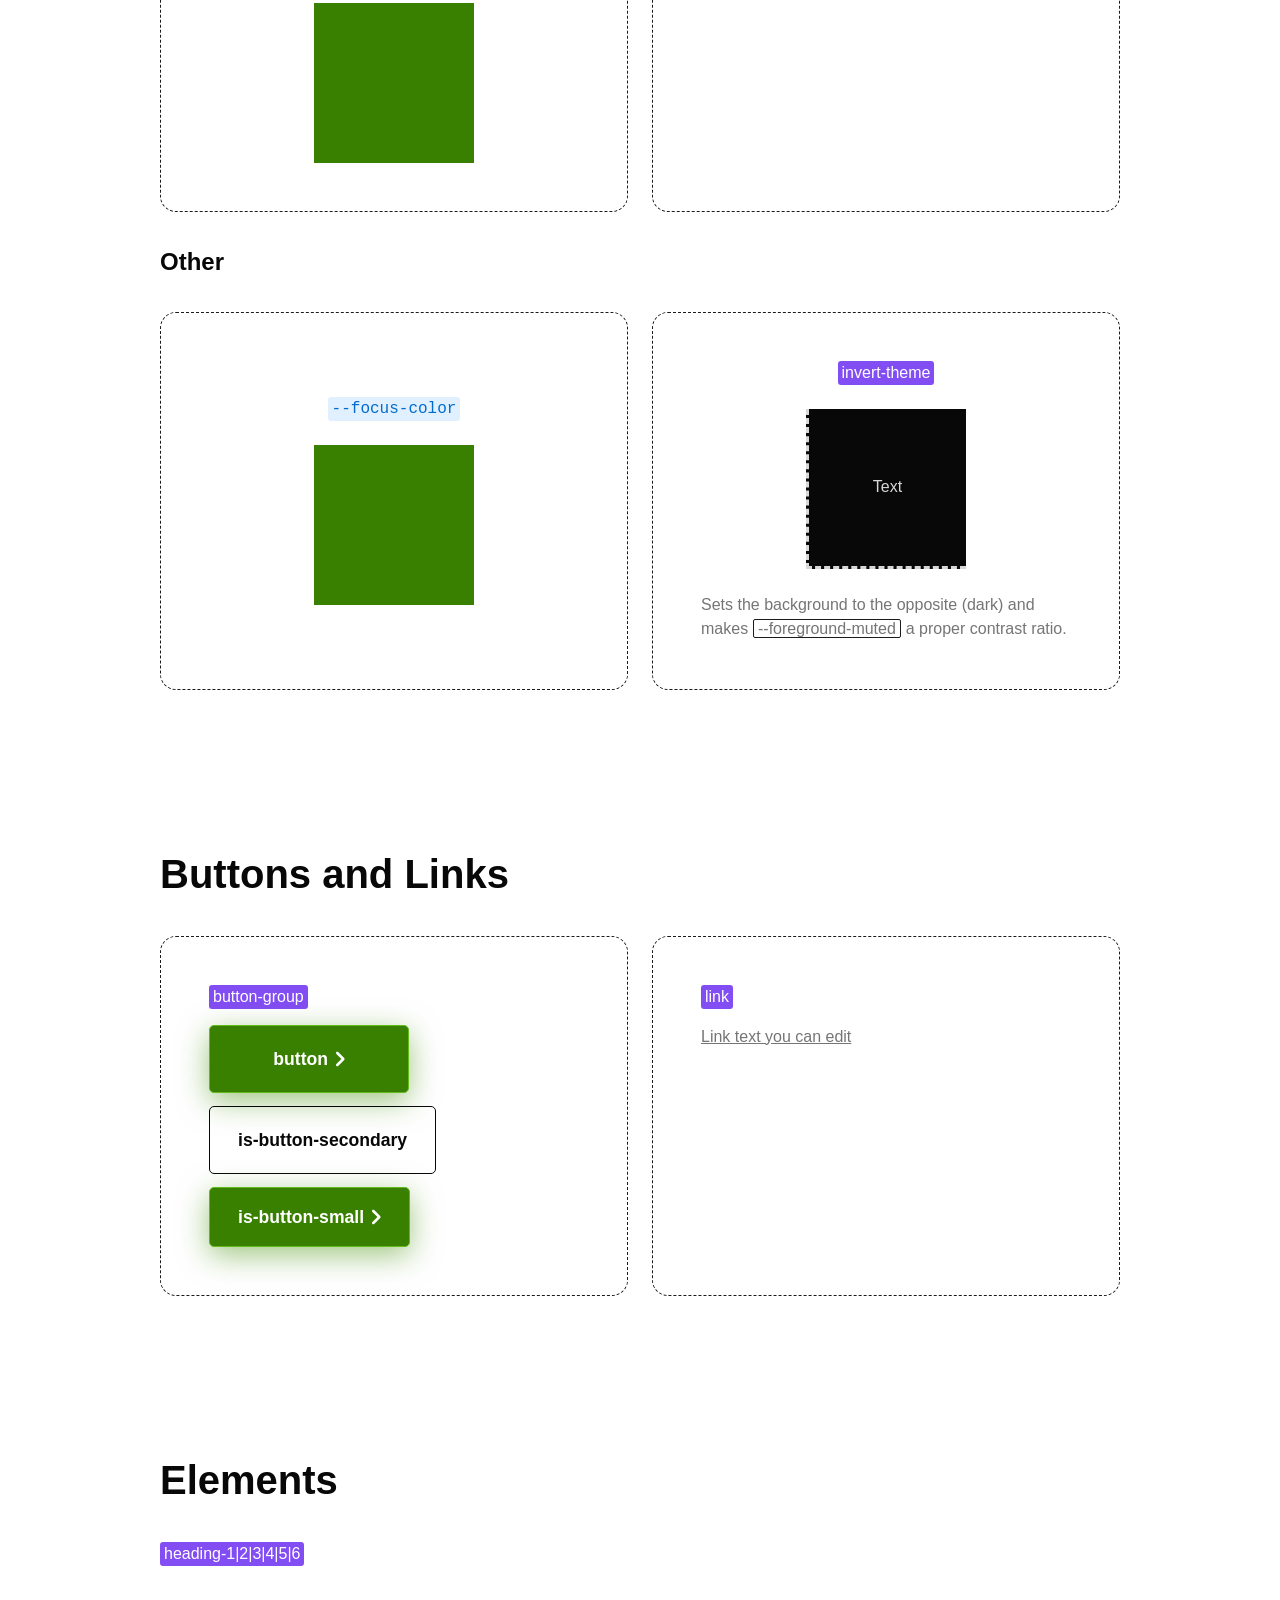
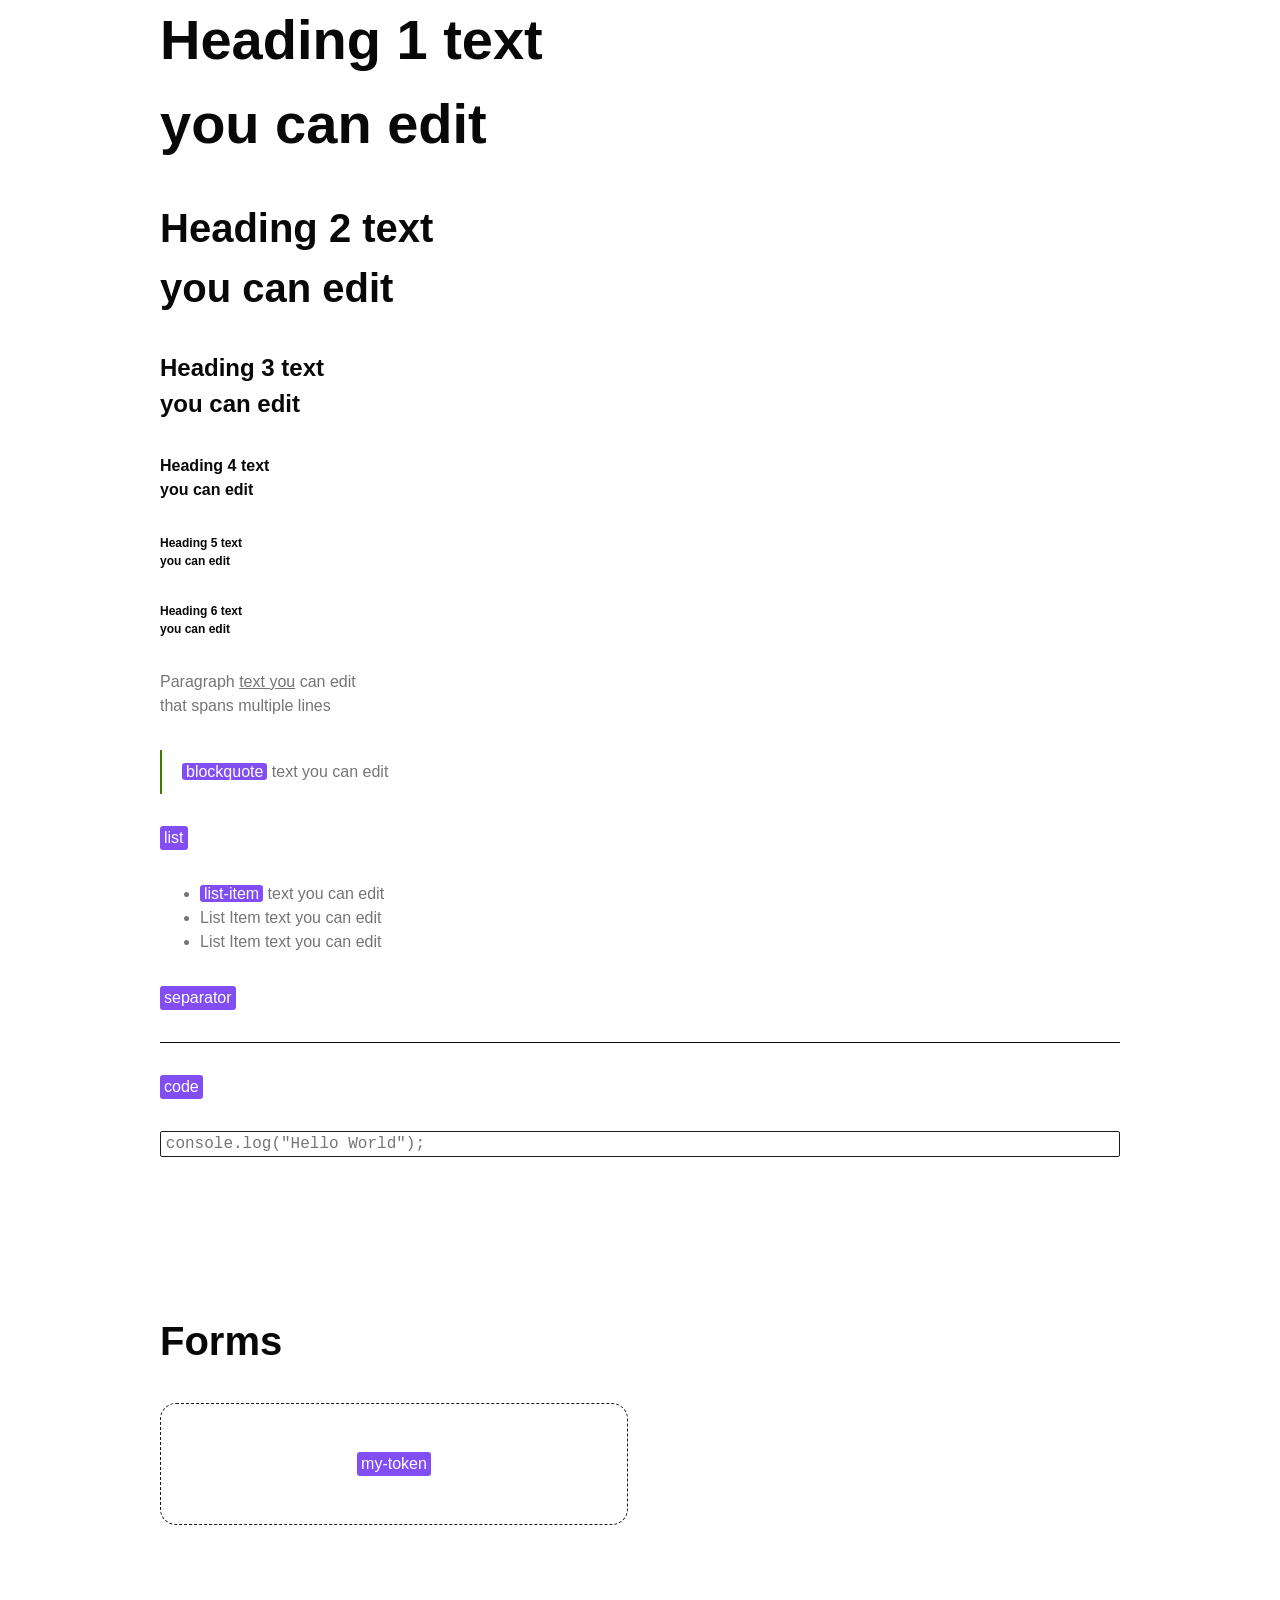
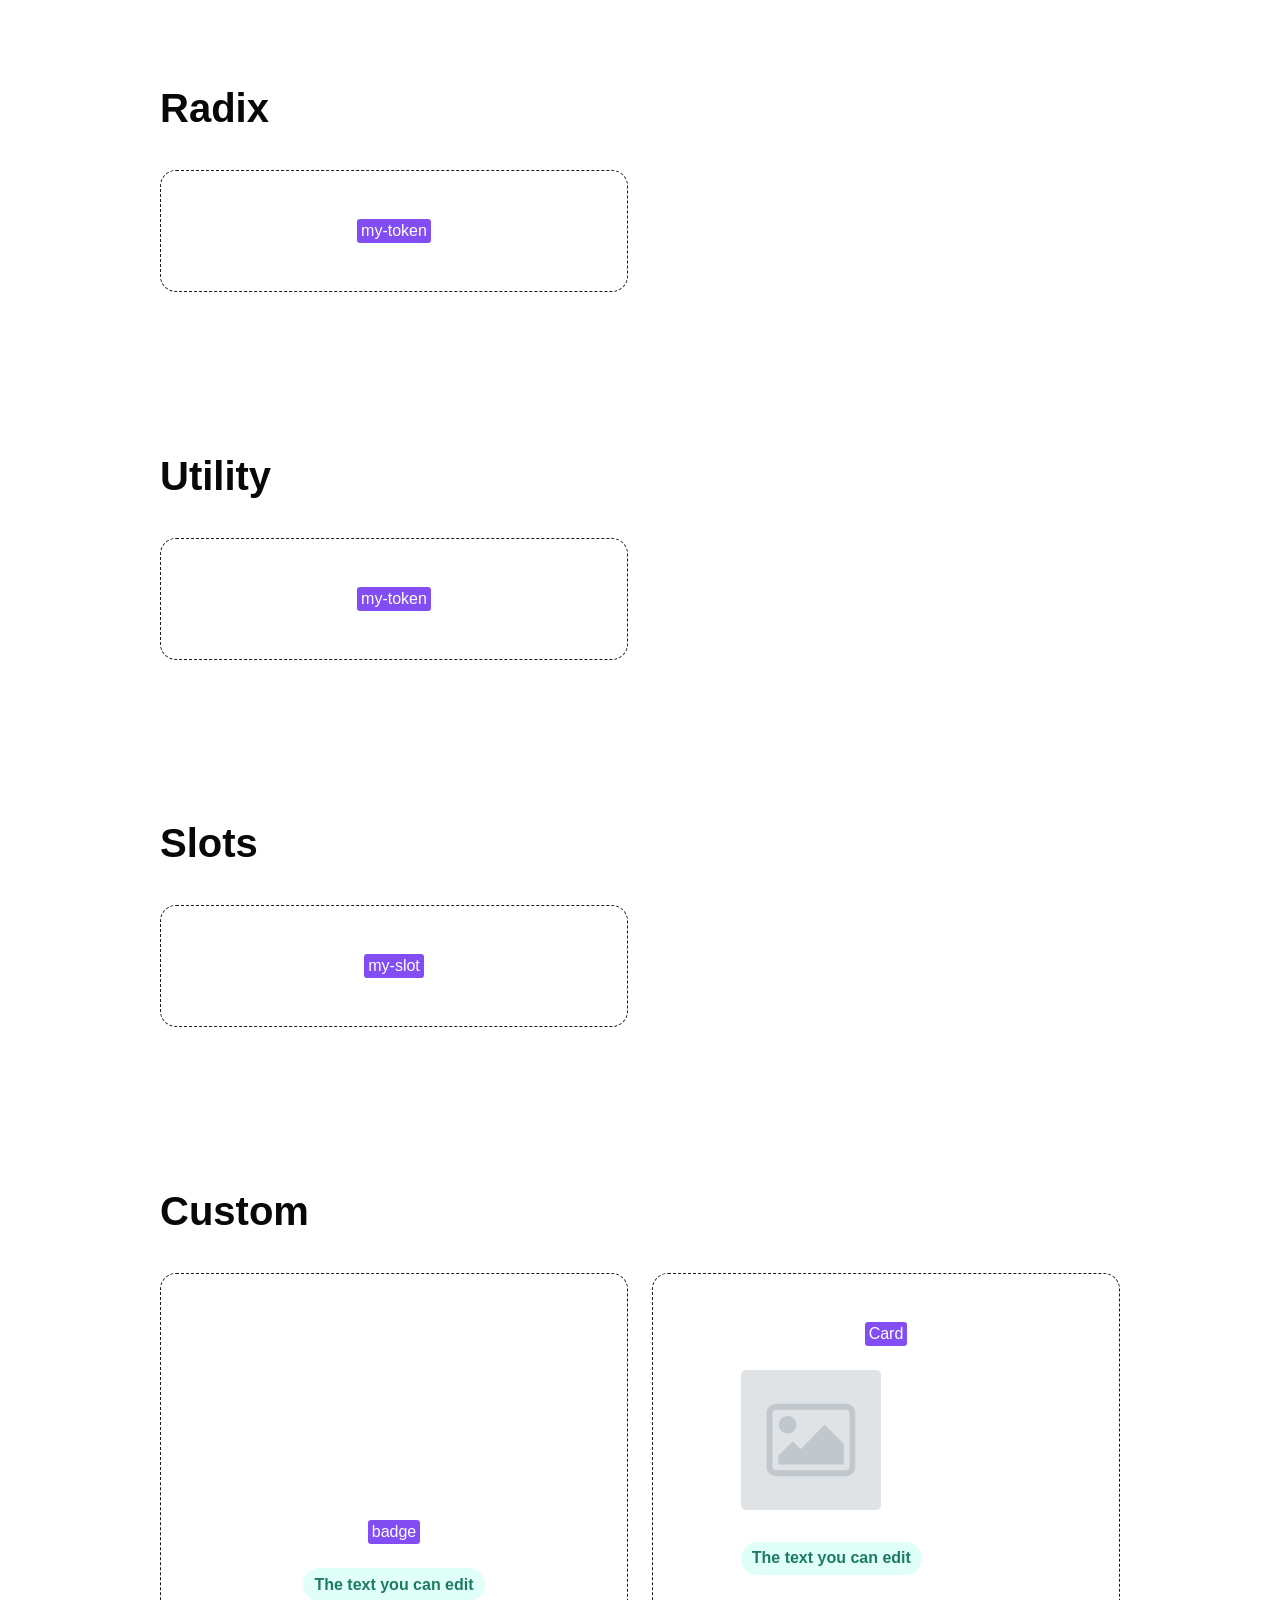
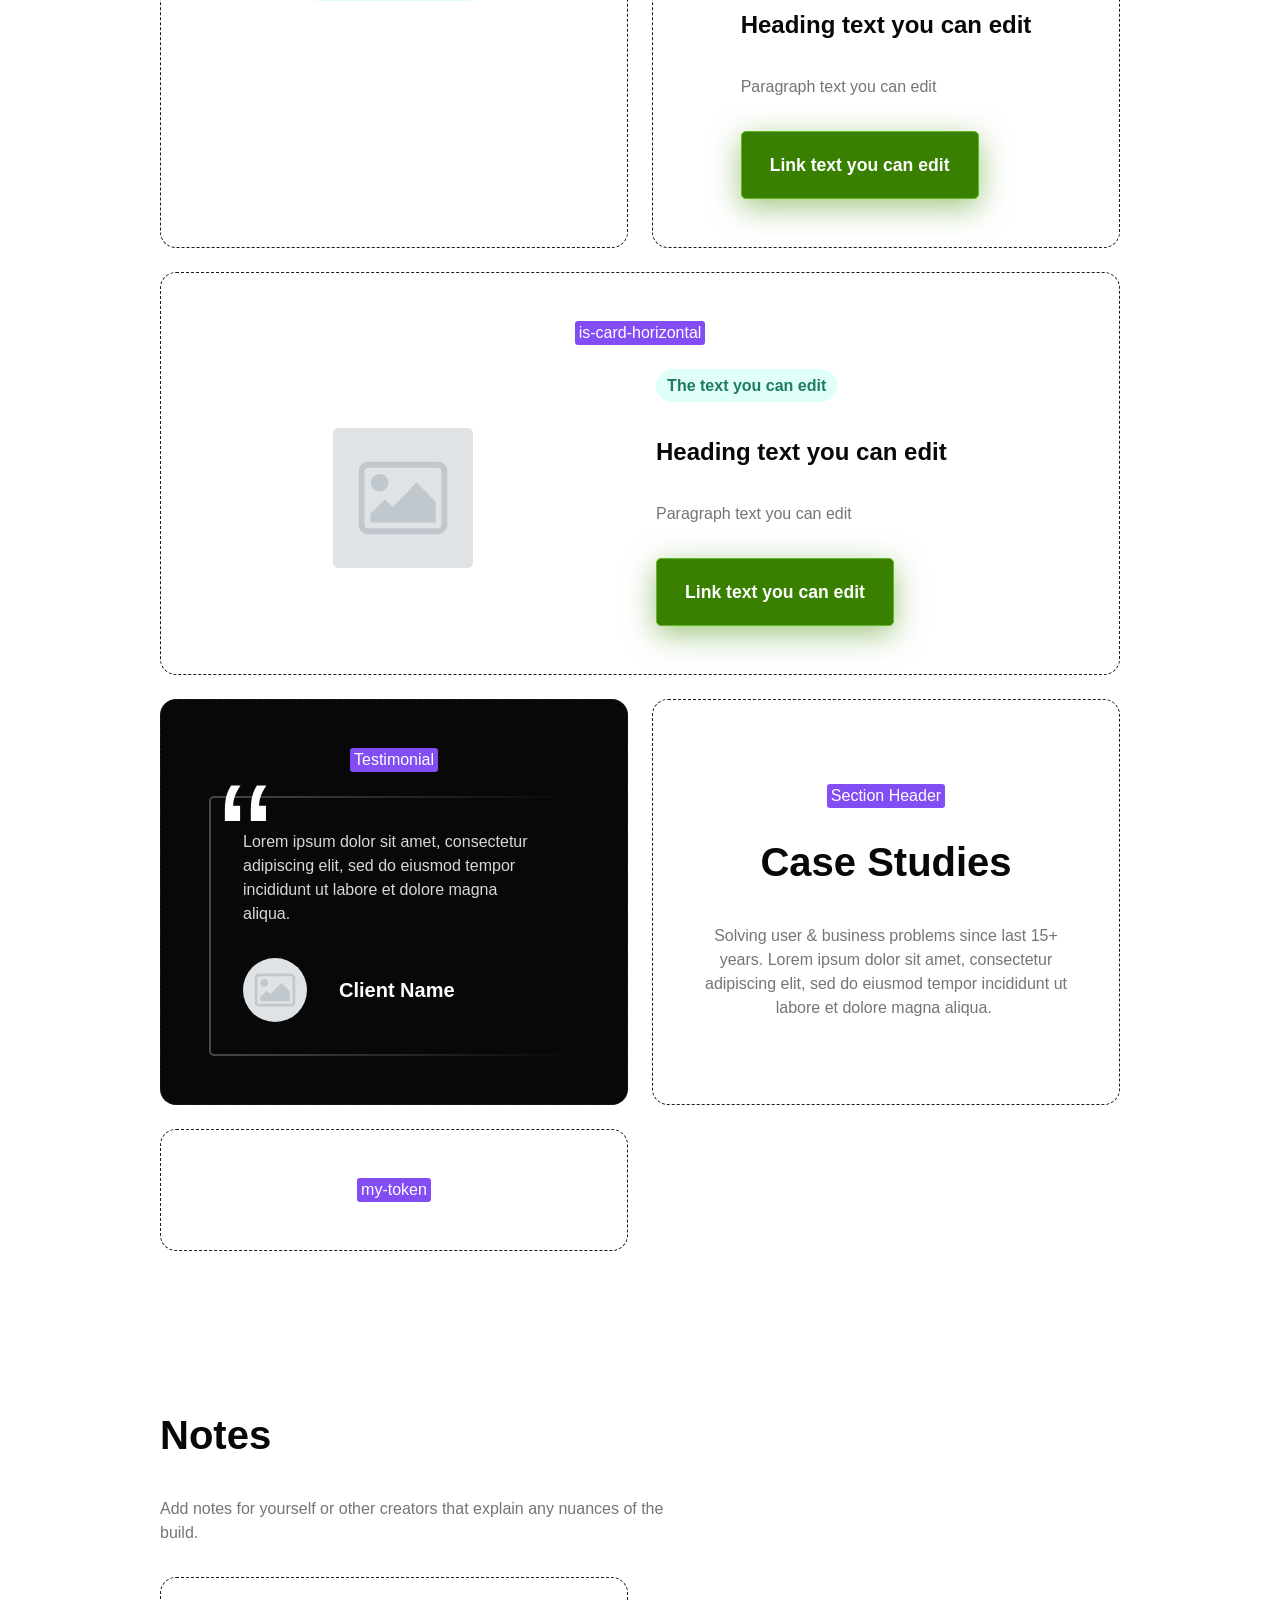
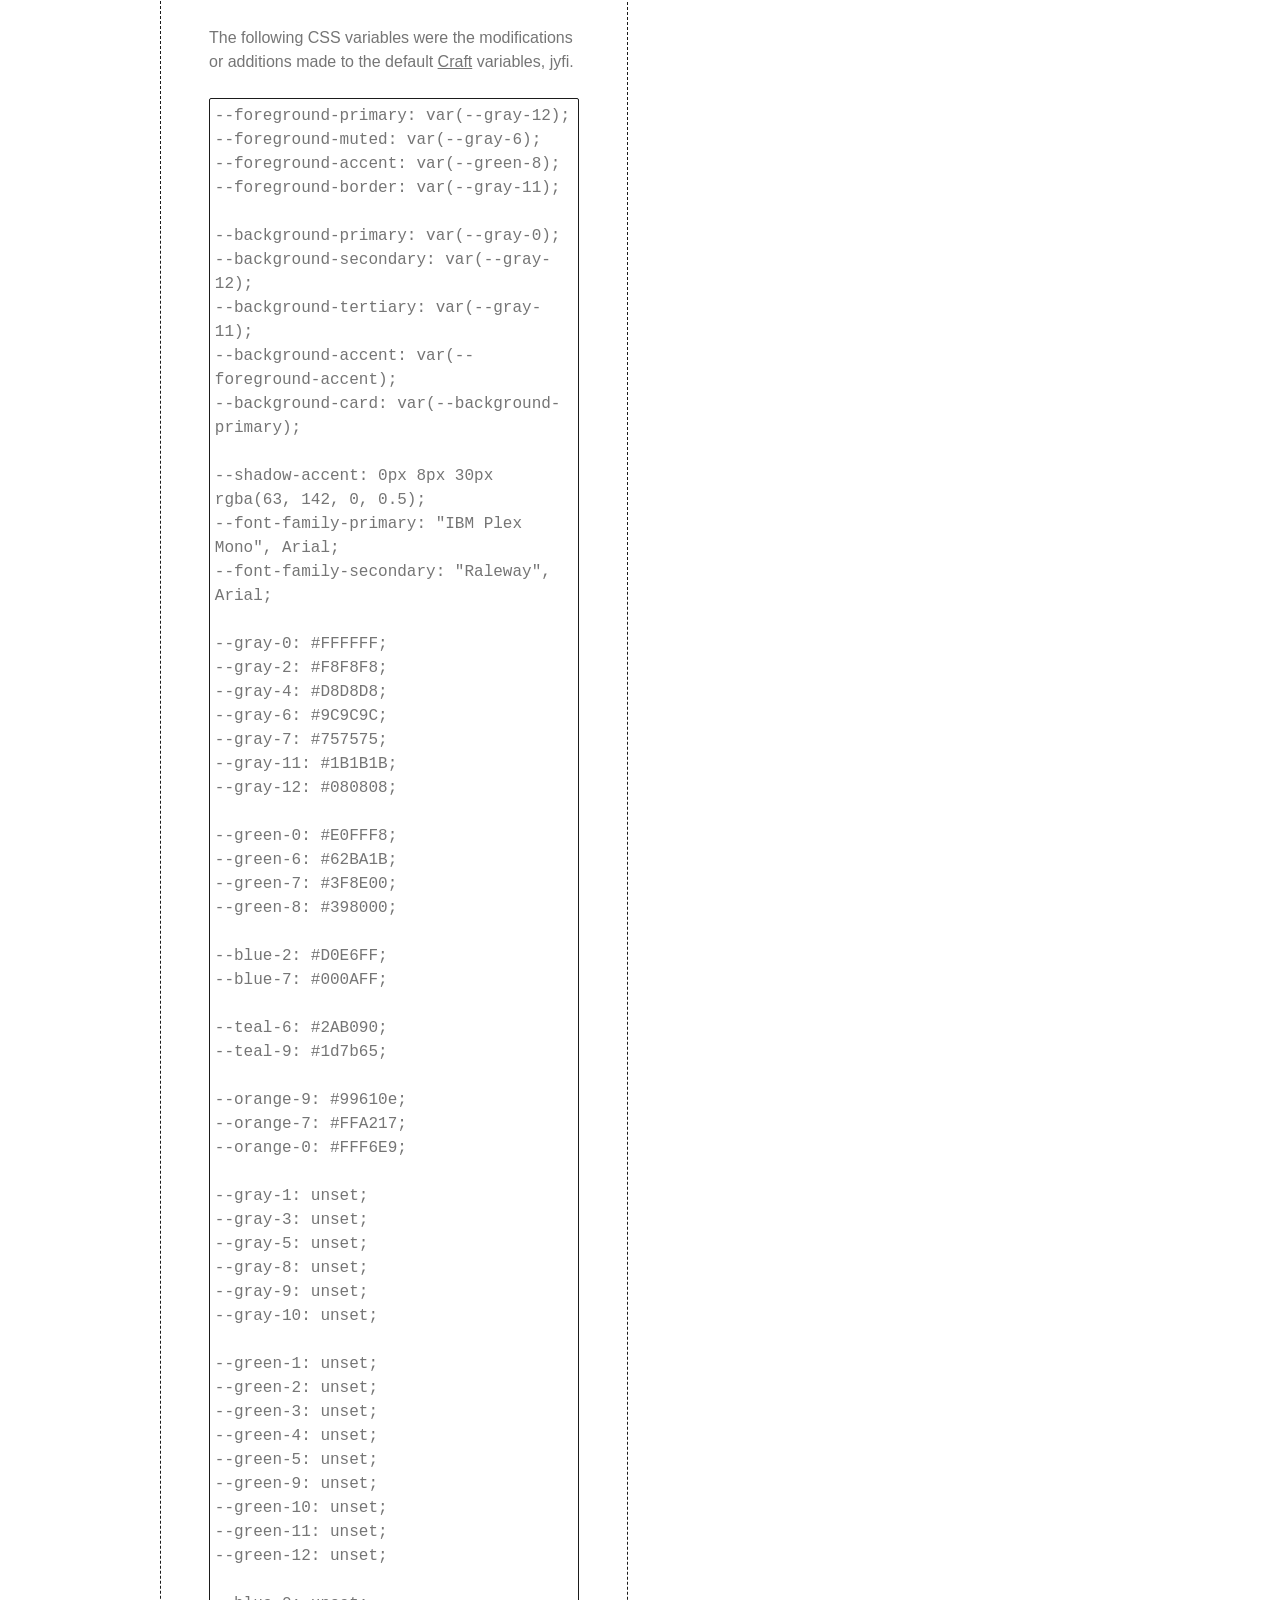
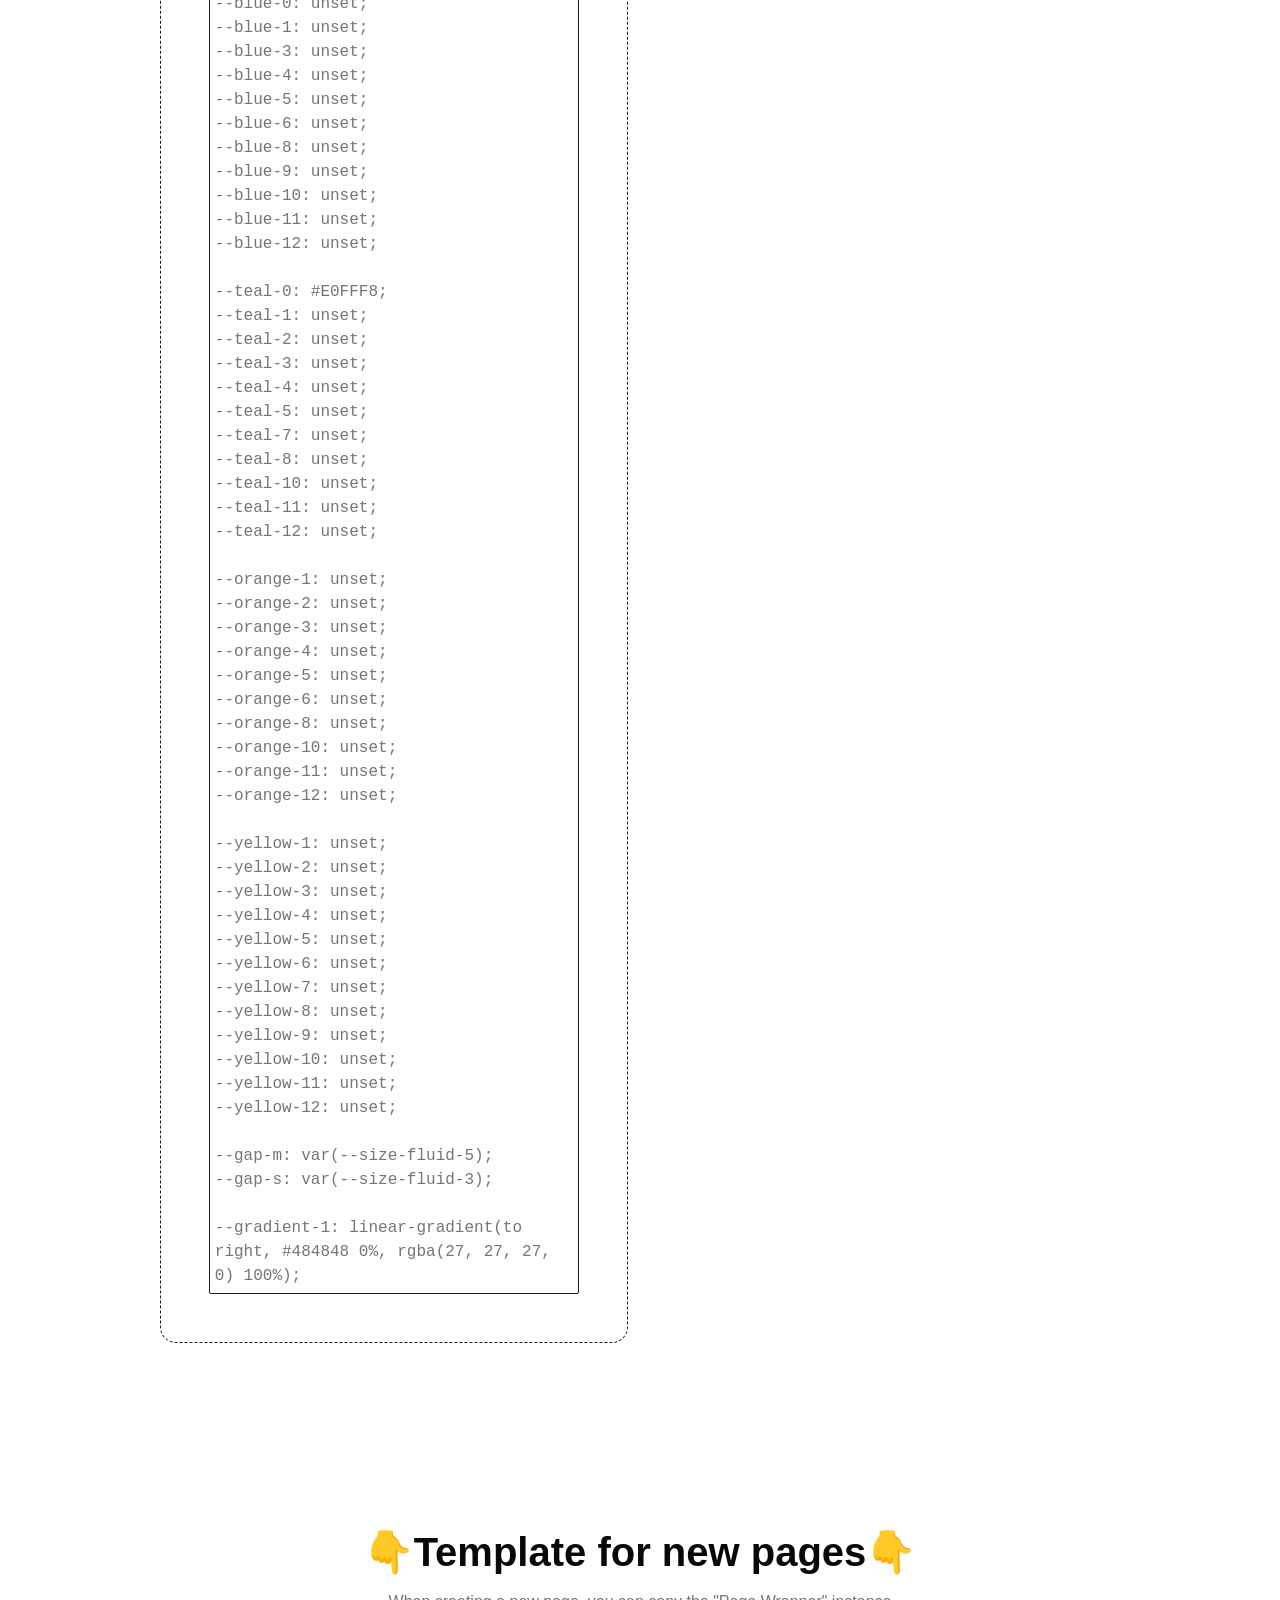
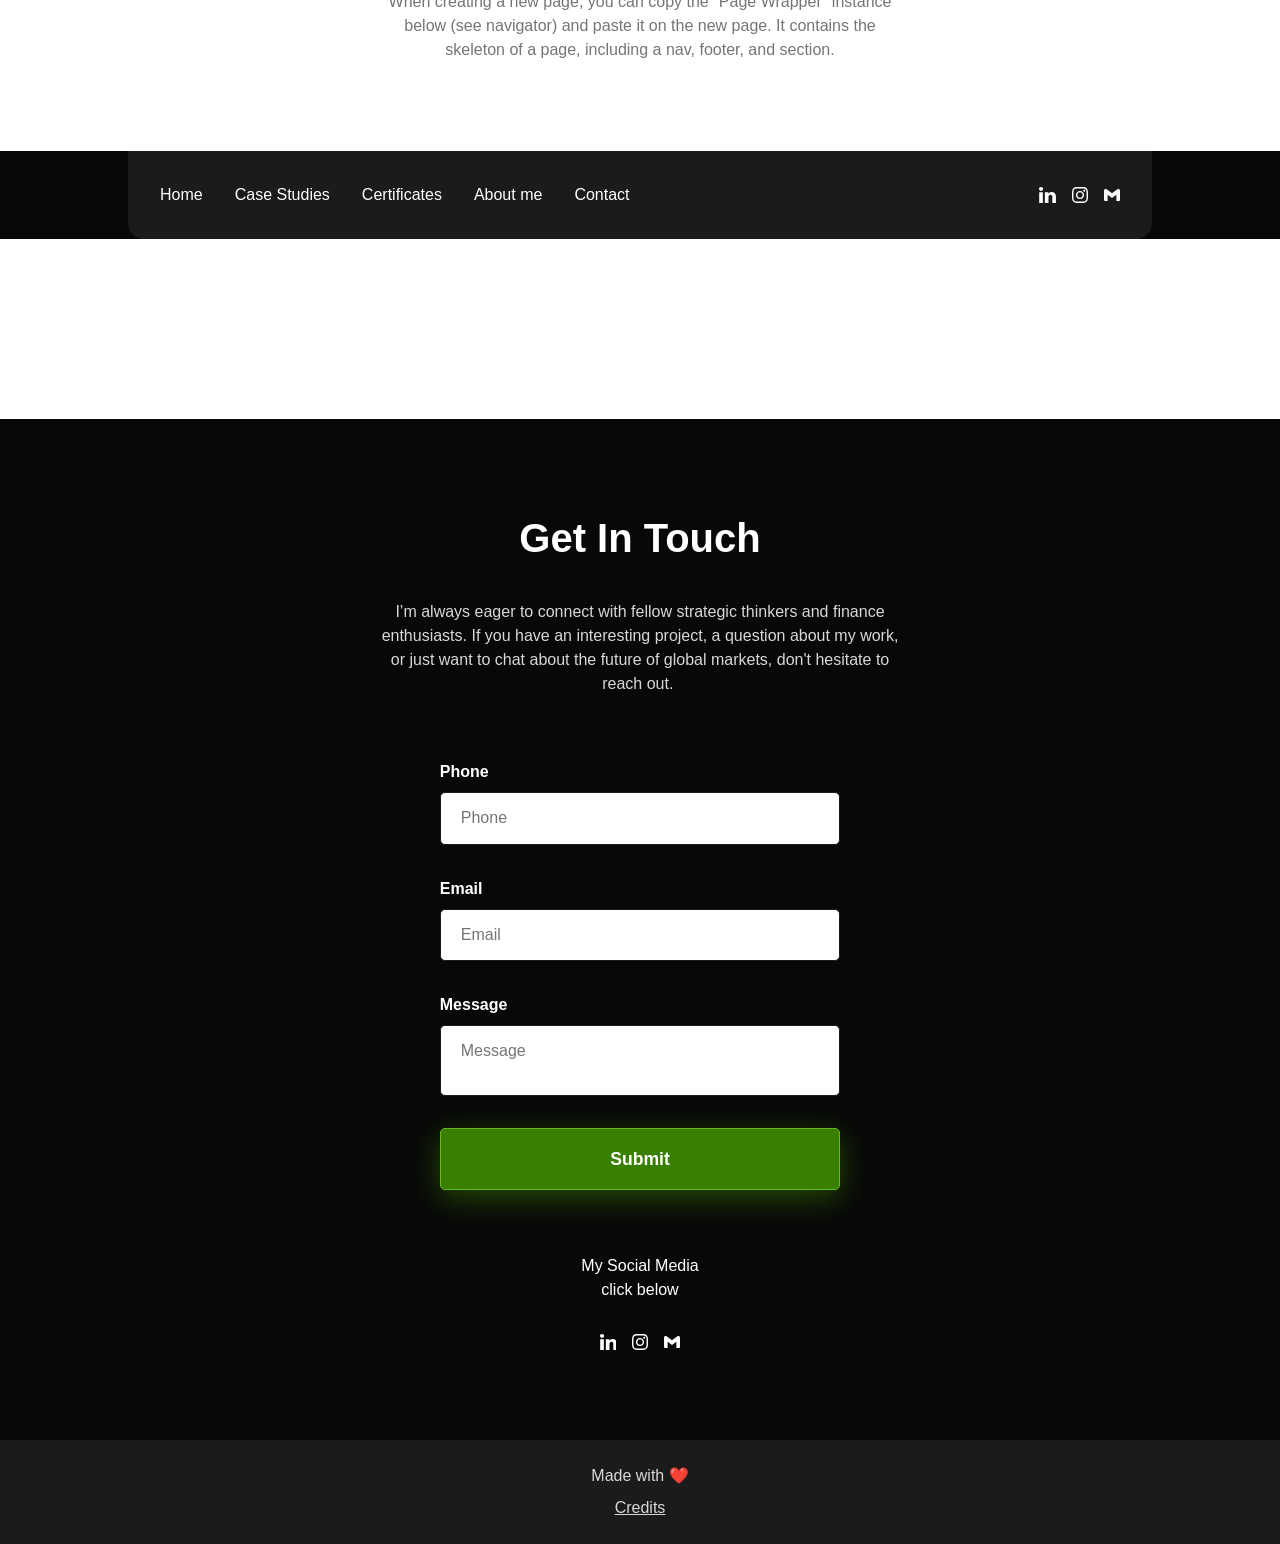
<file: style-guide/index.html>
<!doctype html>
<html
  lang="en"
  data-ws-project="9b1941f8-6be0-4e41-96b1-95bf6083bc7c"
  data-ws-last-published="2026-03-26T20:56:41.097Z"
>
  <head>
    <link
      rel="stylesheet"
      type="text/css"
      href="/assets/static/app_generated_index-6937cd5a.DBzV2F5R.css"
    />
    <meta charset="UTF-8" />
    <meta name="viewport" content="width=device-width,initial-scale=1" />
    <link rel="icon" href="/assets/logo_r1qaJQiri6sK3rPyq-Sar.svg" />
    <meta property="og:url" content="https://url/style-guide" />
    <meta property="og:title" content="Style Guide" />
    <meta property="og:type" content="website" />
    <meta name="robots" content="noindex, nofollow" />
    <meta property="twitter:card" content="summary_large_image" />
    <title>Style Guide</title>
  </head>
  <body id="top" class="w-body">
    <div class="w-box cna0hdz c1mzb2kd">
      <div
        class="w-box c1357293 c9jnjeu c5tmc3l c1ldum37 czr2pxy c155uc7w cry9bxc c1lfjoq7 c11ykhog c1kt5iwx"
      >
        <div class="w-box cry9bxc c1lfjoq7 c1z0l37u c1ml0hr7 cbmc0x9">
          <h1 class="w-heading c11nr3ex c11dowh9 cyezz5l c8ys3vy">
            Style Guide
          </h1>
          <div class="w-text c1nkzcyu c91x88d">Craft Version 1.0</div>
          <p class="w-paragraph cz5g8eb c1nkzcyu">
            Here is the community style guide according to
            <a
              href="https://docs.webstudio.is/university/craft"
              target="_blank"
              class="w-rich-text-link c195z7w0 cld4m44 c1hz2opz c1c9nyn co9inq6 c18nx7en c13zjl4p cl60rel czukzo6 cb06ied"
              >Craft</a
            >, the recommended starting point for Webstudio Projects.
            <a
              href="https://docs.webstudio.is/university/foundations/css-variables"
              target="_blank"
              class="w-rich-text-link c195z7w0 cld4m44 c1hz2opz c1c9nyn co9inq6 c18nx7en c13zjl4p cl60rel czukzo6 cb06ied"
              >CSS variables</a
            >
            containing colors, sizes, and more are on the Global Root.
          </p>
        </div>
        <div
          id="layout"
          class="w-box cry9bxc c1lfjoq7 cdq89vd c1tcoltv c1778y6x"
        >
          <div class="w-box cry9bxc c1lfjoq7 c1z0l37u c1ml0hr7 cbmc0x9">
            <h2 class="w-heading c1dxq9cf c11dowh9 c12y6bqh c8ys3vy">Layout</h2>
          </div>
          <div class="w-box copqmak c9sypx0 c1w3ahi2 c3zdkj3 c1lcvbhc">
            <div
              class="w-box c12n5uks csb0ifw cg5j03k c8od1c4 cry9bxc c1qyy4dh ct02u4h cna0hdz c1mzb2kd c1vaudkt cci8rp4 c1fhkm63 clv8gve c1lfjoq7 cll3pt2 c1gy5yet c1qdn8k2"
            >
              <div
                class="w-text c13hpgo3 cbvffy can94pj c1p3n7hw c1qom380 c1pn4vw7 cczo11 c1tnvyeo c1pm51o8 c18tatc1"
              >
                section
              </div>
            </div>
            <div
              class="w-box c12n5uks csb0ifw cg5j03k c8od1c4 cry9bxc c1qyy4dh ct02u4h c2keyc8 cnkorcr c1ldum37 c5tmc3l c1fhkm63 clv8gve c1lfjoq7 ca4qjwu c1cdc69r c1357293 c9jnjeu czr2pxy c155uc7w c1qdn8k2"
            >
              <div
                class="w-text c13hpgo3 cbvffy can94pj c1p3n7hw c1qom380 c1pn4vw7 cczo11 c1tnvyeo c1pm51o8 c18tatc1"
              >
                container
              </div>
            </div>
            <div
              class="w-box c12n5uks csb0ifw cg5j03k c8od1c4 copqmak c1qyy4dh ct02u4h c1fhkm63 clv8gve c1lfjoq7 c10zkoym ct8c5y2 c1f64byh c1qdn8k2 c1g7fxd7 cx6c9kw c174sw29"
            >
              <div class="w-box c7rvndl c2w8hv4">
                <div
                  class="w-text c13hpgo3 c1umavhe caipwxg cbvffy can94pj c1b1clqm cir85gx c1qom380 cr8yqfm c1ufwdzl c5blvcv cml0h3f c5m8ase clv8gve"
                >
                  grid
                </div>
              </div>
              <div class="w-box">
                <p class="w-paragraph">
                  Grid quickly provides the properties to create a grid. Once
                  added, switch over to Local and type in your template columns.
                </p>
              </div>
              <div class="w-box">
                <p class="w-paragraph">
                  Note, grid turns into flex on 767. This is because grid
                  children may use start/end columns and would require us to
                  reset each one manually on mobile. By setting the parent to
                  flex, those values are ignored.
                </p>
              </div>
            </div>
          </div>
        </div>
        <div
          id="colors"
          class="w-box cry9bxc c1lfjoq7 cdq89vd c1tcoltv c1778y6x"
        >
          <div class="w-box cry9bxc c1lfjoq7 c1z0l37u c1ml0hr7 cbmc0x9">
            <h2 class="w-heading c1dxq9cf c11dowh9 c12y6bqh c8ys3vy">Colors</h2>
            <p class="w-paragraph c91x88d c1rco612">
              Change these values on the Global Root. It&#x27;s best practice to
              map semantic variables such as
              <span
                class="w-text-1 c2i0393 c19evryj cntnubm c16hrg7f c12vy3a5 cuwcd3w c182r5t9 c27bbqk"
                >--foreground-primary</span
              >
              to another variable such as
              <span
                class="w-text-1 c2i0393 c19evryj cntnubm c16hrg7f c12vy3a5 cuwcd3w c182r5t9 c27bbqk"
                >--gray-10</span
              >.
            </p>
          </div>
          <h3 class="w-heading cuoke4w c11dowh9 c12y6bqh c8ys3vy">
            Foreground
          </h3>
          <div class="w-box copqmak c1f64byh c1w3ahi2 c3zdkj3 c1lcvbhc">
            <div
              class="w-box c12n5uks csb0ifw cg5j03k c8od1c4 cry9bxc c1qyy4dh ct02u4h c1fhkm63 clv8gve c1lfjoq7 cll3pt2 c1gy5yet c1qdn8k2 c1g7fxd7"
            >
              <div
                class="w-text c1oa4dlv cbvffy can94pj cjid75y c1qom380 c1pn4vw7 cczo11 c1tnvyeo c1pm51o8 c18tatc1 c16x0h2l"
              >
                --foreground-primary
              </div>
              <div
                class="w-box cagnu3j cd1zgqg c1yzxwf9 c1m3savj csft3d9 cacfwr0 c14969jl c8rahv5 c1vh3ir4 c1owzfpt cr1ky9f c1s9lq31 c12y6bqh c1cx42qj c9rx345 c110v9vw c1l2pvzh"
              ></div>
            </div>
            <div
              class="w-box c12n5uks csb0ifw cg5j03k c8od1c4 cry9bxc c1qyy4dh ct02u4h c1fhkm63 clv8gve c1lfjoq7 cll3pt2 c1gy5yet c1qdn8k2 c1g7fxd7"
            >
              <div
                class="w-text c1oa4dlv cbvffy can94pj cjid75y c1qom380 c1pn4vw7 cczo11 c1tnvyeo c1pm51o8 c18tatc1 c16x0h2l"
              >
                --foreground-secondary
              </div>
              <div
                class="w-box cagnu3j cd1zgqg c1yzxwf9 c1m3savj csft3d9 cacfwr0 c14969jl c8rahv5 c1vh3ir4 c12qxv3h c12w5czy c1s9lq31 c1bd9ep2 c1cx42qj c9rx345 cwpuc2n ckzkfv3"
              ></div>
            </div>
            <div
              class="w-box c12n5uks csb0ifw cg5j03k c8od1c4 cry9bxc c1qyy4dh ct02u4h c1fhkm63 clv8gve c1lfjoq7 cll3pt2 c1gy5yet c1qdn8k2 c1g7fxd7"
            >
              <div
                class="w-text c1oa4dlv cbvffy can94pj cjid75y c1qom380 c1pn4vw7 cczo11 c1tnvyeo c1pm51o8 c18tatc1 c16x0h2l"
              >
                --foreground-accent
              </div>
              <div
                class="w-box cagnu3j cd1zgqg c1yzxwf9 c1m3savj csft3d9 cacfwr0 c14969jl c8rahv5 c1vh3ir4 c1owzfpt cr1ky9f c1s9lq31 cpp0nin c1cx42qj c9rx345 c110v9vw c1l2pvzh"
              ></div>
            </div>
            <div
              class="w-box c12n5uks csb0ifw cg5j03k c8od1c4 cry9bxc c1qyy4dh ct02u4h c1fhkm63 clv8gve c1lfjoq7 cll3pt2 c1gy5yet c1qdn8k2 c1g7fxd7"
            >
              <div
                class="w-text c1oa4dlv cbvffy can94pj cjid75y c1qom380 c1pn4vw7 cczo11 c1tnvyeo c1pm51o8 c18tatc1 c16x0h2l"
              >
                --foreground-muted
              </div>
              <div
                class="w-box cagnu3j cd1zgqg c1yzxwf9 c1m3savj csft3d9 cacfwr0 c14969jl c8rahv5 c1vh3ir4 c1owzfpt cr1ky9f c1s9lq31 czt9u4x c1cx42qj c9rx345 c110v9vw c1l2pvzh"
              ></div>
            </div>
            <div
              class="w-box c12n5uks csb0ifw cg5j03k c8od1c4 cry9bxc c1qyy4dh ct02u4h c1fhkm63 clv8gve c1lfjoq7 cll3pt2 c1gy5yet c1qdn8k2 c1g7fxd7"
            >
              <div
                class="w-text c1oa4dlv cbvffy can94pj cjid75y c1qom380 c1pn4vw7 cczo11 c1tnvyeo c1pm51o8 c18tatc1 c16x0h2l"
              >
                --foreground-border
              </div>
              <div
                class="w-box cagnu3j cd1zgqg c1yzxwf9 c1m3savj csft3d9 cacfwr0 c14969jl c8rahv5 c1vh3ir4 c1owzfpt cr1ky9f c1s9lq31 cchda18 c1cx42qj c9rx345 c110v9vw c1l2pvzh"
              ></div>
            </div>
          </div>
          <h3 class="w-heading cuoke4w c11dowh9 c12y6bqh c8ys3vy">
            Background
          </h3>
          <div class="w-box copqmak c1f64byh c1w3ahi2 c3zdkj3 c1lcvbhc">
            <div
              class="w-box c12n5uks csb0ifw cg5j03k c8od1c4 cry9bxc c1qyy4dh ct02u4h c1fhkm63 clv8gve c1lfjoq7 cll3pt2 c1gy5yet c1qdn8k2 c1g7fxd7"
            >
              <div
                class="w-text c1oa4dlv cbvffy can94pj cjid75y c1qom380 c1pn4vw7 cczo11 c1tnvyeo c1pm51o8 c18tatc1 c16x0h2l"
              >
                --background-primary
              </div>
              <div
                class="w-box cagnu3j cd1zgqg c1yzxwf9 c1m3savj csft3d9 cacfwr0 c14969jl c8rahv5 c1vh3ir4 c12qxv3h c12w5czy c1s9lq31 cvgv9nf c1cx42qj c9rx345 cwpuc2n ckzkfv3"
              ></div>
            </div>
            <div
              class="w-box c12n5uks csb0ifw cg5j03k c8od1c4 cry9bxc c1qyy4dh ct02u4h c1fhkm63 clv8gve c1lfjoq7 cll3pt2 c1gy5yet c1qdn8k2 c1g7fxd7"
            >
              <div
                class="w-text c1oa4dlv cbvffy can94pj cjid75y c1qom380 c1pn4vw7 cczo11 c1tnvyeo c1pm51o8 c18tatc1 c16x0h2l"
              >
                --background-secondary
              </div>
              <div
                class="w-box cagnu3j cd1zgqg c1yzxwf9 c1m3savj csft3d9 cacfwr0 c14969jl c8rahv5 c1vh3ir4 c1owzfpt cr1ky9f c1s9lq31 c12y6bqh c1cx42qj c9rx345 c110v9vw c1l2pvzh"
              ></div>
            </div>
            <div
              class="w-box c12n5uks csb0ifw cg5j03k c8od1c4 cry9bxc c1qyy4dh ct02u4h c1fhkm63 clv8gve c1lfjoq7 cll3pt2 c1gy5yet c1qdn8k2 c1g7fxd7"
            >
              <div
                class="w-text c1oa4dlv cbvffy can94pj cjid75y c1qom380 c1pn4vw7 cczo11 c1tnvyeo c1pm51o8 c18tatc1 c16x0h2l"
              >
                --background-accent
              </div>
              <div
                class="w-box cagnu3j cd1zgqg c1yzxwf9 c1m3savj csft3d9 cacfwr0 c14969jl c8rahv5 c1vh3ir4 c1owzfpt cr1ky9f c1s9lq31 c1iv8y8b c1cx42qj c9rx345 c110v9vw c1l2pvzh"
              ></div>
            </div>
            <div
              class="w-box c12n5uks csb0ifw cg5j03k c8od1c4 cry9bxc c1qyy4dh ct02u4h c1fhkm63 clv8gve c1lfjoq7 cll3pt2 c1gy5yet c1qdn8k2 c1g7fxd7"
            >
              <div
                class="w-text c1oa4dlv cbvffy can94pj cjid75y c1qom380 c1pn4vw7 cczo11 c1tnvyeo c1pm51o8 c18tatc1 c16x0h2l"
              >
                --background-card
              </div>
              <div
                class="w-box cagnu3j cd1zgqg c1yzxwf9 c1m3savj csft3d9 cacfwr0 c14969jl c8rahv5 c1vh3ir4 c1owzfpt cr1ky9f c1s9lq31 cow0ixc c1cx42qj c9rx345 c110v9vw c1l2pvzh"
              ></div>
            </div>
          </div>
          <h3 class="w-heading cuoke4w c11dowh9 c12y6bqh c8ys3vy">Other</h3>
          <div class="w-box copqmak c1f64byh c1w3ahi2 c3zdkj3 c1lcvbhc">
            <div
              class="w-box c12n5uks csb0ifw cg5j03k c8od1c4 cry9bxc c1qyy4dh ct02u4h c1fhkm63 clv8gve c1lfjoq7 cll3pt2 c1gy5yet c1qdn8k2 c1g7fxd7"
            >
              <div
                class="w-text c1oa4dlv cbvffy can94pj cjid75y c1qom380 c1pn4vw7 cczo11 c1tnvyeo c1pm51o8 c18tatc1 c16x0h2l"
              >
                --focus-color
              </div>
              <div
                class="w-box cagnu3j cd1zgqg c1yzxwf9 c1m3savj csft3d9 cacfwr0 c14969jl c8rahv5 c1vh3ir4 c1owzfpt cr1ky9f c1s9lq31 c17o0p2u c1cx42qj c9rx345 c110v9vw c1l2pvzh"
              ></div>
            </div>
            <div
              class="w-box c12n5uks csb0ifw cg5j03k c8od1c4 cry9bxc c1qyy4dh ct02u4h c1fhkm63 clv8gve c1lfjoq7 cll3pt2 c1gy5yet c1qdn8k2 c1g7fxd7"
            >
              <div
                class="w-text c13hpgo3 cbvffy can94pj c1p3n7hw c1qom380 c1pn4vw7 cczo11 c1tnvyeo c1pm51o8 c18tatc1"
              >
                invert-theme
              </div>
              <div
                class="w-box cagnu3j cd1zgqg c1yzxwf9 c1m3savj csft3d9 cacfwr0 c14969jl c8rahv5 c1vh3ir4 c1owzfpt cr1ky9f c1s9lq31 c3rp5ks c1vt1fb c9rx345 c1lw4ao9 cry9bxc c1qyy4dh ct02u4h c110v9vw c1l2pvzh"
              >
                <div class="w-text">Text</div>
              </div>
              <p class="w-paragraph">
                Sets the background to the opposite (dark) and makes
                <span
                  class="w-text-1 c2i0393 c19evryj cntnubm c16hrg7f c12vy3a5 cuwcd3w c182r5t9 c27bbqk"
                  >--foreground-muted</span
                >
                a proper contrast ratio.
              </p>
            </div>
          </div>
        </div>
        <div
          id="links-buttons"
          class="w-box cry9bxc c1lfjoq7 cdq89vd c1tcoltv c1778y6x"
        >
          <div class="w-box cry9bxc c1lfjoq7 c1z0l37u c1ml0hr7 cbmc0x9">
            <h2 class="w-heading c1dxq9cf c11dowh9 c12y6bqh c8ys3vy">
              Buttons and Links
            </h2>
          </div>
          <div class="w-box copqmak c1f64byh c1w3ahi2 c3zdkj3 c1lcvbhc">
            <div
              class="w-box c12n5uks csb0ifw cg5j03k c8od1c4 cry9bxc c16xs6ny c1wt8a7g c1fhkm63 clv8gve c1lfjoq7 c133lpx4 c14u5o53 c1qdn8k2 c1g7fxd7"
            >
              <div
                class="w-text c13hpgo3 cbvffy can94pj c1p3n7hw c1qom380 c1pn4vw7 cczo11 c1tnvyeo c1pm51o8 c18tatc1"
              >
                button-group
              </div>
              <div
                class="w-box cry9bxc c1qyy4dh c1wt8a7g c17drxn3 cvj021w c15cml01"
              >
                <a
                  class="w-link c1blx93c c188j2zq cihfpxt cb4vmi8 c1j33arz c1r2vfc1 ccfzz03 cub2gss cgcvr98 c1xjllne c135vpv5 ckm1y83 csru8nn c1md20bl c1e892th c1qyy4dh ct02u4h c1nouzdk c1hz2opz c1c9nyn co9inq6 c18nx7en c13zjl4p c1cb3y4c c1h3d6dm c12v7mf6 cl60rel czukzo6 cb06ied"
                  href="#"
                  ><span class="w-text">button</span>
                  <div class="w-html-embed csru8nn cblpe2z c1y0z7zr">
                    <svg
                      width="100%"
                      height="100%"
                      viewBox="0 0 6 11"
                      fill="none"
                      xmlns="http://www.w3.org/2000/svg"
                    >
                      <path
                        d="M5.63335 4.87364L1.51379 0.759206C1.16776 0.413598 0.605566 0.413598 0.259528 0.759206C-0.0865095 1.10481 -0.0865095 1.66631 0.259528 2.01191L3.75196 5.5L0.259528 8.9881C-0.0865095 9.3337 -0.0865095 9.8952 0.259528 10.2408C0.432545 10.4136 0.65957 10.5 0.886652 10.5C1.11373 10.5 1.34078 10.4136 1.51378 10.2408L5.63333 6.12637C5.97937 5.78076 5.97937 5.21927 5.63333 4.87366L5.63335 4.87364Z"
                        fill="currentColor"
                      ></path>
                    </svg></div></a
                ><a
                  class="w-link cyezz5l c1e7helk cihfpxt cb4vmi8 c1j33arz c1r2vfc1 ccfzz03 cub2gss cgcvr98 c1xjllne c135vpv5 caafw5v csru8nn c1md20bl c1e892th c1qyy4dh ct02u4h c1nouzdk c1hz2opz c1c9nyn co9inq6 c18nx7en c13zjl4p c1cb3y4c c1h3d6dm ckz5c6u cl60rel czukzo6 cb06ied"
                  href="#"
                  >is-button-secondary</a
                ><a
                  class="w-link c1blx93c c188j2zq c1b2tb9q c1xm4ef6 c1j33arz c1r2vfc1 ccfzz03 cub2gss cgcvr98 c1xjllne c135vpv5 ckm1y83 csru8nn c1md20bl c1e892th c1qyy4dh ct02u4h c1nouzdk c1hz2opz c1c9nyn co9inq6 c18nx7en c13zjl4p c1cb3y4c c1h3d6dm c12v7mf6 cl60rel czukzo6 cb06ied"
                  href="#"
                  ><span class="w-text">is-button-small</span>
                  <div class="w-html-embed csru8nn cblpe2z c1y0z7zr">
                    <svg
                      width="100%"
                      height="100%"
                      viewBox="0 0 6 11"
                      fill="none"
                      xmlns="http://www.w3.org/2000/svg"
                    >
                      <path
                        d="M5.63335 4.87364L1.51379 0.759206C1.16776 0.413598 0.605566 0.413598 0.259528 0.759206C-0.0865095 1.10481 -0.0865095 1.66631 0.259528 2.01191L3.75196 5.5L0.259528 8.9881C-0.0865095 9.3337 -0.0865095 9.8952 0.259528 10.2408C0.432545 10.4136 0.65957 10.5 0.886652 10.5C1.11373 10.5 1.34078 10.4136 1.51378 10.2408L5.63333 6.12637C5.97937 5.78076 5.97937 5.21927 5.63333 4.87366L5.63335 4.87364Z"
                        fill="currentColor"
                      ></path>
                    </svg></div
                ></a>
              </div>
            </div>
            <div
              class="w-box c12n5uks csb0ifw cg5j03k c8od1c4 cry9bxc c16xs6ny c1wt8a7g c1fhkm63 clv8gve c1lfjoq7 c133lpx4 c14u5o53 c1qdn8k2 c1g7fxd7"
            >
              <div
                class="w-text c13hpgo3 cbvffy can94pj c1p3n7hw c1qom380 c1pn4vw7 cczo11 c1tnvyeo c1pm51o8 c18tatc1"
              >
                link
              </div>
              <a
                class="w-link c195z7w0 cld4m44 c1hz2opz c1c9nyn co9inq6 c18nx7en c13zjl4p cl60rel czukzo6 cb06ied"
                href="#"
                >Link text you can edit</a
              ><a
                class="w-link c1blx93c csru8nn c1hz2opz c1c9nyn co9inq6 c18nx7en c13zjl4p c135vpv5 c1qyy4dh ct02u4h cl60rel czukzo6 cb06ied"
                href="#"
                >is-link-nav</a
              >
            </div>
          </div>
        </div>
        <div
          id="elements"
          class="w-box cry9bxc c1lfjoq7 cdq89vd c1tcoltv c1778y6x"
        >
          <div class="w-box cry9bxc c1lfjoq7 c1z0l37u c1ml0hr7 cbmc0x9">
            <h2 class="w-heading c1dxq9cf c11dowh9 c12y6bqh c8ys3vy">
              Elements
            </h2>
          </div>
          <div class="w-box cry9bxc c1lfjoq7 c1z0l37u c1ml0hr7">
            <div
              class="w-text c13hpgo3 cbvffy can94pj c1p3n7hw c1qom380 c1pn4vw7 cczo11 c1tnvyeo c1pm51o8 c18tatc1"
            >
              heading-1|2|3|4|5|6
            </div>
            <h1 class="w-heading c11nr3ex c11dowh9 cyezz5l c8ys3vy">
              Heading 1 text <br />you can edit
            </h1>
            <h1 class="w-heading c1dxq9cf c11dowh9 c12y6bqh c8ys3vy">
              Heading 2 text <br />you can edit
            </h1>
            <h1 class="w-heading cuoke4w c11dowh9 c12y6bqh c8ys3vy">
              Heading 3 text <br />you can edit
            </h1>
            <h1 class="w-heading c160atll c11dowh9 c12y6bqh c8ys3vy">
              Heading 4 text <br />you can edit
            </h1>
            <h1 class="w-heading c1kol985 c11dowh9 c12y6bqh c8ys3vy">
              Heading 5 text <br />you can edit
            </h1>
            <h1 class="w-heading c1kol985 c11dowh9 c12y6bqh c8ys3vy">
              Heading 6 text <br />you can edit
            </h1>
            <p class="w-paragraph">
              Paragraph
              <a
                class="w-rich-text-link c195z7w0 cld4m44 c1hz2opz c1c9nyn co9inq6 c18nx7en c13zjl4p cl60rel czukzo6 cb06ied"
                href="#"
                >text you</a
              >
              can edit<br />that spans multiple lines
            </p>
            <blockquote class="w-blockquote c1i27g6s cmizqo3 c2dc58a cn9j8i">
              <span
                class="w-text-1 c13hpgo3 cbvffy can94pj c1p3n7hw c1qom380 c1pn4vw7 cczo11 c1tnvyeo c1pm51o8 c18tatc1"
                >blockquote</span
              >
              text you can edit
            </blockquote>
            <div
              class="w-text c13hpgo3 cbvffy can94pj c1p3n7hw c1qom380 c1pn4vw7 cczo11 c1tnvyeo c1pm51o8 c18tatc1"
            >
              list
            </div>
            <ul class="w-list">
              <li class="w-list-item">
                <span
                  class="w-text-1 c13hpgo3 cbvffy can94pj c1p3n7hw c1qom380 c1pn4vw7 cczo11 c1tnvyeo c1pm51o8 c18tatc1"
                  >list-item</span
                >
                text you can edit
              </li>
              <li class="w-list-item">List Item text you can edit</li>
              <li class="w-list-item">List Item text you can edit</li>
            </ul>
            <div
              class="w-text c13hpgo3 cbvffy can94pj c1p3n7hw c1qom380 c1pn4vw7 cczo11 c1tnvyeo c1pm51o8 c18tatc1"
            >
              separator
            </div>
            <hr class="w-separator c1n8jgl5 czr2pxy" />
            <div
              class="w-text c13hpgo3 cbvffy can94pj c1p3n7hw c1qom380 c1pn4vw7 cczo11 c1tnvyeo c1pm51o8 c18tatc1"
            >
              code
            </div>
            <code
              lang=""
              class="w-code-text c2i0393 c19evryj cntnubm c16hrg7f c12vy3a5 cuwcd3w c182r5t9 c27bbqk"
              >console.log(&quot;Hello World&quot;);</code
            >
          </div>
        </div>
        <div
          id="forms"
          class="w-box cry9bxc c1lfjoq7 cdq89vd c1tcoltv c1778y6x"
        >
          <div class="w-box cry9bxc c1lfjoq7 c1z0l37u c1ml0hr7 cbmc0x9">
            <h2 class="w-heading c1dxq9cf c11dowh9 c12y6bqh c8ys3vy">Forms</h2>
          </div>
          <div class="w-box copqmak c1f64byh c1w3ahi2 c3zdkj3 c1lcvbhc">
            <div
              class="w-box c12n5uks csb0ifw cg5j03k c8od1c4 cry9bxc c1qyy4dh ct02u4h c1fhkm63 clv8gve c1lfjoq7 cll3pt2 c1gy5yet c1qdn8k2 c1g7fxd7"
            >
              <div
                class="w-text c13hpgo3 cbvffy can94pj c1p3n7hw c1qom380 c1pn4vw7 cczo11 c1tnvyeo c1pm51o8 c18tatc1"
              >
                my-token
              </div>
            </div>
          </div>
        </div>
        <div
          id="radix"
          class="w-box cry9bxc c1lfjoq7 cdq89vd c1tcoltv c1778y6x"
        >
          <div class="w-box cry9bxc c1lfjoq7 c1z0l37u c1ml0hr7 cbmc0x9">
            <h2 class="w-heading c1dxq9cf c11dowh9 c12y6bqh c8ys3vy">Radix</h2>
          </div>
          <div class="w-box copqmak c1f64byh c1w3ahi2 c3zdkj3 c1lcvbhc">
            <div
              class="w-box c12n5uks csb0ifw cg5j03k c8od1c4 cry9bxc c1qyy4dh ct02u4h c1fhkm63 clv8gve c1lfjoq7 cll3pt2 c1gy5yet c1qdn8k2 c1g7fxd7"
            >
              <div
                class="w-text c13hpgo3 cbvffy can94pj c1p3n7hw c1qom380 c1pn4vw7 cczo11 c1tnvyeo c1pm51o8 c18tatc1"
              >
                my-token
              </div>
            </div>
          </div>
        </div>
        <div
          id="utility"
          class="w-box cry9bxc c1lfjoq7 cdq89vd c1tcoltv c1778y6x"
        >
          <div class="w-box cry9bxc c1lfjoq7 c1z0l37u c1ml0hr7 cbmc0x9">
            <h2 class="w-heading c1dxq9cf c11dowh9 c12y6bqh c8ys3vy">
              Utility
            </h2>
          </div>
          <div class="w-box copqmak c1f64byh c1w3ahi2 c3zdkj3 c1lcvbhc">
            <div
              class="w-box c12n5uks csb0ifw cg5j03k c8od1c4 cry9bxc c1qyy4dh ct02u4h c1fhkm63 clv8gve c1lfjoq7 cll3pt2 c1gy5yet c1qdn8k2 c1g7fxd7"
            >
              <div
                class="w-text c13hpgo3 cbvffy can94pj c1p3n7hw c1qom380 c1pn4vw7 cczo11 c1tnvyeo c1pm51o8 c18tatc1"
              >
                my-token
              </div>
            </div>
          </div>
        </div>
        <div
          id="slots"
          class="w-box cry9bxc c1lfjoq7 cdq89vd c1tcoltv c1778y6x"
        >
          <div class="w-box cry9bxc c1lfjoq7 c1z0l37u c1ml0hr7 cbmc0x9">
            <h2 class="w-heading c1dxq9cf c11dowh9 c12y6bqh c8ys3vy">Slots</h2>
          </div>
          <div class="w-box copqmak c1f64byh c1w3ahi2 c3zdkj3 c1lcvbhc">
            <div
              class="w-box c12n5uks csb0ifw cg5j03k c8od1c4 cry9bxc c1qyy4dh ct02u4h c1fhkm63 clv8gve c1lfjoq7 cll3pt2 c1gy5yet c1qdn8k2 c1g7fxd7"
            >
              <div
                class="w-text c13hpgo3 cbvffy can94pj c1p3n7hw c1qom380 c1pn4vw7 cczo11 c1tnvyeo c1pm51o8 c18tatc1"
              >
                my-slot
              </div>
            </div>
          </div>
        </div>
        <div
          id="custom"
          class="w-box cry9bxc c1lfjoq7 cdq89vd c1tcoltv c1778y6x"
        >
          <div class="w-box cry9bxc c1lfjoq7 c1z0l37u c1ml0hr7 cbmc0x9">
            <h2 class="w-heading c1dxq9cf c11dowh9 c12y6bqh c8ys3vy">Custom</h2>
          </div>
          <div class="w-box copqmak c1f64byh c1w3ahi2 c3zdkj3 c1lcvbhc">
            <div
              class="w-box c12n5uks csb0ifw cg5j03k c8od1c4 cry9bxc c1qyy4dh ct02u4h c1fhkm63 clv8gve c1lfjoq7 cll3pt2 c1gy5yet c1qdn8k2 c1g7fxd7"
            >
              <div
                class="w-text c13hpgo3 cbvffy can94pj c1p3n7hw c1qom380 c1pn4vw7 cczo11 c1tnvyeo c1pm51o8 c18tatc1"
              >
                badge
              </div>
              <div
                class="w-text c1j31418 c1nowve7 c1911kcz cif7xwi crezeol cy9kb2v cu385pj cvghewe cfzf927 c1noknrj c11dowh9"
              >
                The text you can edit
              </div>
            </div>
            <div
              class="w-box c12n5uks csb0ifw cg5j03k c8od1c4 cry9bxc c1qyy4dh ct02u4h c1fhkm63 clv8gve c1lfjoq7 cll3pt2 c1gy5yet c1qdn8k2 c1g7fxd7"
            >
              <div
                class="w-text c13hpgo3 cbvffy can94pj c1p3n7hw c1qom380 c1pn4vw7 cczo11 c1tnvyeo c1pm51o8 c18tatc1"
              >
                Card
              </div>
              <div
                class="w-box cid3fxx cry9bxc c1lfjoq7 c10zkoym ct8c5y2 c18v2pa2 c16xs6ny"
              >
                <div class="w-box">
                  <img
                    alt="Laptop on desk"
                    class="w-image cr8yqfm c1ufwdzl c5blvcv cml0h3f crf3ls2 c1gxuxwl c57idyp"
                    src="[data-uri]"
                    decoding="async"
                    loading="lazy"
                  />
                </div>
                <div
                  class="w-box cry9bxc c1lfjoq7 c10zkoym ct8c5y2 ct02u4h c1mcu1jn c16xs6ny"
                >
                  <div
                    class="w-box cry9bxc c1lfjoq7 c1z0l37u c1ml0hr7 c16xs6ny c1wt8a7g"
                  >
                    <div
                      class="w-text c1j31418 c1nowve7 c1911kcz cif7xwi crezeol cy9kb2v cu385pj cvghewe cfzf927 c1noknrj c11dowh9"
                    >
                      The text you can edit
                    </div>
                    <h3 class="w-heading cuoke4w c11dowh9 c12y6bqh c8ys3vy">
                      Heading text you can edit
                    </h3>
                    <p class="w-paragraph">Paragraph text you can edit</p>
                  </div>
                  <div class="w-box">
                    <a
                      class="w-link c1blx93c c188j2zq cihfpxt cb4vmi8 c1j33arz c1r2vfc1 ccfzz03 cub2gss cgcvr98 c1xjllne c135vpv5 ckm1y83 csru8nn c1md20bl c1e892th c1qyy4dh ct02u4h c1nouzdk c1hz2opz c1c9nyn co9inq6 c18nx7en c13zjl4p c1cb3y4c c1h3d6dm c12v7mf6 cl60rel czukzo6 cb06ied"
                      href="#"
                      >Link text you can edit</a
                    >
                  </div>
                </div>
              </div>
            </div>
            <div
              class="w-box c12n5uks csb0ifw cg5j03k c8od1c4 cry9bxc c1qyy4dh ct02u4h c1fhkm63 clv8gve c1lfjoq7 cll3pt2 c1gy5yet c7rvndl c2w8hv4 c1qdn8k2 c1g7fxd7"
            >
              <div
                class="w-text c13hpgo3 cbvffy can94pj c1p3n7hw c1qom380 c1pn4vw7 cczo11 c1tnvyeo c1pm51o8 c18tatc1"
              >
                is-card-horizontal
              </div>
              <div
                class="w-box cid3fxx copqmak c1lxiyww c10zkoym ct8c5y2 c18v2pa2 c1qyy4dh c1f64byh cx6c9kw c174sw29"
              >
                <div class="w-box">
                  <img
                    alt="Laptop on desk"
                    class="w-image cr8yqfm c1ufwdzl c5blvcv cml0h3f crf3ls2 c1gxuxwl c57idyp"
                    src="[data-uri]"
                    decoding="async"
                    loading="lazy"
                  />
                </div>
                <div
                  class="w-box cry9bxc c1lfjoq7 c10zkoym ct8c5y2 ct02u4h c1mcu1jn c16xs6ny"
                >
                  <div
                    class="w-box cry9bxc c1lfjoq7 c1z0l37u c1ml0hr7 c16xs6ny c1wt8a7g"
                  >
                    <div
                      class="w-text c1j31418 c1nowve7 c1911kcz cif7xwi crezeol cy9kb2v cu385pj cvghewe cfzf927 c1noknrj c11dowh9"
                    >
                      The text you can edit
                    </div>
                    <h3 class="w-heading cuoke4w c11dowh9 c12y6bqh c8ys3vy">
                      Heading text you can edit
                    </h3>
                    <p class="w-paragraph">Paragraph text you can edit</p>
                  </div>
                  <div class="w-box">
                    <a
                      class="w-link c1blx93c c188j2zq cihfpxt cb4vmi8 c1j33arz c1r2vfc1 ccfzz03 cub2gss cgcvr98 c1xjllne c135vpv5 ckm1y83 csru8nn c1md20bl c1e892th c1qyy4dh ct02u4h c1nouzdk c1hz2opz c1c9nyn co9inq6 c18nx7en c13zjl4p c1cb3y4c c1h3d6dm c12v7mf6 cl60rel czukzo6 cb06ied"
                      href="#"
                      >Link text you can edit</a
                    >
                  </div>
                </div>
              </div>
            </div>
            <div
              class="w-box c12n5uks csb0ifw cg5j03k c8od1c4 cry9bxc c1qyy4dh ct02u4h c1fhkm63 clv8gve c1lfjoq7 cll3pt2 c1gy5yet c1vt1fb c1lw4ao9 c3rp5ks c1qdn8k2 c1g7fxd7"
            >
              <div
                class="w-text c13hpgo3 cbvffy can94pj c1p3n7hw c1qom380 c1pn4vw7 cczo11 c1tnvyeo c1pm51o8 c18tatc1"
              >
                Testimonial
              </div>
              <div
                class="w-box cr8yqfm c1ufwdzl c5blvcv cml0h3f cavd3zn c1nq45hp czjsrhv c1di64f2 c1ru090q cujxabw c119suh8 cnqbj7z cry9bxc c1lfjoq7 c16xs6ny c1wt8a7g c1z0l37u c1ml0hr7 cglkhmz c97dlol c1t5a35i"
              >
                <p class="w-paragraph">
                  Lorem ipsum dolor sit amet, consectetur adipiscing elit, sed
                  do eiusmod tempor incididunt ut labore et dolore magna aliqua.
                </p>
                <div class="w-box cry9bxc c1qyy4dh c1wt8a7g c1z0l37u c1ml0hr7">
                  <img
                    alt="Picture of client"
                    class="w-image cx2gy9w c1y46zjw c1nj04wn c1nitjp7 c195lvp6 c1hr6a6t cagnu3j c1gxuxwl c57idyp"
                    src="[data-uri]"
                    decoding="async"
                    loading="lazy"
                  />
                  <div class="w-text c8ys3vy c1blx93c c11dowh9 c5z69y4">
                    Client Name
                  </div>
                </div>
                <div
                  class="w-text cdwd3jx c7gavf2 c10wulwe cdceycu c1nk3tgl c1blx93c c1e4un1c c13dem6u"
                >
                  “
                </div>
              </div>
            </div>
            <div
              class="w-box c12n5uks csb0ifw cg5j03k c8od1c4 cry9bxc c1qyy4dh ct02u4h c1fhkm63 clv8gve c1lfjoq7 cll3pt2 c1gy5yet c1qdn8k2 c1g7fxd7"
            >
              <div
                class="w-text c13hpgo3 cbvffy can94pj c1p3n7hw c1qom380 c1pn4vw7 cczo11 c1tnvyeo c1pm51o8 c18tatc1"
              >
                Section Header
              </div>
              <div
                class="w-box cry9bxc c1qyy4dh ct02u4h c1z0l37u c1ml0hr7 c1lfjoq7 c1qom380 c1rco612 c9jnjeu c1357293"
              >
                <h1
                  class="w-heading c1dxq9cf c11dowh9 c12y6bqh c8ys3vy c1qom380"
                >
                  Case Studies
                </h1>
                <p class="w-paragraph c1qom380">
                  Solving user &amp; business problems since last 15+
                  years. Lorem ipsum dolor sit amet, consectetur adipiscing
                  elit, sed do eiusmod tempor incididunt ut labore et dolore
                  magna aliqua.
                </p>
              </div>
            </div>
            <div
              class="w-box c12n5uks csb0ifw cg5j03k c8od1c4 cry9bxc c1qyy4dh ct02u4h c1fhkm63 clv8gve c1lfjoq7 cll3pt2 c1gy5yet c1qdn8k2 c1g7fxd7"
            >
              <div
                class="w-text c13hpgo3 cbvffy can94pj c1p3n7hw c1qom380 c1pn4vw7 cczo11 c1tnvyeo c1pm51o8 c18tatc1"
              >
                my-token
              </div>
            </div>
          </div>
        </div>
        <div
          id="notes"
          class="w-box cry9bxc c1lfjoq7 cdq89vd c1tcoltv c1778y6x"
        >
          <div class="w-box cry9bxc c1lfjoq7 c1z0l37u c1ml0hr7 cbmc0x9">
            <h2 class="w-heading c1dxq9cf c11dowh9 c12y6bqh c8ys3vy">Notes</h2>
            <p class="w-paragraph c91x88d c1rco612">
              Add notes for yourself or other creators that explain any nuances
              of the build.
            </p>
          </div>
          <div class="w-box copqmak c1f64byh c1w3ahi2 c3zdkj3 c1lcvbhc">
            <div
              class="w-box c12n5uks csb0ifw cg5j03k c8od1c4 cry9bxc c1qyy4dh ct02u4h c1fhkm63 clv8gve c1lfjoq7 cll3pt2 c1gy5yet c1qdn8k2 c1g7fxd7"
            >
              <p class="w-paragraph">
                The following CSS variables were the modifications or additions
                made to the default
                <a
                  href="https://wstd.us/craft"
                  target="_blank"
                  class="w-rich-text-link c195z7w0 cld4m44 c1hz2opz c1c9nyn co9inq6 c18nx7en c13zjl4p cl60rel czukzo6 cb06ied"
                  >Craft</a
                >
                variables, jyfi.
              </p>
              <code
                lang="css"
                class="w-code-text c2i0393 c19evryj cntnubm c16hrg7f c182r5t9 czr2pxy c27bbqk cf58xc1"
                >--foreground-primary: var(--gray-12); --foreground-muted:
                var(--gray-6); --foreground-accent: var(--green-8);
                --foreground-border: var(--gray-11); --background-primary:
                var(--gray-0); --background-secondary: var(--gray-12);
                --background-tertiary: var(--gray-11); --background-accent:
                var(--foreground-accent); --background-card:
                var(--background-primary); --shadow-accent: 0px 8px 30px
                rgba(63, 142, 0, 0.5); --font-family-primary: &quot;IBM Plex
                Mono&quot;, Arial; --font-family-secondary: &quot;Raleway&quot;,
                Arial; --gray-0: #FFFFFF; --gray-2: #F8F8F8; --gray-4: #D8D8D8;
                --gray-6: #9C9C9C; --gray-7: #757575; --gray-11: #1B1B1B;
                --gray-12: #080808; --green-0: #E0FFF8; --green-6: #62BA1B;
                --green-7: #3F8E00; --green-8: #398000; --blue-2: #D0E6FF;
                --blue-7: #000AFF; --teal-6: #2AB090; --teal-9: #1d7b65;
                --orange-9: #99610e; --orange-7: #FFA217; --orange-0: #FFF6E9;
                --gray-1: unset; --gray-3: unset; --gray-5: unset; --gray-8:
                unset; --gray-9: unset; --gray-10: unset; --green-1: unset;
                --green-2: unset; --green-3: unset; --green-4: unset; --green-5:
                unset; --green-9: unset; --green-10: unset; --green-11: unset;
                --green-12: unset; --blue-0: unset; --blue-1: unset; --blue-3:
                unset; --blue-4: unset; --blue-5: unset; --blue-6: unset;
                --blue-8: unset; --blue-9: unset; --blue-10: unset; --blue-11:
                unset; --blue-12: unset; --teal-0: #E0FFF8; --teal-1: unset;
                --teal-2: unset; --teal-3: unset; --teal-4: unset; --teal-5:
                unset; --teal-7: unset; --teal-8: unset; --teal-10: unset;
                --teal-11: unset; --teal-12: unset; --orange-1: unset;
                --orange-2: unset; --orange-3: unset; --orange-4: unset;
                --orange-5: unset; --orange-6: unset; --orange-8: unset;
                --orange-10: unset; --orange-11: unset; --orange-12: unset;
                --yellow-1: unset; --yellow-2: unset; --yellow-3: unset;
                --yellow-4: unset; --yellow-5: unset; --yellow-6: unset;
                --yellow-7: unset; --yellow-8: unset; --yellow-9: unset;
                --yellow-10: unset; --yellow-11: unset; --yellow-12: unset;
                --gap-m: var(--size-fluid-5); --gap-s: var(--size-fluid-3);
                --gradient-1: linear-gradient(to right, #484848 0%, rgba(27, 27,
                27, 0) 100%);
              </code>
            </div>
          </div>
        </div>
      </div>
      <nav
        class="w-box c1sche0c c1l2989r cjqo3r0 c1cvcmzo c3xzas1 c1n6cdq4 c1sl0nnp c182r5t9 c47o47j cw5izhw"
      >
        <div
          class="w-box c1357293 c9jnjeu c5tmc3l c1ldum37 czr2pxy c155uc7w cry9bxc c1lxiyww c1z0l37u c1ml0hr7 c18v2pa2 co39b1z"
        >
          <a
            href="/style-guide#layout"
            class="w-link c195z7w0 cld4m44 c1hz2opz c1c9nyn co9inq6 c18nx7en c13zjl4p cl60rel czukzo6 cb06ied"
            >Layout</a
          ><a
            href="/style-guide#colors"
            class="w-link c195z7w0 cld4m44 c1hz2opz c1c9nyn co9inq6 c18nx7en c13zjl4p cl60rel czukzo6 cb06ied"
            >Colors</a
          ><a
            href="/style-guide#links-buttons"
            class="w-link c195z7w0 cld4m44 c1hz2opz c1c9nyn co9inq6 c18nx7en c13zjl4p cl60rel czukzo6 cb06ied"
            >Links &amp; Buttons</a
          ><a
            href="/style-guide#elements"
            class="w-link c195z7w0 cld4m44 c1hz2opz c1c9nyn co9inq6 c18nx7en c13zjl4p cl60rel czukzo6 cb06ied"
            >Elements</a
          ><a
            href="/style-guide#forms"
            class="w-link c195z7w0 cld4m44 c1hz2opz c1c9nyn co9inq6 c18nx7en c13zjl4p cl60rel czukzo6 cb06ied"
            >Forms</a
          ><a
            href="/style-guide#radix"
            class="w-link c195z7w0 cld4m44 c1hz2opz c1c9nyn co9inq6 c18nx7en c13zjl4p cl60rel czukzo6 cb06ied"
            >Radix</a
          ><a
            href="/style-guide#utility"
            class="w-link c195z7w0 cld4m44 c1hz2opz c1c9nyn co9inq6 c18nx7en c13zjl4p cl60rel czukzo6 cb06ied"
            >Utility</a
          ><a
            href="/style-guide"
            class="w-link c195z7w0 cld4m44 c1hz2opz c1c9nyn co9inq6 c18nx7en c13zjl4p cl60rel czukzo6 cb06ied"
            >Slots</a
          ><a
            href="/style-guide#custom"
            class="w-link c195z7w0 cld4m44 c1hz2opz c1c9nyn co9inq6 c18nx7en c13zjl4p cl60rel czukzo6 cb06ied"
            >Custom</a
          ><a
            href="/style-guide#notes"
            class="w-link c195z7w0 cld4m44 c1hz2opz c1c9nyn co9inq6 c18nx7en c13zjl4p cl60rel czukzo6 cb06ied"
            >Notes</a
          >
        </div>
      </nav>
    </div>
    <div
      class="w-box c1357293 c9jnjeu c5tmc3l c1ldum37 czr2pxy c155uc7w cry9bxc c1lfjoq7 c1md20bl c1e892th cna0hdz c1mzb2kd c1qyy4dh ct02u4h"
    >
      <h2 class="w-heading c1dxq9cf c11dowh9 c12y6bqh c8ys3vy">
        👇Template for new pages👇
      </h2>
      <p class="w-paragraph c1rco612 c1qom380 czt9u4x">
        When creating a new page, you can copy the &quot;Page Wrapper&quot;
        instance below (see navigator) and paste it on the new page. It contains
        the skeleton of a page, including a nav, footer, and section.
      </p>
    </div>
    <div class="w-box">
      <div style="display: contents">
        <div style="display: contents">
          <div class="w-html-embed">
            <style>
              * {
                /* Remove preset margins on everything so they can be applied where we want. */
                margin: 0;
                /* Make links scroll to their sections smoothly. */
                scroll-behavior: smooth;
              }
            </style>
          </div>
          <div class="w-box c1vt1fb">
            <nav
              class="w-box c1357293 c9jnjeu c5tmc3l c1ldum37 czr2pxy c155uc7w cry9bxc c1lxiyww ca4qjwu c1cdc69r clwwnvk c1kujfpy c1vfv5ml c18v2pa2 c1gut7ra cvyaqlm c5dy17i c1hsfuam c12jt7do cc3dq2t"
            >
              <div style="display: contents">
                <div style="display: contents">
                  <div
                    class="w-box cry9bxc c1qyy4dh c18v2pa2 c10zkoym ct8c5y2 c15cml01 c10x096o c1rstvfo"
                  >
                    <a
                      href="/"
                      class="w-link c1blx93c csru8nn c1hz2opz c1c9nyn co9inq6 c18nx7en c13zjl4p c135vpv5 c1qyy4dh ct02u4h cl60rel czukzo6 cb06ied"
                      >Home</a
                    ><a
                      href="/"
                      class="w-link c1blx93c csru8nn c1hz2opz c1c9nyn co9inq6 c18nx7en c13zjl4p c135vpv5 c1qyy4dh ct02u4h cl60rel czukzo6 cb06ied"
                      >Case Studies</a
                    ><a
                      href="/#testimonials"
                      class="w-link c1blx93c csru8nn c1hz2opz c1c9nyn co9inq6 c18nx7en c13zjl4p c135vpv5 c1qyy4dh ct02u4h cl60rel czukzo6 cb06ied"
                      >Certificates</a
                    ><a
                      href="/case-study#about%20me"
                      class="w-link c1blx93c csru8nn c1hz2opz c1c9nyn co9inq6 c18nx7en c13zjl4p c135vpv5 c1qyy4dh ct02u4h cl60rel czukzo6 cb06ied"
                      >About me</a
                    ><a
                      href="/#contact"
                      class="w-link c1blx93c csru8nn c1hz2opz c1c9nyn co9inq6 c18nx7en c13zjl4p c135vpv5 c1qyy4dh ct02u4h cl60rel czukzo6 cb06ied"
                      >Contact</a
                    >
                  </div>
                  <div
                    class="w-box cry9bxc ce5h5qp csadq8m c1qyy4dh ct02u4h ck3ozxv c1rstvfo c10x096o"
                  >
                    <a
                      aria-label="LinkedIn"
                      href="https://www.linkedin.com/in/muhammad-demmy"
                      class="w-link c1blx93c csru8nn c1hz2opz c1c9nyn co9inq6 c18nx7en c13zjl4p c135vpv5 c1qyy4dh ct02u4h cl60rel czukzo6 cb06ied"
                      ><div class="w-html-embed csru8nn cblpe2z c1y0z7zr">
                        <svg
                          width="100%"
                          height="100%"
                          viewBox="0 0 18 17"
                          fill="none"
                          xmlns="http://www.w3.org/2000/svg"
                        >
                          <path
                            d="M0 1.97499C0 1.40259 0.202708 0.930366 0.608108 0.558324C1.01351 0.186265 1.54055 0.000244141 2.18919 0.000244141C2.82626 0.000244141 3.34169 0.183397 3.73552 0.549738C4.14092 0.927515 4.34363 1.41976 4.34363 2.0265C4.34363 2.576 4.14672 3.0339 3.7529 3.40024C3.3475 3.77802 2.81467 3.9669 2.15444 3.9669H2.13707C1.49999 3.9669 0.984562 3.77802 0.590734 3.40024C0.196905 3.02246 0 2.54737 0 1.97499ZM0.225869 17.0002V5.52953H4.08301V17.0002H0.225869ZM6.22008 17.0002H10.0772V10.5952C10.0772 10.1945 10.1236 9.8854 10.2162 9.6679C10.3784 9.27867 10.6245 8.94954 10.9546 8.68053C11.2847 8.4115 11.6988 8.277 12.1969 8.277C13.4942 8.277 14.1429 9.1413 14.1429 10.8699V17.0002H18V10.4235C18 8.72918 17.5946 7.44417 16.7838 6.56842C15.973 5.69266 14.9016 5.25478 13.5695 5.25478C12.0753 5.25478 10.9112 5.89013 10.0772 7.16084V7.19518H10.0598L10.0772 7.16084V5.52953H6.22008C6.24324 5.89585 6.25483 7.0349 6.25483 8.94669C6.25483 10.8585 6.24324 13.543 6.22008 17.0002Z"
                            fill="currentColor"
                          ></path>
                        </svg></div></a
                    ><a
                      aria-label="Behance"
                      href="https://www.instagram.com/demmylmtd/"
                      class="w-link c1blx93c csru8nn c1hz2opz c1c9nyn co9inq6 c18nx7en c13zjl4p c135vpv5 c1qyy4dh ct02u4h cl60rel czukzo6 cb06ied"
                      ><div class="w-html-embed csru8nn cblpe2z c1y0z7zr">
                        <svg
                          width="100%"
                          height="100%"
                          viewBox="0 0 24 24"
                          fill="none"
                          xmlns="http://www.w3.org/2000/svg"
                        >
                          <path
                            d="M12 2.163c3.204 0 3.584.012 4.85.07 3.252.148 4.771 1.691 4.919 4.919.058 1.265.069 1.645.069 4.849 0 3.205-.012 3.584-.069 4.849-.149 3.225-1.664 4.771-4.919 4.919-1.266.058-1.644.07-4.85.07-3.204 0-3.584-.012-4.849-.07-3.26-.149-4.771-1.699-4.919-4.92-.058-1.265-.07-1.644-.07-4.849 0-3.204.013-3.583.07-4.849.149-3.227 1.664-4.771 4.919-4.919 1.266-.057 1.645-.069 4.849-.069zm0-2.163c-3.259 0-3.667.014-4.947.072-4.358.2-6.78 2.618-6.98 6.98-.059 1.281-.073 1.689-.073 4.948 0 3.259.014 3.668.072 4.948.2 4.358 2.618 6.78 6.98 6.98 1.281.058 1.689.072 4.948.072 3.259 0 3.668-.014 4.948-.072 4.354-.2 6.782-2.618 6.979-6.98.059-1.28.073-1.689.073-4.948 0-3.259-.014-3.667-.072-4.947-.196-4.354-2.617-6.78-6.979-6.98-1.281-.059-1.69-.073-4.949-.073zm0 5.838c-3.403 0-6.162 2.759-6.162 6.162s2.759 6.163 6.162 6.163 6.162-2.759 6.162-6.163c0-3.403-2.759-6.162-6.162-6.162zm0 10.162c-2.209 0-4-1.79-4-4 0-2.209 1.791-4 4-4s4 1.791 4 4c0 2.21-1.791 4-4 4zm6.406-11.845c-.796 0-1.441.645-1.441 1.44s.645 1.44 1.441 1.44c.795 0 1.439-.645 1.439-1.44s-.644-1.44-1.439-1.44z"
                            fill="currentColor"
                          />
                        </svg></div></a
                    ><a
                      aria-label="X/Twitter"
                      href="mailto:muhammaddemmy72@gmail.com"
                      class="w-link c1blx93c csru8nn c1hz2opz c1c9nyn co9inq6 c18nx7en c13zjl4p c135vpv5 c1qyy4dh ct02u4h cl60rel czukzo6 cb06ied"
                      ><div class="w-html-embed csru8nn cblpe2z c1y0z7zr">
                        <svg
                          width="100%"
                          height="100%"
                          viewBox="0 0 24 24"
                          fill="none"
                          xmlns="http://www.w3.org/2000/svg"
                        >
                          <path
                            d="M24 5.457v13.909c0 .904-.732 1.636-1.636 1.636h-3.819V11.73L12 16.64l-6.545-4.91v9.273H1.636A1.636 1.636 0 0 1 0 19.366V5.457c0-2.023 2.309-3.178 3.927-1.964L5.455 4.64 12 9.548l6.545-4.91 1.528-1.145C21.69 2.28 24 3.434 24 5.457z"
                            fill="currentColor"
                          />
                        </svg></div
                    ></a>
                  </div>
                </div>
              </div>
            </nav>
            <div
              data-state="closed"
              class="w-collapsible cwvpjlf cx6c9kw c174sw29 czqy8m4 ctoajn1 c10x096o c1fvno8n c18rgifh cscsz6x coh89bn"
            >
              <button
                type="button"
                aria-label="Open mobile menu"
                class="w-button c1blx93c c188j2zq c1b2tb9q c1xm4ef6 c1j33arz c1r2vfc1 ccfzz03 cub2gss cgcvr98 c1xjllne c135vpv5 ckm1y83 csru8nn c1md20bl c1e892th c1qyy4dh ct02u4h c1nouzdk c1hz2opz c1c9nyn co9inq6 c18nx7en c13zjl4p c1cb3y4c c1h3d6dm c12v7mf6 cl60rel czukzo6 cb06ied cv7lanz c1q2ekan cngthtj ckqzz7r"
                aria-controls="radix-:R2jm:"
                aria-expanded="false"
                data-state="closed"
              >
                <div class="w-html-embed">
                  <svg
                    xmlns="http://www.w3.org/2000/svg"
                    width="100%"
                    height="100%"
                    viewBox="0 0 24 24"
                    fill="none"
                    stroke="currentColor"
                    stroke-width="2"
                    stroke-linecap="round"
                    stroke-linejoin="round"
                    class="lucide lucide-menu"
                  >
                    <line x1="4" x2="20" y1="12" y2="12"></line>
                    <line x1="4" x2="20" y1="6" y2="6"></line>
                    <line x1="4" x2="20" y1="18" y2="18"></line>
                  </svg>
                </div>
              </button>
              <div
                data-state="closed"
                id="radix-:R2jm:"
                hidden=""
                data-ani="expand"
                class="w-collapsible-content"
              ></div>
            </div>
          </div>
        </div>
      </div>
      <main class="w-box">
        <section class="w-box cna0hdz c1mzb2kd">
          <div
            class="w-box c1357293 c9jnjeu c5tmc3l c1ldum37 czr2pxy c155uc7w cry9bxc c1lfjoq7 ca4qjwu c1cdc69r"
          ></div>
        </section>
      </main>
      <div style="display: contents">
        <div style="display: contents">
          <footer id="contact" class="w-box c1vt1fb c1lw4ao9 c3rp5ks">
            <div
              class="w-box c1357293 c9jnjeu c5tmc3l c1ldum37 czr2pxy c155uc7w cry9bxc c1lfjoq7 ca4qjwu c1cdc69r cna0hdz c1mzb2kd c1axiq05 ct8vr6u"
            >
              <div
                class="w-box cry9bxc c1qyy4dh ct02u4h c1z0l37u c1ml0hr7 c1lfjoq7 c1qom380 c1rco612 c9jnjeu c1357293"
              >
                <h2 class="w-heading c1dxq9cf c11dowh9 c1blx93c c8ys3vy">
                  Get In Touch
                </h2>
                <p class="w-paragraph">
                  I’m always eager to connect with fellow strategic thinkers and
                  finance enthusiasts. If you have an interesting project, a
                  question about my work, or just want to chat about the future
                  of global markets, don&#x27;t hesitate to reach out.
                </p>
              </div>
              <div class="w-box">
                <form class="w-webhook-form">
                  <div
                    class="w-box cry9bxc c1lfjoq7 c10zkoym ct8c5y2 c3fmn7t c9jnjeu c1357293"
                  >
                    <div class="w-box cry9bxc c1lfjoq7 c1z0l37u c1ml0hr7">
                      <div
                        class="w-box cry9bxc c1778y6x c1wt8a7g c1lfjoq7 c1md20bl c1e892th c1482uel"
                      >
                        <label class="w-label c1blx93c c1cb3y4c">Phone</label
                        ><input
                          placeholder="Phone"
                          required=""
                          class="w-text-input c1a8d7ts c1b2tb9q c122t6uk c1xm4ef6 cd8t5wn ccfzz03 cub2gss cgcvr98 c1xjllne c17p6h4l cl60rel c1s09wur c1qcsrcr cqgzh32"
                          name="phone"
                        />
                      </div>
                      <div
                        class="w-box cry9bxc c1778y6x c1wt8a7g c1lfjoq7 c1md20bl c1e892th c1482uel"
                      >
                        <label class="w-label c1blx93c c1cb3y4c">Email</label
                        ><input
                          placeholder="Email"
                          required=""
                          type="email"
                          class="w-text-input c1a8d7ts c1b2tb9q c122t6uk c1xm4ef6 cd8t5wn ccfzz03 cub2gss cgcvr98 c1xjllne c17p6h4l cl60rel c1s09wur c1qcsrcr cqgzh32"
                          name="email"
                        />
                      </div>
                      <div
                        class="w-box cry9bxc c1778y6x c1wt8a7g c1lfjoq7 c1md20bl c1e892th c1482uel"
                      >
                        <label class="w-label c1blx93c c1cb3y4c">Message</label
                        ><textarea
                          placeholder="Message"
                          name="message"
                          class="w-text-area c1a8d7ts c1b2tb9q c122t6uk c1xm4ef6 cd8t5wn ccfzz03 cub2gss cgcvr98 c1xjllne c17p6h4l cl60rel c1s09wur c1qcsrcr cqgzh32"
                        ></textarea>
                      </div>
                    </div>
                    <button
                      type="submit"
                      class="w-button c1blx93c c188j2zq cihfpxt cb4vmi8 c1j33arz c1r2vfc1 ccfzz03 cub2gss cgcvr98 c1xjllne c135vpv5 ckm1y83 csru8nn c1md20bl c1e892th c1qyy4dh ct02u4h c1nouzdk c1hz2opz c1c9nyn co9inq6 c18nx7en c13zjl4p c1cb3y4c c1h3d6dm c12v7mf6 cl60rel czukzo6 cb06ied"
                    >
                      Submit
                    </button>
                  </div>
                </form>
              </div>
              <div
                class="w-box c1357293 c9jnjeu c5tmc3l c1ldum37 czr2pxy c155uc7w cry9bxc c1lfjoq7 c1v273o4 c1nn476t"
              >
                <h2
                  class="w-heading c160atll cn12ej2 c1blx93c c1iq8fyu c1qom380 c12f3mdq"
                >
                  My Social Media<br />click below
                </h2>
                <div
                  class="w-box cry9bxc ce5h5qp csadq8m c1qyy4dh ct02u4h ck3ozxv c1qom380 c1rstvfo c10x096o"
                >
                  <a
                    aria-label="LinkedIn"
                    href="https://www.linkedin.com/in/muhammad-demmy"
                    class="w-link c1blx93c csru8nn c1hz2opz c1c9nyn co9inq6 c18nx7en c13zjl4p c135vpv5 c1qyy4dh ct02u4h cl60rel czukzo6 cb06ied"
                    ><div class="w-html-embed csru8nn cblpe2z c1y0z7zr">
                      <svg
                        width="100%"
                        height="100%"
                        viewBox="0 0 18 17"
                        fill="none"
                        xmlns="http://www.w3.org/2000/svg"
                      >
                        <path
                          d="M0 1.97499C0 1.40259 0.202708 0.930366 0.608108 0.558324C1.01351 0.186265 1.54055 0.000244141 2.18919 0.000244141C2.82626 0.000244141 3.34169 0.183397 3.73552 0.549738C4.14092 0.927515 4.34363 1.41976 4.34363 2.0265C4.34363 2.576 4.14672 3.0339 3.7529 3.40024C3.3475 3.77802 2.81467 3.9669 2.15444 3.9669H2.13707C1.49999 3.9669 0.984562 3.77802 0.590734 3.40024C0.196905 3.02246 0 2.54737 0 1.97499ZM0.225869 17.0002V5.52953H4.08301V17.0002H0.225869ZM6.22008 17.0002H10.0772V10.5952C10.0772 10.1945 10.1236 9.8854 10.2162 9.6679C10.3784 9.27867 10.6245 8.94954 10.9546 8.68053C11.2847 8.4115 11.6988 8.277 12.1969 8.277C13.4942 8.277 14.1429 9.1413 14.1429 10.8699V17.0002H18V10.4235C18 8.72918 17.5946 7.44417 16.7838 6.56842C15.973 5.69266 14.9016 5.25478 13.5695 5.25478C12.0753 5.25478 10.9112 5.89013 10.0772 7.16084V7.19518H10.0598L10.0772 7.16084V5.52953H6.22008C6.24324 5.89585 6.25483 7.0349 6.25483 8.94669C6.25483 10.8585 6.24324 13.543 6.22008 17.0002Z"
                          fill="currentColor"
                        ></path>
                      </svg></div></a
                  ><a
                    aria-label="Behance"
                    href="https://www.instagram.com/demmylmtd/"
                    class="w-link c1blx93c csru8nn c1hz2opz c1c9nyn co9inq6 c18nx7en c13zjl4p c135vpv5 c1qyy4dh ct02u4h cl60rel czukzo6 cb06ied"
                    ><div class="w-html-embed csru8nn cblpe2z c1y0z7zr">
                      <svg
                        width="100%"
                        height="100%"
                        viewBox="0 0 24 24"
                        fill="none"
                        xmlns="http://www.w3.org/2000/svg"
                      >
                        <path
                          d="M12 2.163c3.204 0 3.584.012 4.85.07 3.252.148 4.771 1.691 4.919 4.919.058 1.265.069 1.645.069 4.849 0 3.205-.012 3.584-.069 4.849-.149 3.225-1.664 4.771-4.919 4.919-1.266.058-1.644.07-4.85.07-3.204 0-3.584-.012-4.849-.07-3.26-.149-4.771-1.699-4.919-4.92-.058-1.265-.07-1.644-.07-4.849 0-3.204.013-3.583.07-4.849.149-3.227 1.664-4.771 4.919-4.919 1.266-.057 1.645-.069 4.849-.069zm0-2.163c-3.259 0-3.667.014-4.947.072-4.358.2-6.78 2.618-6.98 6.98-.059 1.281-.073 1.689-.073 4.948 0 3.259.014 3.668.072 4.948.2 4.358 2.618 6.78 6.98 6.98 1.281.058 1.689.072 4.948.072 3.259 0 3.668-.014 4.948-.072 4.354-.2 6.782-2.618 6.979-6.98.059-1.28.073-1.689.073-4.948 0-3.259-.014-3.667-.072-4.947-.196-4.354-2.617-6.78-6.979-6.98-1.281-.059-1.69-.073-4.949-.073zm0 5.838c-3.403 0-6.162 2.759-6.162 6.162s2.759 6.163 6.162 6.163 6.162-2.759 6.162-6.163c0-3.403-2.759-6.162-6.162-6.162zm0 10.162c-2.209 0-4-1.79-4-4 0-2.209 1.791-4 4-4s4 1.791 4 4c0 2.21-1.791 4-4 4zm6.406-11.845c-.796 0-1.441.645-1.441 1.44s.645 1.44 1.441 1.44c.795 0 1.439-.645 1.439-1.44s-.644-1.44-1.439-1.44z"
                          fill="currentColor"
                        />
                      </svg></div></a
                  ><a
                    aria-label="X/Twitter"
                    href="mailto:muhammaddemmy72@gmail.com"
                    class="w-link c1blx93c csru8nn c1hz2opz c1c9nyn co9inq6 c18nx7en c13zjl4p c135vpv5 c1qyy4dh ct02u4h cl60rel czukzo6 cb06ied"
                    ><div class="w-html-embed csru8nn cblpe2z c1y0z7zr">
                      <svg
                        width="100%"
                        height="100%"
                        viewBox="0 0 24 24"
                        fill="none"
                        xmlns="http://www.w3.org/2000/svg"
                      >
                        <path
                          d="M24 5.457v13.909c0 .904-.732 1.636-1.636 1.636h-3.819V11.73L12 16.64l-6.545-4.91v9.273H1.636A1.636 1.636 0 0 1 0 19.366V5.457c0-2.023 2.309-3.178 3.927-1.964L5.455 4.64 12 9.548l6.545-4.91 1.528-1.145C21.69 2.28 24 3.434 24 5.457z"
                          fill="currentColor"
                        />
                      </svg></div
                  ></a>
                </div>
              </div>
            </div>
            <div class="w-box clwwnvk cup9vyi c1n5d942">
              <div
                class="w-box c1357293 c9jnjeu c5tmc3l c1ldum37 czr2pxy c155uc7w cry9bxc c1lfjoq7 c1md20bl c1e892th c1qyy4dh c1wt8a7g"
              >
                <div class="w-text c1qom380">Made with ❤️</div>
                <a
                  href="/credits"
                  class="w-link c195z7w0 cld4m44 c1hz2opz c1c9nyn co9inq6 c18nx7en c13zjl4p cl60rel czukzo6 cb06ied"
                  >Credits</a
                >
              </div>
            </div>
          </footer>
          <div style="display: contents">
            <div style="display: contents">
              <div class="w-html-embed">
                <style>
                  :root {
                    --ani-duration: var(--duration-default, 0.2s);
                    --ani-delay: 0s;
                    --ani-slide-offset: 20%;
                    --ani-zoom-in-scale: 1;
                    --ani-zoom-out-scale: 0.85;
                    --ani-flip-rotate: 30deg;
                    --ani-easing: var(--easing-default, ease);
                    --ani-fill-mode: forwards;
                  }
                  [data-ani]:not([data-ani-children]),
                  [data-ani-children]:not([data-ani-progress]) > * {
                    animation-duration: var(--ani-duration);
                    animation-delay: var(--ani-delay);
                    animation-timing-function: var(--ani-easing);
                    animation-fill-mode: var(--ani-fill-mode);
                    opacity: 0;
                  }
                  [data-ani-progress]:not([data-ani-children]),
                  [data-ani-children]:not([data-ani]) > * {
                    transition-property: opacity, transform;
                    transition-duration: var(--ani-duration);
                    transition-timing-function: var(--ani-easing);
                    opacity: 0;
                  }
                  @keyframes fadeIn {
                    from {
                      opacity: 0;
                    }
                    to {
                      opacity: 1;
                    }
                  }
                  @keyframes fadeOut {
                    from {
                      opacity: 1;
                    }
                    to {
                      opacity: 0;
                    }
                  }
                  [data-ani-children][data-ani="fade"] > .in,
                  [data-ani="fade"]:where(
                      .in:not([data-state]),
                      [data-state$="open"],
                      [data-state="active"]
                    ) {
                    animation-name: fadeIn;
                  }
                  [data-ani-children][data-ani="fade"] > .out,
                  [data-ani="fade"]:where(
                      .out:not([data-state]),
                      [data-state="closed"],
                      [data-state="inactive"]
                    ) {
                    animation-name: fadeOut;
                  }
                  @keyframes slideIn {
                    from {
                      opacity: 0;
                      translate: var(--ani-slide-transform);
                    }
                    to {
                      opacity: 1;
                      translate: none;
                    }
                  }
                  @keyframes slideOut {
                    from {
                      opacity: 1;
                      translate: none;
                    }
                    to {
                      opacity: 0;
                      translate: var(--ani-slide-transform);
                    }
                  }
                  [data-ani-children][data-ani|="slide"] > .in,
                  [data-ani|="slide"]:where(
                      .in:not([data-state]),
                      [data-state$="open"],
                      [data-state="active"]
                    ) {
                    animation-name: slideIn;
                  }
                  [data-ani-children][data-ani|="slide"] > .out,
                  [data-ani|="slide"]:where(
                      .out:not([data-state]),
                      [data-state="closed"],
                      [data-state="inactive"]
                    ) {
                    animation-name: slideOut;
                  }
                  [data-ani="slide-up"] {
                    --ani-slide-transform: 0 var(--ani-slide-offset);
                  }
                  [data-ani="slide-down"] {
                    --ani-slide-transform: 0 calc(-1 * var(--ani-slide-offset));
                  }
                  [data-ani="slide-left"] {
                    --ani-slide-transform: var(--ani-slide-offset);
                  }
                  [data-ani="slide-right"] {
                    --ani-slide-transform: calc(-1 * var(--ani-slide-offset));
                  }
                  @keyframes zoomIn {
                    from {
                      opacity: 0;
                      scale: var(--ani-zoom-out-scale);
                    }
                    to {
                      opacity: 1;
                      scale: 1;
                    }
                  }
                  @keyframes zoomOut {
                    from {
                      opacity: 1;
                      scale: 1;
                    }
                    to {
                      opacity: 0;
                      scale: var(--ani-zoom-in-scale);
                    }
                  }
                  [data-ani-children][data-ani="zoom"] > .in,
                  [data-ani|="zoom"]:where(
                      .in:not([data-state]),
                      [data-state$="open"],
                      [data-state="active"]
                    ) {
                    animation-name: zoomIn;
                  }
                  [data-ani-children][data-ani="zoom"] > .out,
                  [data-ani|="zoom"]:where(
                      .out:not([data-state]),
                      [data-state="closed"],
                      [data-state="inactive"]
                    ) {
                    animation-name: zoomOut;
                  }
                  [data-ani-children][data-ani-progress="zoom"] > *,
                  [data-ani-progress="zoom"]:not([data-ani-children]) {
                    transform: scale(var(--ani-zoom-out-scale));
                  }
                  @keyframes flipInY {
                    from {
                      rotate: y var(--ani-flip-rotate);
                      perspective: 2000px;
                      opacity: 0;
                    }
                    to {
                      rotate: y 0;
                      opacity: 1;
                    }
                  }
                  @keyframes flipOutY {
                    from {
                      rotate: y 0;
                      opacity: 1;
                    }
                    to {
                      perspective: 2000px;
                      rotate: y var(--ani-flip-rotate);
                      opacity: 0;
                    }
                  }
                  @keyframes flipInX {
                    from {
                      perspective: 2000px;
                      rotate: x var(--ani-flip-rotate);
                      opacity: 0;
                    }
                    to {
                      rotate: x 0;
                      opacity: 1;
                    }
                  }
                  @keyframes flipOutX {
                    from {
                      rotate: x 0;
                      opacity: 1;
                    }
                    to {
                      perspective: 2000px;
                      rotate: x var(--ani-flip-rotate);
                      opacity: 0;
                    }
                  }
                  [data-ani-children][data-ani="flip-y"] > .in,
                  [data-ani="flip-y"]:where(
                      .in:not([data-state]),
                      [data-state$="open"],
                      [data-state="active"]
                    ) {
                    animation-name: flipInY;
                  }
                  [data-ani-children][data-ani="flip-x"] > .in,
                  [data-ani="flip-x"]:where(
                      .in:not([data-state]),
                      [data-state$="open"],
                      [data-state="active"]
                    ) {
                    animation-name: flipInX;
                  }
                  [data-ani-children][data-ani="flip-y"] > .out,
                  [data-ani="flip-y"]:where(
                      .out:not([data-state]),
                      [data-state="closed"],
                      [data-state="inactive"]
                    ) {
                    animation-name: flipOutY;
                  }
                  [data-ani-children][data-ani="flip-x"] > .out,
                  [data-ani="flip-x"]:where(
                      .out:not([data-state]),
                      [data-state="closed"],
                      [data-state="inactive"]
                    ) {
                    animation-name: flipOutX;
                  }
                  @keyframes expandDown {
                    from {
                      height: 0;
                    }
                    to {
                      height: var(--newHeight);
                    }
                  }
                  @keyframes expandUp {
                    from {
                      height: var(--newHeight);
                    }
                    to {
                      height: 0;
                    }
                  }
                  [data-ani="expand"],
                  [data-ani="expand"][data-state="open"],
                  [data-ani="expand"].in {
                    --newHeight: var(
                      --custom-height,
                      var(
                        --radix-accordion-content-height,
                        var(--radix-collapsible-content-height, 100%)
                      )
                    );
                    overflow: hidden;
                    opacity: 1;
                  }
                  [data-ani-children][data-ani="expand"] > .in,
                  [data-ani="expand"]:where(
                      .in:not([data-state]),
                      [data-state$="open"],
                      [data-state="active"]
                    ) {
                    animation: expandDown var(--ani-duration) var(--ani-easing);
                  }
                  [data-ani-children][data-ani="expand"] > .out,
                  [data-ani="expand"]:where(
                      .out:not([data-state]),
                      [data-state="closed"],
                      [data-state="inactive"]
                    ) {
                    animation: expandUp var(--ani-duration) var(--ani-easing);
                  }
                  @media (prefers-reduced-motion: reduce) {
                    [data-ani]:not([data-ani-children]),
                    [data-ani-progress]:not([data-ani-children]),
                    [data-ani-children] > * {
                      opacity: 1;
                      transform: none;
                      animation: none;
                      rotate: none;
                      scale: none;
                      translate: none;
                    }
                  }
                </style>
              </div>
            </div>
          </div>
        </div>
      </div>
    </div>
    <script id="vike_pageContext" type="application/json">
      {
        "_urlRewrite": null,
        "pageId": "/pages/style-guide",
        "routeParams": {},
        "data": {
          "url": "https://url/style-guide",
          "system": {
            "params": {},
            "search": {},
            "origin": "https://url",
            "pathname": "/style-guide"
          },
          "resources": {},
          "pageMeta": {
            "title": "Style Guide",
            "description": "",
            "excludePageFromSearch": true,
            "language": "",
            "socialImageAssetName": "!undefined",
            "socialImageUrl": "",
            "status": 200,
            "redirect": "",
            "custom": []
          }
        }
      }
    </script>
    <script id="vike_globalContext" type="application/json">
      {}
    </script>
    <script
      src="/assets/entries/entry-server-routing.D7ARAawu.js"
      type="module"
      async
    ></script>
    <link
      rel="modulepreload"
      href="/assets/entries/pages_style-guide.CtULfZL5.js"
      as="script"
      type="text/javascript"
    /><link
      rel="modulepreload"
      href="/assets/chunks/chunk-BZsJqSrX.js"
      as="script"
      type="text/javascript"
    /><link
      rel="modulepreload"
      href="/assets/chunks/chunk-BE_cMGKT.js"
      as="script"
      type="text/javascript"
    /><link
      rel="modulepreload"
      href="/assets/chunks/chunk-ZipjSA9y.js"
      as="script"
      type="text/javascript"
    /><link
      rel="modulepreload"
      href="/assets/chunks/chunk-ELeuT_k_.js"
      as="script"
      type="text/javascript"
    />
  </body>
</html>
</file>
<file: assets/static/app_generated_index-6937cd5a.DBzV2F5R.css>
@layer presets{:root{display:grid;min-height:100%;grid-template-rows:auto;grid-template-columns:1fr;font-family:Arial,Roboto,sans-serif;font-size:16px;line-height:1.2;white-space:pre-wrap;white-space-collapse:preserve}b.w-element{font-weight:700;box-sizing:border-box}body.w-element{box-sizing:border-box;-webkit-font-smoothing:antialiased;-moz-osx-font-smoothing:grayscale;margin:0}div.w-element,li.w-element,p.w-element,ul.w-element{box-sizing:border-box}body.w-body{box-sizing:border-box;-webkit-font-smoothing:antialiased;-moz-osx-font-smoothing:grayscale;margin:0}div.w-box{box-sizing:border-box}footer.w-box{box-sizing:border-box}main.w-box{box-sizing:border-box}nav.w-box{box-sizing:border-box}section.w-box{box-sizing:border-box}div.w-html-embed{display:contents;white-space:normal;white-space-collapse:collapse}h1.w-heading,h2.w-heading,h3.w-heading,p.w-paragraph{box-sizing:border-box}a.w-link{box-sizing:border-box;display:inline-block}div.w-text{box-sizing:border-box;min-height:1em}img.w-image{box-sizing:border-box;max-width:100%;display:block;height:auto}div.w-collapsible{box-sizing:border-box}button.w-button{font-family:inherit;font-size:100%;line-height:1.15;box-sizing:border-box;border-top-style:solid;border-right-style:solid;border-bottom-style:solid;border-left-style:solid;text-transform:none;margin:0}div.w-collapsible-content,form.w-webhook-form,label.w-label{box-sizing:border-box}input.w-text-input{font-family:inherit;font-size:100%;line-height:1.15;box-sizing:border-box;border-top-style:solid;border-right-style:solid;border-bottom-style:solid;border-left-style:solid;display:block;margin:0}textarea.w-text-area{font-family:inherit;font-size:100%;line-height:1.15;box-sizing:border-box;border-top-style:solid;border-right-style:solid;border-bottom-style:solid;border-left-style:solid;resize:none;display:block;margin:0}a.w-rich-text-link{box-sizing:border-box;display:inline-block}code.w-code-text{font-family:ui-monospace,SFMono-Regular,Consolas,Liberation Mono,Menlo,monospace;font-size:1em;box-sizing:border-box;display:block;padding-left:.2em;padding-right:.2em;background-color:#eee;white-space:pre-wrap;white-space-collapse:preserve}ol.w-list{box-sizing:border-box;margin-top:0;margin-bottom:10px;padding-left:40px}li.w-list-item,span.w-text-1{box-sizing:border-box}blockquote.w-blockquote{margin:0 0 10px;padding:10px 20px;border-left:5px solid rgb(226 226 226 / 1)}hr.w-separator{height:1px;color:inherit;box-sizing:border-box;background-color:gray;border-top-style:none;border-right-style:none;border-left-style:none;border-bottom-style:none}}@media all{:root{--font-lineheight-00: .95;--font-lineheight-0: 1.1;--font-lineheight-1: 1.25;--font-lineheight-2: 1.375;--font-lineheight-3: 1.5;--font-lineheight-4: 1.75;--font-lineheight-5: 2;--font-letterspacing-0: -.05em;--font-letterspacing-1: .025em;--font-letterspacing-2: .05em;--font-letterspacing-3: .075em;--font-letterspacing-4: .15em;--font-letterspacing-5: .5em;--font-letterspacing-6: .75em;--font-letterspacing-7: 1em;--font-size-00: .5rem;--font-size-0: .75rem;--font-size-1: 1rem;--font-size-2: 1.1rem;--font-size-3: 1.25rem;--font-size-4: 1.5rem;--font-size-5: 2rem;--font-size-6: 2.5rem;--font-size-7: 3rem;--font-size-8: 3.5rem;--font-size-fluid-0: clamp(.75rem,2vw,1rem);--font-size-fluid-1: clamp(1rem,4vw,1.5rem);--font-size-fluid-2: clamp(1.5rem,6vw,2.5rem);--font-size-fluid-3: clamp(2rem,9vw,3.5rem);--size-000: -.5rem;--size-00: -.25rem;--size-1: .25rem;--size-2: .5rem;--size-3: 1rem;--size-4: 1.25rem;--size-5: 1.5rem;--size-6: 1.75rem;--size-7: 2rem;--size-8: 3rem;--size-9: 4rem;--size-10: 5rem;--size-11: 7.5rem;--size-12: 10rem;--size-13: 15rem;--size-14: 20rem;--size-15: 30rem;--size-px-000: -8px;--size-px-00: -4px;--size-px-1: 4px;--size-px-2: 8px;--size-px-3: 16px;--size-px-4: 20px;--size-px-5: 24px;--size-px-6: 28px;--size-px-7: 32px;--size-px-8: 48px;--size-px-9: 64px;--size-px-10: 80px;--size-px-11: 120px;--size-px-12: 160px;--size-px-13: 240px;--size-px-14: 320px;--size-px-15: 480px;--size-fluid-1: clamp(.5rem,1vw,1rem);--size-fluid-2: clamp(1rem,2vw,1.5rem);--size-fluid-3: clamp(1.5rem,3vw,2rem);--size-fluid-4: clamp(2rem,4vw,3rem);--size-fluid-5: clamp(4rem,5vw,5rem);--size-fluid-6: clamp(5rem,7vw,7.5rem);--size-fluid-7: clamp(7.5rem,10vw,10rem);--size-fluid-8: clamp(10rem,20vw,15rem);--size-fluid-9: clamp(15rem,30vw,20rem);--size-fluid-10: clamp(20rem,40vw,30rem);--size-content-1: 20ch;--size-content-2: 45ch;--size-content-3: 60ch;--size-header-1: 20ch;--size-header-2: 25ch;--size-header-3: 35ch;--size-xxs: 240px;--size-xs: 360px;--size-sm: 480px;--size-md: 768px;--size-lg: 1024px;--size-xl: 1440px;--size-xxl: 1920px;--size-relative-000: -.5ch;--size-relative-00: -.25ch;--size-relative-1: .25ch;--size-relative-2: .5ch;--size-relative-3: 1ch;--size-relative-4: 1.25ch;--size-relative-5: 1.5ch;--size-relative-6: 1.75ch;--size-relative-7: 2ch;--size-relative-8: 3ch;--size-relative-9: 4ch;--size-relative-10: 5ch;--size-relative-11: 7.5ch;--size-relative-12: 10ch;--size-relative-13: 15ch;--size-relative-14: 20ch;--size-relative-15: 30ch;--ease-1: cubic-bezier(.25,0,.5,1);--ease-2: cubic-bezier(.25,0,.4,1);--ease-3: cubic-bezier(.25,0,.3,1);--ease-4: cubic-bezier(.25,0,.2,1);--ease-5: cubic-bezier(.25,0,.1,1);--ease-in-1: cubic-bezier(.25,0,1,1);--ease-in-2: cubic-bezier(.5,0,1,1);--ease-in-3: cubic-bezier(.7,0,1,1);--ease-in-4: cubic-bezier(.9,0,1,1);--ease-in-5: cubic-bezier(1,0,1,1);--ease-out-1: cubic-bezier(0,0,.75,1);--ease-out-2: cubic-bezier(0,0,.5,1);--ease-out-3: cubic-bezier(0,0,.3,1);--ease-out-4: cubic-bezier(0,0,.1,1);--ease-out-5: cubic-bezier(0,0,0,1);--ease-in-out-1: cubic-bezier(.1,0,.9,1);--ease-in-out-2: cubic-bezier(.3,0,.7,1);--ease-in-out-3: cubic-bezier(.5,0,.5,1);--ease-in-out-4: cubic-bezier(.7,0,.3,1);--ease-in-out-5: cubic-bezier(.9,0,.1,1);--ease-elastic-out-1: cubic-bezier(.5,.75,.75,1.25);--ease-elastic-out-2: cubic-bezier(.5,1,.75,1.25);--ease-elastic-out-3: cubic-bezier(.5,1.25,.75,1.25);--ease-elastic-out-4: cubic-bezier(.5,1.5,.75,1.25);--ease-elastic-out-5: cubic-bezier(.5,1.75,.75,1.25);--ease-elastic-in-1: cubic-bezier(.5,-.25,.75,1);--ease-elastic-in-2: cubic-bezier(.5,-.5,.75,1);--ease-elastic-in-3: cubic-bezier(.5,-.75,.75,1);--ease-elastic-in-4: cubic-bezier(.5,-1,.75,1);--ease-elastic-in-5: cubic-bezier(.5,-1.25,.75,1);--ease-elastic-in-out-1: cubic-bezier(.5,-.1,.1,1.5);--ease-elastic-in-out-2: cubic-bezier(.5,-.3,.1,1.5);--ease-elastic-in-out-3: cubic-bezier(.5,-.5,.1,1.5);--ease-elastic-in-out-4: cubic-bezier(.5,-.7,.1,1.5);--ease-elastic-in-out-5: cubic-bezier(.5,-.9,.1,1.5);--ease-step-1: steps(2);--ease-step-2: steps(3);--ease-step-3: steps(4);--ease-step-4: steps(7);--ease-step-5: steps(10);--ease-elastic-1: var(--ease-elastic-out-1);--ease-elastic-2: var(--ease-elastic-out-2);--ease-elastic-3: var(--ease-elastic-out-3);--ease-elastic-4: var(--ease-elastic-out-4);--ease-elastic-5: var(--ease-elastic-out-5);--ease-squish-1: var(--ease-elastic-in-out-1);--ease-squish-2: var(--ease-elastic-in-out-2);--ease-squish-3: var(--ease-elastic-in-out-3);--ease-squish-4: var(--ease-elastic-in-out-4);--ease-squish-5: var(--ease-elastic-in-out-5);--ease-spring-1: linear(0,.006,.025 2.8%,.101 6.1%,.539 18.9%,.721 25.3%,.849 31.5%,.937 38.1%,.968 41.8%,.991 45.7%,1.006 50.1%,1.015 55%,1.017 63.9%,1.001);--ease-spring-2: linear(0,.007,.029 2.2%,.118 4.7%,.625 14.4%,.826 19%,.902,.962,1.008 26.1%,1.041 28.7%,1.064 32.1%,1.07 36%,1.061 40.5%,1.015 53.4%,.999 61.6%,.995 71.2%,1);--ease-spring-3: linear(0,.009,.035 2.1%,.141 4.4%,.723 12.9%,.938 16.7%,1.017,1.077,1.121,1.149 24.3%,1.159,1.163,1.161,1.154 29.9%,1.129 32.8%,1.051 39.6%,1.017 43.1%,.991,.977 51%,.974 53.8%,.975 57.1%,.997 69.8%,1.003 76.9%,1);--ease-spring-4: linear(0,.009,.037 1.7%,.153 3.6%,.776 10.3%,1.001,1.142 16%,1.185,1.209 19%,1.215 19.9% 20.8%,1.199,1.165 25%,1.056 30.3%,1.008 33%,.973,.955 39.2%,.953 41.1%,.957 43.3%,.998 53.3%,1.009 59.1% 63.7%,.998 78.9%,1);--ease-spring-5: linear(0,.01,.04 1.6%,.161 3.3%,.816 9.4%,1.046,1.189 14.4%,1.231,1.254 17%,1.259,1.257 18.6%,1.236,1.194 22.3%,1.057 27%,.999 29.4%,.955 32.1%,.942,.935 34.9%,.933,.939 38.4%,1 47.3%,1.011,1.017 52.6%,1.016 56.4%,1 65.2%,.996 70.2%,1.001 87.2%,1);--ease-bounce-1: linear(0,.004,.016,.035,.063,.098,.141,.191,.25,.316,.391 36.8%,.563,.766,1 58.8%,.946,.908 69.1%,.895,.885,.879,.878,.879,.885,.895,.908 89.7%,.946,1);--ease-bounce-2: linear(0,.004,.016,.035,.063,.098,.141 15.1%,.25,.391,.562,.765,1,.892 45.2%,.849,.815,.788,.769,.757,.753,.757,.769,.788,.815,.85,.892 75.2%,1 80.2%,.973,.954,.943,.939,.943,.954,.973,1);--ease-bounce-3: linear(0,.004,.016,.035,.062,.098,.141 11.4%,.25,.39,.562,.764,1 30.3%,.847 34.8%,.787,.737,.699,.672,.655,.65,.656,.672,.699,.738,.787,.847 61.7%,1 66.2%,.946,.908,.885 74.2%,.879,.878,.879,.885 79.5%,.908,.946,1 87.4%,.981,.968,.96,.957,.96,.968,.981,1);--ease-bounce-4: linear(0,.004,.016 3%,.062,.141,.25,.391,.562 18.2%,1 24.3%,.81,.676 32.3%,.629,.595,.575,.568,.575,.595,.629,.676 48.2%,.811,1 56.2%,.918,.86,.825,.814,.825,.86,.918,1 77.2%,.94 80.6%,.925,.92,.925,.94 87.5%,1 90.9%,.974,.965,.974,1);--ease-bounce-5: linear(0,.004,.016 2.5%,.063,.141,.25 10.1%,.562,1 20.2%,.783,.627,.534 30.9%,.511,.503,.511,.534 38%,.627,.782,1 48.7%,.892,.815,.769 56.3%,.757,.753,.757,.769 61.3%,.815,.892,1 68.8%,.908 72.4%,.885,.878,.885,.908 79.4%,1 83%,.954 85.5%,.943,.939,.943,.954 90.5%,1 93%,.977,.97,.977,1);--layer-1: 1;--layer-2: 2;--layer-3: 3;--layer-4: 4;--layer-5: 5;--layer-important: 2147483647;--shadow-color: 220 3% 15%;--shadow-strength: 1%;--inner-shadow-highlight: inset 0-.5px 0 0#fff,inset 0 .5px 0 0 rgba(0,0,0,.067);--shadow-1: 0 1px 2px -1px hsl(var(--shadow-color)/calc(var(--shadow-strength) + 9%));--shadow-2: 0 3px 5px -2px hsl(var(--shadow-color)/calc(var(--shadow-strength) + 3%)),0 7px 14px -5px hsl(var(--shadow-color)/calc(var(--shadow-strength) + 5%));--shadow-3: 0 -1px 3px 0 hsl(var(--shadow-color)/calc(var(--shadow-strength) + 2%)),0 1px 2px -5px hsl(var(--shadow-color)/calc(var(--shadow-strength) + 2%)),0 2px 5px -5px hsl(var(--shadow-color)/calc(var(--shadow-strength) + 4%)),0 4px 12px -5px hsl(var(--shadow-color)/calc(var(--shadow-strength) + 5%)),0 12px 15px -5px hsl(var(--shadow-color)/calc(var(--shadow-strength) + 7%));--shadow-4: 0 -2px 5px 0 hsl(var(--shadow-color)/calc(var(--shadow-strength) + 2%)),0 1px 1px -2px hsl(var(--shadow-color)/calc(var(--shadow-strength) + 3%)),0 2px 2px -2px hsl(var(--shadow-color)/calc(var(--shadow-strength) + 3%)),0 5px 5px -2px hsl(var(--shadow-color)/calc(var(--shadow-strength) + 4%)),0 9px 9px -2px hsl(var(--shadow-color)/calc(var(--shadow-strength) + 5%)),0 16px 16px -2px hsl(var(--shadow-color)/calc(var(--shadow-strength) + 6%));--shadow-5: 0 -1px 2px 0 hsl(var(--shadow-color)/calc(var(--shadow-strength) + 2%)),0 2px 1px -2px hsl(var(--shadow-color)/calc(var(--shadow-strength) + 3%)),0 5px 5px -2px hsl(var(--shadow-color)/calc(var(--shadow-strength) + 3%)),0 10px 10px -2px hsl(var(--shadow-color)/calc(var(--shadow-strength) + 4%)),0 20px 20px -2px hsl(var(--shadow-color)/calc(var(--shadow-strength) + 5%)),0 40px 40px -2px hsl(var(--shadow-color)/calc(var(--shadow-strength) + 7%));--shadow-6: 0 -1px 2px 0 hsl(var(--shadow-color)/calc(var(--shadow-strength) + 2%)),0 3px 2px -2px hsl(var(--shadow-color)/calc(var(--shadow-strength) + 3%)),0 7px 5px -2px hsl(var(--shadow-color)/calc(var(--shadow-strength) + 3%)),0 12px 10px -2px hsl(var(--shadow-color)/calc(var(--shadow-strength) + 4%)),0 22px 18px -2px hsl(var(--shadow-color)/calc(var(--shadow-strength) + 5%)),0 41px 33px -2px hsl(var(--shadow-color)/calc(var(--shadow-strength) + 6%)),0 100px 80px -2px hsl(var(--shadow-color)/calc(var(--shadow-strength) + 7%));--inner-shadow-0: inset 0 0 0 1px hsl(var(--shadow-color)/calc(var(--shadow-strength) + 9%));--inner-shadow-1: inset 0 1px 2px 0 hsl(var(--shadow-color)/calc(var(--shadow-strength) + 9%)),var(--inner-shadow-highlight);--inner-shadow-2: inset 0 1px 4px 0 hsl(var(--shadow-color)/calc(var(--shadow-strength) + 9%)),var(--inner-shadow-highlight);--inner-shadow-3: inset 0 2px 8px 0 hsl(var(--shadow-color)/calc(var(--shadow-strength) + 9%)),var(--inner-shadow-highlight);--inner-shadow-4: inset 0 2px 14px 0 hsl(var(--shadow-color)/calc(var(--shadow-strength) + 9%)),var(--inner-shadow-highlight);--ratio-square: 1;--ratio-landscape: 4/3;--ratio-portrait: 3/4;--ratio-widescreen: 16/9;--ratio-ultrawide: 18/5;--ratio-golden: 1.618/1;--gray-0: rgb(255 255 255 / 1);--gray-1: unset;--gray-2: rgb(248 248 248 / 1);--gray-3: unset;--gray-4: rgb(216 216 216 / 1);--gray-5: unset;--gray-6: rgb(156 156 156 / 1);--gray-7: rgb(117 117 117 / 1);--gray-8: unset;--gray-9: unset;--gray-10: unset;--gray-11: rgb(27 27 27 / 1);--gray-12: rgb(8 8 8 / 1);--stone-0: rgb(248 250 251 / 1);--stone-1: rgb(242 244 246 / 1);--stone-2: rgb(235 237 239 / 1);--stone-3: rgb(224 228 229 / 1);--stone-4: rgb(209 214 216 / 1);--stone-5: rgb(177 182 185 / 1);--stone-6: rgb(151 155 157 / 1);--stone-7: rgb(126 130 130 / 1);--stone-8: rgb(102 105 104 / 1);--stone-9: rgb(80 81 79 / 1);--stone-10: rgb(58 58 55 / 1);--stone-11: rgb(37 37 33 / 1);--stone-12: rgb(18 18 16 / 1);--red-0: rgb(255 245 245 / 1);--red-1: rgb(255 227 227 / 1);--red-2: rgb(255 201 201 / 1);--red-3: rgb(255 168 168 / 1);--red-4: rgb(255 135 135 / 1);--red-5: rgb(255 107 107 / 1);--red-6: rgb(250 82 82 / 1);--red-7: rgb(240 62 62 / 1);--red-8: rgb(224 49 49 / 1);--red-9: rgb(201 42 42 / 1);--red-10: rgb(176 37 37 / 1);--red-11: rgb(150 32 32 / 1);--red-12: rgb(125 26 26 / 1);--pink-0: rgb(255 240 246 / 1);--pink-1: rgb(255 222 235 / 1);--pink-2: rgb(252 194 215 / 1);--pink-3: rgb(250 162 193 / 1);--pink-4: rgb(247 131 172 / 1);--pink-5: rgb(240 101 149 / 1);--pink-6: rgb(230 73 128 / 1);--pink-7: rgb(214 51 108 / 1);--pink-8: rgb(194 37 92 / 1);--pink-9: rgb(166 30 77 / 1);--pink-10: rgb(140 25 65 / 1);--pink-11: rgb(115 21 54 / 1);--pink-12: rgb(89 16 42 / 1);--purple-0: rgb(248 240 252 / 1);--purple-1: rgb(243 217 250 / 1);--purple-2: rgb(238 190 250 / 1);--purple-3: rgb(229 153 247 / 1);--purple-4: rgb(218 119 242 / 1);--purple-5: rgb(204 93 232 / 1);--purple-6: rgb(190 75 219 / 1);--purple-7: rgb(174 62 201 / 1);--purple-8: rgb(156 54 181 / 1);--purple-9: rgb(134 46 156 / 1);--purple-10: rgb(112 38 130 / 1);--purple-11: rgb(90 30 105 / 1);--purple-12: rgb(68 23 79 / 1);--violet-0: rgb(243 240 255 / 1);--violet-1: rgb(229 219 255 / 1);--violet-2: rgb(208 191 255 / 1);--violet-3: rgb(177 151 252 / 1);--violet-4: rgb(151 117 250 / 1);--violet-5: rgb(132 94 247 / 1);--violet-6: rgb(121 80 242 / 1);--violet-7: rgb(112 72 232 / 1);--violet-8: rgb(103 65 217 / 1);--violet-9: rgb(95 61 196 / 1);--violet-10: rgb(82 53 171 / 1);--violet-11: rgb(70 45 145 / 1);--violet-12: rgb(58 37 120 / 1);--indigo-0: rgb(237 242 255 / 1);--indigo-1: rgb(219 228 255 / 1);--indigo-2: rgb(186 200 255 / 1);--indigo-3: rgb(145 167 255 / 1);--indigo-4: rgb(116 143 252 / 1);--indigo-5: rgb(92 124 250 / 1);--indigo-6: rgb(76 110 245 / 1);--indigo-7: rgb(66 99 235 / 1);--indigo-8: rgb(59 91 219 / 1);--indigo-9: rgb(54 79 199 / 1);--indigo-10: rgb(47 68 173 / 1);--indigo-11: rgb(40 58 148 / 1);--indigo-12: rgb(33 48 122 / 1);--blue-0: unset;--blue-1: unset;--blue-2: rgb(208 230 255 / 1);--blue-3: unset;--blue-4: unset;--blue-5: unset;--blue-6: unset;--blue-7: rgb(0 10 255 / 1);--blue-8: unset;--blue-9: unset;--blue-10: unset;--blue-11: unset;--blue-12: unset;--cyan-0: rgb(227 250 252 / 1);--cyan-1: rgb(197 246 250 / 1);--cyan-2: rgb(153 233 242 / 1);--cyan-3: rgb(102 217 232 / 1);--cyan-4: rgb(59 201 219 / 1);--cyan-5: rgb(34 184 207 / 1);--cyan-6: rgb(21 170 191 / 1);--cyan-7: rgb(16 152 173 / 1);--cyan-8: rgb(12 133 153 / 1);--cyan-9: rgb(11 114 133 / 1);--cyan-10: rgb(9 92 107 / 1);--cyan-11: rgb(7 70 82 / 1);--cyan-12: rgb(5 48 56 / 1);--teal-0: rgb(224 255 248 / 1);--teal-1: unset;--teal-2: unset;--teal-3: unset;--teal-4: unset;--teal-5: unset;--teal-6: rgb(42 176 144 / 1);--teal-7: unset;--teal-8: unset;--teal-9: rgb(29 123 101 / 1);--teal-10: unset;--teal-11: unset;--teal-12: unset;--green-0: unset;--green-1: unset;--green-2: unset;--green-3: unset;--green-4: unset;--green-5: unset;--green-6: rgb(98 186 27 / 1);--green-7: rgb(63 142 0 / 1);--green-8: rgb(57 128 0 / 1);--green-9: unset;--green-10: unset;--green-11: unset;--green-12: unset;--lime-0: rgb(244 252 227 / 1);--lime-1: rgb(233 250 200 / 1);--lime-2: rgb(216 245 162 / 1);--lime-3: rgb(192 235 117 / 1);--lime-4: rgb(169 227 75 / 1);--lime-5: rgb(148 216 45 / 1);--lime-6: rgb(130 201 30 / 1);--lime-7: rgb(116 184 22 / 1);--lime-8: rgb(102 168 15 / 1);--lime-9: rgb(92 148 13 / 1);--lime-10: rgb(76 122 11 / 1);--lime-11: rgb(60 97 9 / 1);--lime-12: rgb(44 71 6 / 1);--yellow-0: rgb(255 246 233 / 1);--yellow-1: unset;--yellow-2: unset;--yellow-3: unset;--yellow-4: unset;--yellow-5: unset;--yellow-6: unset;--yellow-7: unset;--yellow-8: unset;--yellow-9: unset;--yellow-10: unset;--yellow-11: unset;--yellow-12: unset;--orange-0: rgb(255 246 233 / 1);--orange-1: unset;--orange-2: unset;--orange-3: unset;--orange-4: unset;--orange-5: unset;--orange-6: unset;--orange-7: rgb(255 162 23 / 1);--orange-8: unset;--orange-9: rgb(153 97 14 / 1);--orange-10: unset;--orange-11: unset;--orange-12: unset;--choco-0: rgb(255 248 220 / 1);--choco-1: rgb(252 225 188 / 1);--choco-2: rgb(247 202 158 / 1);--choco-3: rgb(241 178 128 / 1);--choco-4: rgb(233 155 98 / 1);--choco-5: rgb(223 133 69 / 1);--choco-6: rgb(212 110 37 / 1);--choco-7: rgb(189 95 27 / 1);--choco-8: rgb(164 81 23 / 1);--choco-9: rgb(138 69 19 / 1);--choco-10: rgb(112 58 19 / 1);--choco-11: rgb(87 47 18 / 1);--choco-12: rgb(61 33 13 / 1);--brown-0: rgb(250 244 235 / 1);--brown-1: rgb(237 224 209 / 1);--brown-2: rgb(224 202 183 / 1);--brown-3: rgb(211 183 158 / 1);--brown-4: rgb(197 162 133 / 1);--brown-5: rgb(183 143 109 / 1);--brown-6: rgb(168 124 86 / 1);--brown-7: rgb(149 107 71 / 1);--brown-8: rgb(130 91 58 / 1);--brown-9: rgb(111 75 45 / 1);--brown-10: rgb(94 58 33 / 1);--brown-11: rgb(78 43 21 / 1);--brown-12: rgb(66 36 18 / 1);--sand-0: rgb(248 250 251 / 1);--sand-1: rgb(230 228 220 / 1);--sand-2: rgb(213 207 189 / 1);--sand-3: rgb(194 185 160 / 1);--sand-4: rgb(174 165 140 / 1);--sand-5: rgb(154 145 120 / 1);--sand-6: rgb(134 124 101 / 1);--sand-7: rgb(115 106 83 / 1);--sand-8: rgb(95 87 70 / 1);--sand-9: rgb(75 70 57 / 1);--sand-10: rgb(56 53 45 / 1);--sand-11: rgb(37 37 33 / 1);--sand-12: rgb(18 18 16 / 1);--camo-0: rgb(249 251 231 / 1);--camo-1: rgb(232 237 156 / 1);--camo-2: rgb(210 223 78 / 1);--camo-3: rgb(194 206 52 / 1);--camo-4: rgb(181 187 46 / 1);--camo-5: rgb(167 168 39 / 1);--camo-6: rgb(153 150 33 / 1);--camo-7: rgb(140 133 28 / 1);--camo-8: rgb(126 116 22 / 1);--camo-9: rgb(109 100 20 / 1);--camo-10: rgb(93 84 17 / 1);--camo-11: rgb(77 70 14 / 1);--camo-12: rgb(54 48 10 / 1);--jungle-0: rgb(236 254 176 / 1);--jungle-1: rgb(222 243 154 / 1);--jungle-2: rgb(208 232 132 / 1);--jungle-3: rgb(194 221 110 / 1);--jungle-4: rgb(181 209 91 / 1);--jungle-5: rgb(168 198 72 / 1);--jungle-6: rgb(155 187 54 / 1);--jungle-7: rgb(143 176 36 / 1);--jungle-8: rgb(132 165 19 / 1);--jungle-9: rgb(122 153 8 / 1);--jungle-10: rgb(101 128 6 / 1);--jungle-11: rgb(81 102 5 / 1);--jungle-12: rgb(61 77 4 / 1);--gradient-1: linear-gradient(to right,#484848 0%,rgba(27,27,27,0) 100%);--gradient-2: linear-gradient(to bottom right,#48005c,#8300e2,#a269ff);--gradient-3: radial-gradient(circle at top right,#0ff,rgba(0,255,255,0)),radial-gradient(circle at bottom left,#ff1492,rgba(255,20,146,0));--gradient-4: linear-gradient(to bottom right,#00f5a0,#00d9f5);--gradient-5: conic-gradient(from -270deg at 75% 110%,#f0f,#fffaf0);--gradient-6: conic-gradient(from -90deg at top left,#000,#fff);--gradient-7: linear-gradient(to bottom right,#72c6ef,#004e8f);--gradient-8: conic-gradient(from 90deg at 50% 0%,#111,50%,#222,#111);--gradient-9: conic-gradient(from .5turn at bottom center,#add8e6,#fff);--gradient-10: conic-gradient(from 90deg at 40% -25%,gold,#f79d03,#ee6907,#e6390a,#de0d0d,#d61039,#cf1261,#c71585,#cf1261,#d61039,#de0d0d,#ee6907,#f79d03,gold,gold,gold);--gradient-11: conic-gradient(at bottom left,#ff1493,cyan);--gradient-12: conic-gradient(from 90deg at 25% -10%,#ff4500,#d3f340,#7bee85,#afeeee,#7bee85);--gradient-13: radial-gradient(circle at 50% 200%,#000142,#3b0083,#b300c3,#ff059f,#ff4661,#ffad86,#fff3c7);--gradient-14: conic-gradient(at top right,lime,cyan);--gradient-15: linear-gradient(to bottom right,#c7d2fe,#fecaca,#fef3c7);--gradient-16: radial-gradient(circle at 50% -250%,#374151,#111827,#000);--gradient-17: conic-gradient(from -90deg at 50% -25%,blue,#8a2be2);--gradient-18: linear-gradient(0deg,rgba(255,0,0,.8),rgba(255,0,0,0) 75%),linear-gradient(60deg,rgba(255,255,0,.8),rgba(255,255,0,0) 75%),linear-gradient(120deg,rgba(0,255,0,.8),rgba(0,255,0,0) 75%),linear-gradient(180deg,rgba(0,255,255,.8),rgba(0,255,255,0) 75%),linear-gradient(240deg,rgba(0,0,255,.8),rgba(0,0,255,0) 75%),linear-gradient(300deg,rgba(255,0,255,.8),rgba(255,0,255,0) 75%);--gradient-19: linear-gradient(to bottom right,#ffe259,#ffa751);--gradient-20: conic-gradient(from -135deg at -10%center,orange,#ff7715,#ff522a,#ff3f47,#ff5482,#ff69b4);--gradient-21: conic-gradient(from -90deg at 25% 115%,red,#f06,#f0c,#c0f,#60f,#00f,#00f,#00f,#00f);--gradient-22: linear-gradient(to bottom right,#acb6e5,#86fde8);--gradient-23: linear-gradient(to bottom right,#536976,#292e49);--gradient-24: conic-gradient(from .5turn at 0% 0%,#00c476,10%,#82b0ff,90%,#00c476);--gradient-25: conic-gradient(at 125% 50%,#b78cf7,#ff7c94,#ffcf0d,#ff7c94,#b78cf7);--gradient-26: linear-gradient(to bottom right,#9796f0,#fbc7d4);--gradient-27: conic-gradient(from .5turn at bottom left,#ff1493,#639);--gradient-28: conic-gradient(from -90deg at 50% 105%,#fff,orchid);--gradient-29: radial-gradient(circle at top right,#bfb3ff,rgba(191,179,255,0)),radial-gradient(circle at bottom left,#86acf9,rgba(134,172,249,0));--gradient-30: radial-gradient(circle at top right,#00ff80,rgba(0,255,128,0)),radial-gradient(circle at bottom left,#adffd6,rgba(173,255,214,0));--noise-1: url("data:image/svg+xml;charset=utf-8,%3Csvg viewBox='0 0 200 200' xmlns='http://www.w3.org/2000/svg'%3E%3Cfilter id='a'%3E%3CfeTurbulence type='fractalNoise' baseFrequency='.005' numOctaves='2' stitchTiles='stitch'/%3E%3C/filter%3E%3Crect width='100%25' height='100%25' filter='url(%23a)'/%3E%3C/svg%3E");--noise-2: url("data:image/svg+xml;charset=utf-8,%3Csvg viewBox='0 0 300 300' xmlns='http://www.w3.org/2000/svg'%3E%3Cfilter id='a'%3E%3CfeTurbulence type='fractalNoise' baseFrequency='.05' stitchTiles='stitch'/%3E%3C/filter%3E%3Crect width='100%25' height='100%25' filter='url(%23a)'/%3E%3C/svg%3E");--noise-3: url("data:image/svg+xml;charset=utf-8,%3Csvg viewBox='0 0 1024 1024' xmlns='http://www.w3.org/2000/svg'%3E%3Cfilter id='a'%3E%3CfeTurbulence type='fractalNoise' baseFrequency='.25' stitchTiles='stitch'/%3E%3C/filter%3E%3Crect width='100%25' height='100%25' filter='url(%23a)'/%3E%3C/svg%3E");--noise-4: url("data:image/svg+xml;charset=utf-8,%3Csvg viewBox='0 0 2056 2056' xmlns='http://www.w3.org/2000/svg'%3E%3Cfilter id='a'%3E%3CfeTurbulence type='fractalNoise' baseFrequency='.5' stitchTiles='stitch'/%3E%3C/filter%3E%3Crect width='100%25' height='100%25' filter='url(%23a)'/%3E%3C/svg%3E");--noise-5: url("data:image/svg+xml;charset=utf-8,%3Csvg viewBox='0 0 2056 2056' xmlns='http://www.w3.org/2000/svg'%3E%3Cfilter id='a'%3E%3CfeTurbulence type='fractalNoise' baseFrequency='.75' stitchTiles='stitch'/%3E%3C/filter%3E%3Crect width='100%25' height='100%25' filter='url(%23a)'/%3E%3C/svg%3E");--noise-filter-1: contrast(300%) brightness(100%);--noise-filter-2: contrast(200%) brightness(150%);--noise-filter-3: contrast(200%) brightness(250%);--noise-filter-4: contrast(200%) brightness(500%);--noise-filter-5: contrast(200%) brightness(1000%);--border-size-1: 1px;--border-size-2: 2px;--border-size-3: 5px;--border-size-4: 10px;--border-size-5: 25px;--radius-1: 2px;--radius-2: 5px;--radius-3: 1rem;--radius-4: 2rem;--radius-5: 4rem;--radius-6: 8rem;--radius-round: 100000px;--radius-conditional-1: clamp(0px, calc(100vw - 100%) * 1e5,var(--radius-1));--radius-conditional-2: clamp(0px, calc(100vw - 100%) * 1e5,var(--radius-2));--radius-conditional-3: clamp(0px, calc(100vw - 100%) * 1e5,var(--radius-3));--radius-conditional-4: clamp(0px, calc(100vw - 100%) * 1e5,var(--radius-4));--radius-conditional-5: clamp(0px, calc(100vw - 100%) * 1e5,var(--radius-5));--radius-conditional-6: clamp(0px, calc(100vw - 100%) * 1e5,var(--radius-6));background-color:var(--background-primary, rgb(13 15 18 / 1));color:var(--foreground-muted, rgb(156 156 156 / 1));--focus-color: var(--foreground-accent, rgb(34 139 230 / 1));--focus-width: 1px;--focus-offset: 0;--duration-default: .2s;--easing-default: var(--ease-out-3);--gap-xs: var(--size-2);--gap-s: var(--size-fluid-3);--gap-m: var(--size-fluid-5);--gap-l: var(--size-fluid-7);--foreground-primary: var(--gray-12);--foreground-secondary: var(--background-primary, rgb(22 25 29 / 1));--foreground-accent: var(--green-8);--foreground-muted: var(--gray-7, rgb(117 117 117 / 1));--foreground-border: var(--gray-11);--background-primary: var(--gray-0);--background-secondary: var(--gray-12);--background-accent: var(--foreground-accent);--background-card: var(--background-primary);--background-tertiary: var(--gray-11);--shadow-accent: 0px 8px 30px rgba(63,142,0,.5);font-weight:400;--font-family-primary: "IBM Plex Mono",Arial;--font-family-secondary: "Raleway",Arial;font-family:var(--font-family-primary, "IBM Plex Mono",Arial);line-height:var(--font-lineheight-3)}.c13b531o{padding-top:var(--size-2)}.c1my01bv{padding-bottom:var(--size-2)}.c1a8d7ts{padding-left:var(--size-4)}.c122t6uk{padding-right:var(--size-4)}.c1qom380{text-align:center}.c1dgwt71{background-color:var(--green-3)}.c10tv7lx{margin-top:var(--size-2)}.ceijzmy{margin-bottom:var(--size-2)}.cr8yqfm{border-top-left-radius:var(--radius-2)}.c1ufwdzl{border-top-right-radius:var(--radius-2)}.c5blvcv{border-bottom-left-radius:var(--radius-2)}.cml0h3f{border-bottom-right-radius:var(--radius-2)}.cry9bxc{display:flex}.c1qyy4dh{align-items:center}.ct02u4h{justify-content:center}.c1md20bl{column-gap:var(--gap-xs, .5rem)}.c1e892th{row-gap:var(--gap-xs, .5rem)}.c1357293{margin-right:auto}.c9jnjeu{margin-left:auto}.c1ea2p93{--demo-icon-opacity: 0 }.cvbguh1{--demo-icon-translate: 5px }.cxzbt5w{cursor:default}.c1cqu2xh{max-width:max-content}.c16o4em1{color:var(--green-12)}.c6wd8dp{border:var(--border-size-1) solid var(--green-7)}.cmkn8do:hover{--demo-icon-translate: 0px }.cohcyhg:hover{--demo-icon-opacity: 1 }.csru8nn{display:inline-flex}.cqmknsi{opacity:var(--demo-icon-opacity)}.c1187s2w{translate:0 var(--demo-icon-translate)}.cc50ri5{transition-property:translate,opacity}.cab2htk{transition-duration:.2s,.2s}.c1401ycp{transition-timing-function:cubic-bezier(.45,0,.55,1),ease}.cwc6hbl{transition-delay:0ms,0ms}.c11r52nx{transition-behavior:normal,normal}.cd3iwfe{transition-duration:var(--duration-default, .2s),var(--duration-default, .2s)}.c1yhcvvf{transition-timing-function:var(--easing-default, cubic-bezier(0,0,.3,1)),var(--easing-default, cubic-bezier(0,0,.3,1))}.c1e9wxra{transition-property:color}.c1ovbu2i{transition-duration:.2s}.c1hskipr{transition-timing-function:ease}.c18nx7en{transition-delay:0ms}.c13zjl4p{transition-behavior:normal}.cs65yuw:hover{color:var(--green-10)}.cna0hdz{padding-top:var(--size-fluid-6)}.c1mzb2kd{padding-bottom:var(--size-fluid-6)}.c5tmc3l{padding-left:var(--size-fluid-3)}.c1ldum37{padding-right:var(--size-fluid-3)}.czr2pxy{width:100%}.c155uc7w{max-width:var(--size-lg, 1024px)}.c1lfjoq7{flex-direction:column}.ca4qjwu{column-gap:var(--gap-m, clamp(2rem,4vw,3rem))}.c1cdc69r{row-gap:var(--gap-m, clamp(2rem,4vw,3rem))}.c1vt1fb{background-color:var(--background-secondary, rgb(8 8 8 / 1))}.c1lw4ao9{--foreground-muted: var(--gray-4, rgb(216 216 216 / 1)) }.c3rp5ks{color:var(--foreground-muted, rgb(216 216 216 / 1))}.c11ykhog{column-gap:var(--size-fluid-6)}.c1kt5iwx{row-gap:var(--size-fluid-6)}.c1z0l37u{column-gap:var(--gap-s, clamp(1rem,2vw,1.5rem))}.c1ml0hr7{row-gap:var(--gap-s, clamp(1rem,2vw,1.5rem))}.cbmc0x9{padding-top:var(--size-9)}.c11nr3ex{font-size:var(--font-size-fluid-3)}.c11dowh9{font-weight:700}.cyezz5l{color:var(--foreground-primary, rgb(8 8 8 / 1))}.c8ys3vy{font-family:var(--font-family-secondary)}.c1nkzcyu{font-size:var(--font-size-3)}.c91x88d{color:var(--foreground-muted, rgb(173 181 189 / 1))}.cz5g8eb{max-width:var(--size-content-3)}.c195z7w0{color:var(--foreground-muted, rgb(156 156 156 / 1))}.cld4m44{display:inline}.c1hz2opz{transition-property:opacity}.c1c9nyn{transition-duration:var(--duration-default, .2s)}.co9inq6{transition-timing-function:var(--easing-default, cubic-bezier(0,0,.3,1))}.cl60rel:focus-visible{outline-offset:var(--focus-offset, 0)}.czukzo6:focus-visible{outline:var(--focus-width, 1px) solid var(--focus-color, rgb(51 154 240 / 1))}.cb06ied:hover{opacity:.8}.cdq89vd{column-gap:var(--size-fluid-3)}.c1tcoltv{row-gap:var(--size-fluid-3)}.c1778y6x{align-items:stretch}.c13hpgo3{background-color:#834df4}.cbvffy{padding-left:var(--size-1)}.can94pj{padding-right:var(--size-1)}.c1p3n7hw{color:var(--gray-0)}.c1pn4vw7{border-top-left-radius:3px}.cczo11{border-top-right-radius:3px}.c1tnvyeo{border-bottom-left-radius:3px}.c1pm51o8{border-bottom-right-radius:3px}.c18tatc1{width:fit-content}.c1dxq9cf{font-size:var(--font-size-fluid-2)}.c12y6bqh{color:var(--foreground-primary)}.cuoke4w{font-size:var(--font-size-fluid-1)}.c160atll{font-size:var(--font-size-fluid-0)}.c1kol985{font-size:var(--font-size-0)}.copqmak{display:grid}.c1f64byh{grid-template-columns:1fr 1fr}.c1w3ahi2{column-gap:var(--size-fluid-2)}.c3zdkj3{row-gap:var(--size-fluid-2)}.c2i0393{border-top-left-radius:var(--border-size-2, 2px)}.c19evryj{border-top-right-radius:var(--border-size-2, 2px)}.cntnubm{border-bottom-left-radius:var(--border-size-2, 2px)}.c16hrg7f{border-bottom-right-radius:var(--border-size-2, 2px)}.c12vy3a5{padding-left:var(--size-relative-2, .5ch)}.cuwcd3w{padding-right:var(--size-relative-2, .5ch)}.c182r5t9{background-color:var(--background-primary, rgb(13 15 18 / 1))}.c27bbqk{border:var(--border-size-1, 1px) solid var(--foreground-border, rgb(33 37 41 / 1))}.c1i27g6s{border-top:0px solid var(--foreground-accent, rgb(34 139 230 / 1))}.cmizqo3{border-right:0px solid var(--foreground-accent, rgb(34 139 230 / 1))}.c2dc58a{border-bottom:0px solid var(--foreground-accent, rgb(34 139 230 / 1))}.cn9j8i{border-left:var(--border-size-2, 2px) solid var(--foreground-accent, rgb(34 139 230 / 1))}.c1n8jgl5{background-color:var(--background-secondary, rgb(52 58 64 / 1))}.c12n5uks{border-top-left-radius:var(--radius-3)}.csb0ifw{border-top-right-radius:var(--radius-3)}.cg5j03k{border-bottom-left-radius:var(--radius-3)}.c8od1c4{border-bottom-right-radius:var(--radius-3)}.c2keyc8{padding-top:var(--size-fluid-4)}.cnkorcr{padding-bottom:var(--size-fluid-4)}.c1fhkm63{flex-grow:1}.clv8gve{flex-shrink:0}.c1qdn8k2{border:var(--border-size-1) dashed var(--foreground-border, rgb(33 37 41 / 1))}.c16xs6ny{align-items:start}.c1wt8a7g{justify-content:start}.c133lpx4{column-gap:var(--size-3)}.c14u5o53{row-gap:var(--size-3)}.c1g7fxd7{padding:var(--size-fluid-4)}.c17drxn3{column-gap:var(--size-fluid-1)}.cvj021w{row-gap:var(--size-fluid-1)}.c15cml01{flex-wrap:wrap}.c1blx93c{color:var(--foreground-secondary, rgb(255 255 255 / 1))}.c188j2zq{background-color:var(--background-accent, rgb(241 243 245 / 1))}.cihfpxt{padding-top:var(--size-4)}.cb4vmi8{padding-bottom:var(--size-4)}.c1j33arz{padding-left:var(--size-6)}.c1r2vfc1{padding-right:var(--size-6)}.ccfzz03{border-top-left-radius:var(--radius-2, 5px)}.cub2gss{border-top-right-radius:var(--radius-2, 5px)}.cgcvr98{border-bottom-left-radius:var(--radius-2, 5px)}.c1xjllne{border-bottom-right-radius:var(--radius-2, 5px)}.c135vpv5{text-decoration-line:none}.ckm1y83{box-shadow:var(--shadow-accent, 0px 8px 30px rgba(63,142,0,.5))}.c1nouzdk{min-width:200px}.c1cb3y4c{font-weight:600}.c1h3d6dm{font-size:var(--font-size-2)}.c12v7mf6{border:var(--border-size-1) solid var(--green-6, rgb(98 186 27 / 1))}.c1e7helk{background-color:transparent}.caafw5v{box-shadow:}.ckz5c6u{border:var(--border-size-1) solid currentColor}.c9sypx0{grid-template-columns:1fr}.c1vaudkt{padding-right:var(--size-fluid-4)}.cci8rp4{padding-left:var(--size-fluid-4)}.cll3pt2{column-gap:var(--size-fluid-2, clamp(1rem,2vw,1.5rem))}.c1gy5yet{row-gap:var(--size-fluid-2, clamp(1rem,2vw,1.5rem))}.c1rco612{max-width:var(--size-content-3, 60ch)}.c10zkoym{column-gap:var(--gap-s)}.ct8c5y2{row-gap:var(--gap-s)}.c7rvndl{grid-column-start:1}.c2w8hv4{grid-column-end:3}.c1umavhe{padding-top:var(--size-00)}.caipwxg{padding-bottom:var(--size-00)}.c1b1clqm{color:#fff}.cir85gx{display:inline-block}.c5m8ase{flex-grow:0}.c1lxiyww{flex-direction:row}.c18v2pa2{justify-content:space-between}.co39b1z{min-width:max-content}.c1sche0c{padding-top:var(--size-2, .5rem)}.c1l2989r{padding-bottom:var(--size-2, .5rem)}.cjqo3r0{position:fixed}.c1cvcmzo{top:0}.c3xzas1{left:0}.c1n6cdq4{right:0}.c1sl0nnp{z-index:var(--layer-2, 2)}.c47o47j{overflow-x:auto}.cw5izhw{overflow-y:auto}.c1oa4dlv{background-color:#e1f0ff}.cjid75y{color:#016ccc}.c16x0h2l{font-family:monospace,sans-serif}.cagnu3j{aspect-ratio:var(--ratio-square, 1)}.cd1zgqg{border-top-left-radius:unset}.c1yzxwf9{border-top-right-radius:unset}.c1m3savj{border-bottom-left-radius:unset}.csft3d9{border-bottom-right-radius:unset}.cacfwr0{border-left-style:dashed}.c14969jl{border-bottom-style:dashed}.c8rahv5{border-left-width:unset}.c1vh3ir4{border-bottom-width:unset}.c1owzfpt{border-bottom-color:currentColor}.cr1ky9f{border-left-color:currentColor}.c1s9lq31{width:var(--size-12, 10rem)}.c1cx42qj{background-color:currentColor}.c9rx345{background-image:none,none,none,none}.c110v9vw{border-top:0px dashed currentColor}.c1l2pvzh{border-right:0px dashed currentColor}.c12qxv3h{border-bottom-color:var(--foreground-border, rgb(33 37 41 / 1))}.c12w5czy{border-left-color:var(--foreground-border, rgb(33 37 41 / 1))}.c1bd9ep2{color:var(--foreground-secondary)}.cwpuc2n{border-top:0px dashed var(--foreground-border, rgb(33 37 41 / 1))}.ckzkfv3{border-right:0px dashed var(--foreground-border, rgb(33 37 41 / 1))}.cpp0nin{color:var(--foreground-accent)}.czt9u4x{color:var(--foreground-muted)}.cchda18{color:var(--foreground-border)}.cvgv9nf{color:var(--background-primary)}.c1iv8y8b{color:var(--background-accent)}.cow0ixc{color:var(--background-card)}.c17o0p2u{color:var(--focus-color, )}.cf58xc1{padding:var(--size-relative-2, .5ch)}.cid3fxx{background-color:var(--background-card, rgb(243 243 243 / 1))}.crf3ls2{aspect-ratio:var(--ratio-landscape, 4/3)}.c1gxuxwl{object-fit:cover}.c57idyp{object-position:50% 50%}.c1mcu1jn{align-self:stretch}.c1j31418{background-color:var(--teal-0, rgb(224 255 248 / 1))}.c1nowve7{color:var(--teal-9, rgb(29 123 101 / 1))}.c1911kcz{padding-top:var(--size-relative-2, .5ch)}.cif7xwi{padding-bottom:var(--size-relative-2, .5ch)}.crezeol{padding-left:var(--size-relative-4)}.cy9kb2v{padding-right:var(--size-relative-4)}.cu385pj{border-top-left-radius:var(--radius-6, 8rem)}.cvghewe{border-top-right-radius:var(--radius-6, 8rem)}.cfzf927{border-bottom-left-radius:var(--radius-6, 8rem)}.c1noknrj{border-bottom-right-radius:var(--radius-6, 8rem)}.cavd3zn{position:relative}.c1nq45hp{background-image:linear-gradient(var(--background-secondary),var(--background-secondary)),var(--gradient-1)}.czjsrhv{background-size:auto auto,auto auto}.c1di64f2{background-repeat:repeat,repeat}.c1ru090q{background-attachment:scroll,scroll}.cujxabw{background-origin:padding-box,border-box}.c119suh8{-webkit-background-clip:padding-box,border-box;background-clip:padding-box,border-box}.cnqbj7z{background-blend-mode:normal,normal}.cglkhmz{border:var(--border-size-2, 2px) solid transparent}.c97dlol{padding:var(--size-fluid-3)}.c1t5a35i{background-position:0% 0%,50% 50%}.cx2gy9w{width:var(--size-9, 4rem)}.c1y46zjw{height:var(--size-9)}.c1nj04wn{border-top-left-radius:var(--radius-round, 100000px)}.c1nitjp7{border-top-right-radius:var(--radius-round, 100000px)}.c195lvp6{border-bottom-left-radius:var(--radius-round, 100000px)}.c1hr6a6t{border-bottom-right-radius:var(--radius-round, 100000px)}.c5z69y4{font-size:var(--font-size-3, 1.25rem)}.cdwd3jx{position:absolute}.c7gavf2{top:-15%}.c10wulwe{left:var(--size-2, .5rem)}.cdceycu{font-size:var(--size-12, 10rem)}.c1nk3tgl{line-height:1}.c1e4un1c{font-family:var(--font-family-secondary, "Raleway",Arial)}.c13dem6u{-webkit-user-select:none;user-select:none}.czt6zfr{column-gap:var(--gap-l, clamp(7.5rem,10vw,10rem))}.cen6rs1{row-gap:var(--gap-l, clamp(7.5rem,10vw,10rem))}.c109i5bh{grid-template-columns:1.5fr 1fr}.c1fo9lv5{padding-top:0}.c1v273o4{column-gap:var(--gap-s, clamp(1.5rem,3vw,2rem))}.c1nn476t{row-gap:var(--gap-s, clamp(1.5rem,3vw,2rem))}.cblpe2z{width:auto}.c1y0z7zr{height:1rem}.cn12ej2{font-weight:400}.c1iq8fyu{font-family:var(--font-family-primary, "IBM Plex Mono",Arial)}.cvc0hul{background-color:var(--orange-0, rgb(255 246 233 / 1))}.c1qjiiz2{color:var(--orange-9, rgb(153 97 14 / 1))}.ci1jugp{color:var(--orange-0, rgb(255 246 233 / 1))}.c122i84r{background-color:var(--orange-9, rgb(153 97 14 / 1))}.c1b2tb9q{padding-top:var(--size-3)}.c1xm4ef6{padding-bottom:var(--size-3)}.cm6idqo{border:var(--border-size-1) solid var(--orange-9)}.c1f4ds52{background-color:var(--blue-2, rgb(208 230 255 / 1))}.cy10lev{color:var(--blue-7, rgb(0 10 255 / 1))}.c1u9vug2{background-color:var(--blue-7, rgb(0 10 255 / 1))}.c5nr124{border:var(--border-size-1) solid var(--blue-7)}.c1s46o9r{column-gap:var(--gap-m)}.cdczzub{row-gap:var(--gap-m)}.clwwnvk{background-color:var(--background-tertiary, rgb(27 27 27 / 1))}.cup9vyi{padding-top:var(--size-fluid-2, clamp(1rem,2vw,1.5rem))}.c1n5d942{padding-bottom:var(--size-fluid-2, clamp(1rem,2vw,1.5rem))}.c1kujfpy{padding-top:var(--size-fluid-3, clamp(1.5rem,3vw,2rem))}.c1vfv5ml{padding-bottom:var(--size-fluid-3, clamp(1.5rem,3vw,2rem))}.c1gut7ra{border-top-left-radius:0}.cvyaqlm{border-top-right-radius:0}.c5dy17i{border-bottom-left-radius:var(--radius-3, 1rem)}.c1hsfuam{border-bottom-right-radius:var(--radius-3, 1rem)}.ce5h5qp{column-gap:var(--size-3, 1rem)}.csadq8m{row-gap:var(--size-3, 1rem)}.ck3ozxv{font-size:var(--font-size-1, 1rem)}.cwvpjlf{display:none}.cn6056e{column-gap:var(--gap-xs)}.c1117wcl{row-gap:var(--gap-xs)}.corcrpm{grid-template-columns:repeat(5,1fr)}.c1bkqfhr{height:100%}.c1bt8bzx{filter:grayscale(100%)}.cauqto8{display:block}.c1iuevan{border:var(--border-size-1) solid rgb(24 24 24 / 1)}.c181q040{filter:grayscale(0%)}.cob4r9p{grid-template-rows:auto auto}.ch7qzpx{grid-auto-columns:1fr}.c8x4o7e{column-gap:16px}.c1b60xtq{row-gap:16px}.c1axiq05{background-color:#080808}.c17p6h4l{border:var(--border-size-1) solid var(--foreground-border, rgb(27 27 27 / 1))}.c60v3ul{object-position:20% 50%}.c7owlcj{object-fit:none}.c8wtpzo{object-position:5% 10%}.c19v6zpy{object-fit:contain}.c150vpwe{overflow-x:visible}.c22g687{overflow-y:visible}.cj19xlp{font-size:14px}.c12iiqk{border-top-color:#080808}.cxfia5j{border-right-color:#080808}.c1gy0d4k{border-bottom-color:#080808}.cbwote1{border-left-color:#080808}.ct8vr6u{background-image:none}.c3fmn7t{max-width:var(--size-content-2)}.cd8t5wn{background-color:var(--background-primary, rgb(255 255 255 / 1))}.c1s09wur:focus-visible{outline:var(--focus-width, 5px) solid var(--focus-color, rgb(185 255 102 / 1))}.cle73z7{padding-top:var(--size-3, 1rem)}.c17ag01m{border:var(--border-size-1) none var(--foreground-border, rgb(33 37 41 / 1))}.c17y1xey{max-width:fit-content}.c138vb52{padding-right:0}.chtkp6l{margin-top:2em}.cfy3qo8{margin-left:28px}.c1wex7yh{margin-right:113px}.c1jz7gid{text-align:justify}.c1glqhie{list-style-type:decimal}.ctliegw{margin-top:18px}.c13qqaub{margin-left:0}.cbcxcgu{margin-left:27px}.c1834675{margin-right:107px}.c162f5k5{margin-top:37px}.c1sjzfnm{padding-bottom:6px}.c1c316hy{margin-bottom:119px}.c79b8nt{margin-top:17px}.cn3qe2k{margin-bottom:10px}.cwho2c5{margin-left:9px}.c16dndnb{margin-top:1em}.c1evf9tj{margin-left:38px}.csn75sv{padding-bottom:78px}}@media all and (max-width: 991px){.c12jt7do{flex-wrap:wrap}.c1ingksv{padding-bottom:0}.c1dwng4g{margin-bottom:78px}}@media all and (max-width: 767px){.c1lcvbhc{grid-template-columns:1fr}.cx6c9kw{display:flex}.c174sw29{flex-direction:column}.c12f3mdq{text-align:center}.c13vvg1g{flex-direction:column-reverse}.cc3dq2t{display:none}.cv7lanz{min-width:auto}.c1q2ekan{width:var(--size-6, 1.75rem)}.cngthtj{height:var(--size-6)}.ckqzz7r{padding:var(--size-1)}.c10x096o{justify-content:start}.c1rstvfo{align-items:center}.czqy8m4{align-items:start}.ctoajn1{background-color:var(--background-tertiary, rgb(27 27 27 / 1))}.c1fvno8n{padding-top:var(--size-2)}.c18rgifh{padding-bottom:var(--size-2)}.cscsz6x{padding-left:var(--size-3, 1rem)}.coh89bn{padding-right:var(--size-3, 1rem)}.c1mnel40{padding-top:var(--size-fluid-3, clamp(1.5rem,3vw,2rem))}.c1iylx1l{padding-bottom:var(--size-fluid-3, clamp(1.5rem,3vw,2rem))}.c19z51lk{padding-left:0}.cnntvf0{padding-right:0}.c149s0mc{display:inline-flex}.c57yvzh{max-width:var(--size-xxs, 240px)}.c1mpedrw{flex-direction:row}.c1jjfh4b{flex-wrap:wrap}.c1bulmrh{justify-content:center}.cehyk0s{align-items:stretch}.c17jj8qr{height:auto}.c1482uel{width:100%}.cv9wic7{margin-right:50px}}@media all and (max-width: 479px){.c1mt98we{width:var(--size-11)}.c1qcsrcr{padding-left:var(--size-2)}.cqgzh32{padding-right:var(--size-2)}}
</file>
